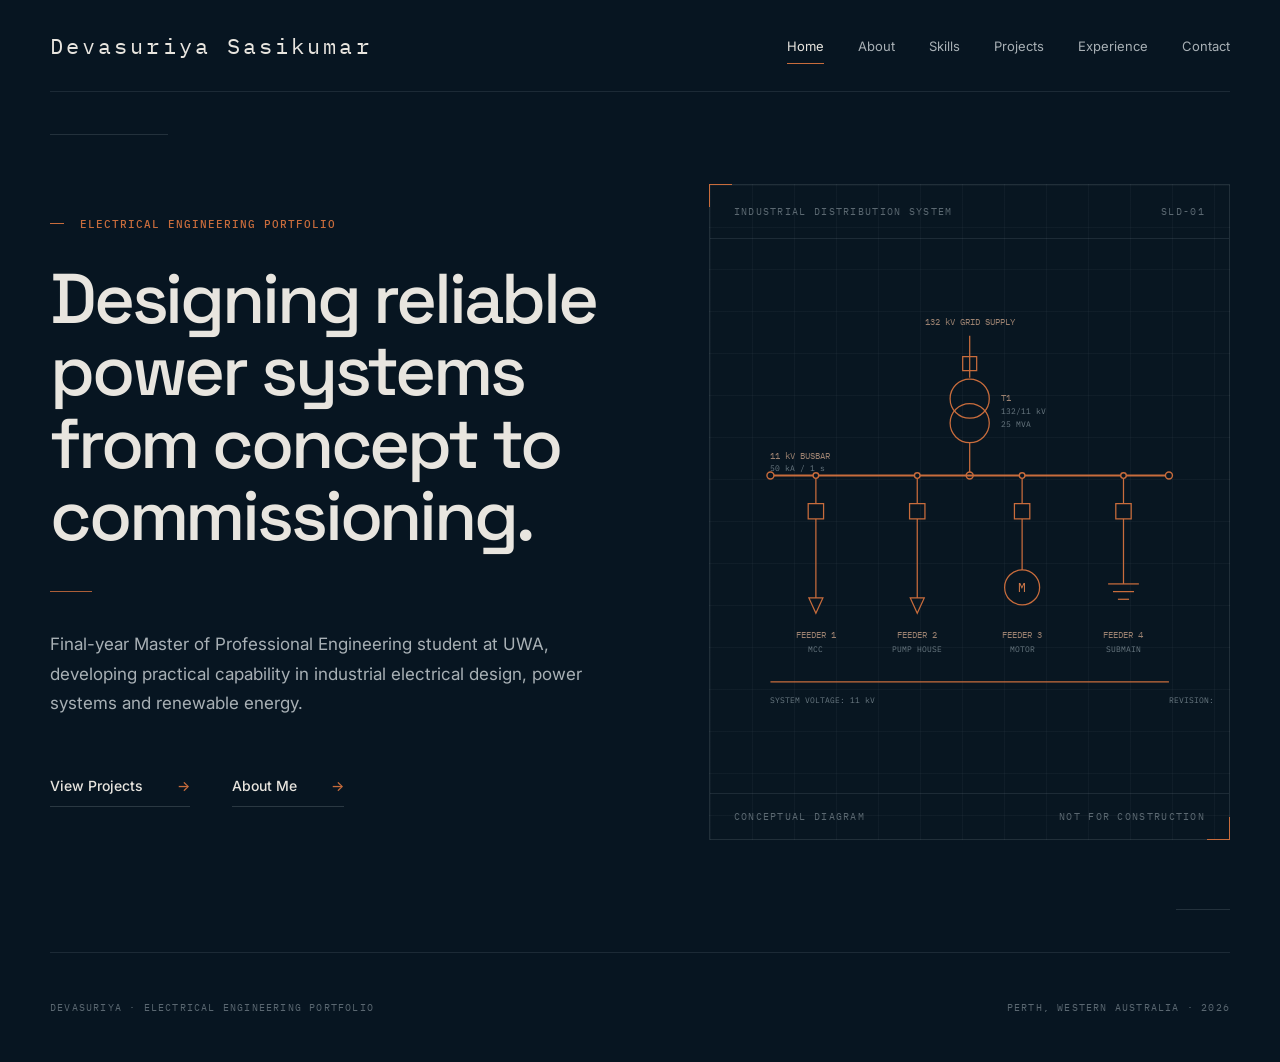
<file: index.html>
<!DOCTYPE html>
<html lang="en">

<head>
    <meta charset="UTF-8">

    <meta
        name="viewport"
        content="width=device-width, initial-scale=1.0"
    >

    <title>Devasuriya | Electrical Engineering Portfolio</title>

    <meta
        name="description"
        content="Electrical engineering portfolio focused on industrial electrical design, power systems and renewable energy."
    >

    <link rel="preconnect" href="https://fonts.googleapis.com">

    <link
        rel="preconnect"
        href="https://fonts.gstatic.com"
        crossorigin
    >

    <link
        href="https://fonts.googleapis.com/css2?family=IBM+Plex+Mono:wght@400;500&family=Inter:wght@400;500&family=Space+Grotesk:wght@400;500;600&display=swap"
        rel="stylesheet"
    >

    <link rel="stylesheet" href="style.css?v=4">
</head>

<body class="home-page">

    <!-- ==============================
         HEADER
         ============================== -->

    <header class="site-header">

        <a class="logo" href="index.html">
            Devasuriya Sasikumar
        </a>

        <nav aria-label="Main navigation">
            <a class="active" href="index.html">Home</a>
            <a href="about.html">About</a>
            <a href="skills.html">Skills</a>
            <a href="projects.html">Projects</a>
            <a href="experience.html">Experience</a>
            <a href="contact.html">Contact</a>
        </nav>

    </header>

    <!-- ==============================
         MAIN CONTENT
         ============================== -->

    <main>

        <section class="hero">

            <!-- Left side -->

            <div class="hero-content">

                <p class="section-label">
                    Electrical Engineering Portfolio
                </p>

                <h1>
                    Designing reliable power systems from concept to
                    commissioning.
                </h1>

                <div class="heading-line"></div>

                <p class="introduction">
                    Final-year Master of Professional Engineering student at
                    UWA, developing practical capability in industrial
                    electrical design, power systems and renewable energy.
                </p>

                <div class="hero-buttons">

                    <a
                        class="primary-button"
                        href="projects.html"
                    >
                        <span>View Projects</span>
                        <span aria-hidden="true">→</span>
                    </a>

                    <a
                        class="secondary-button"
                        href="about.html"
                    >
                        <span>About Me</span>
                        <span aria-hidden="true">→</span>
                    </a>

                </div>

            </div>

            <!-- Right side: conceptual SLD -->

            <div class="diagram-container">

                <div class="diagram-title">
                    <span>INDUSTRIAL DISTRIBUTION SYSTEM</span>
                    <span>SLD-01</span>
                </div>

                <svg
                    class="single-line-diagram"
                    viewBox="0 0 700 600"
                    role="img"
                    aria-labelledby="diagram-heading diagram-description"
                >

                    <title id="diagram-heading">
                        Industrial electrical distribution system
                    </title>

                    <desc id="diagram-description">
                        Conceptual single-line diagram showing a grid supply,
                        transformer, switchboard and four outgoing feeders.
                    </desc>

                    <!-- Grid supply -->

                    <text
                        x="350"
                        y="30"
                        class="diagram-text centre"
                    >
                        132 kV GRID SUPPLY
                    </text>

                    <line
                        x1="350"
                        y1="45"
                        x2="350"
                        y2="105"
                        class="electrical-line"
                    />

                    <!-- Incoming circuit breaker -->

                    <rect
                        x="340"
                        y="75"
                        width="20"
                        height="20"
                        class="device"
                    />

                    <!-- Transformer -->

                    <circle
                        cx="350"
                        cy="135"
                        r="28"
                        class="electrical-symbol"
                    />

                    <circle
                        cx="350"
                        cy="170"
                        r="28"
                        class="electrical-symbol"
                    />

                    <text
                        x="395"
                        y="138"
                        class="diagram-text"
                    >
                        T1
                    </text>

                    <text
                        x="395"
                        y="157"
                        class="diagram-text small"
                    >
                        132/11 kV
                    </text>

                    <text
                        x="395"
                        y="176"
                        class="diagram-text small"
                    >
                        25 MVA
                    </text>

                    <!-- Transformer-to-bus connection -->

                    <line
                        x1="350"
                        y1="198"
                        x2="350"
                        y2="245"
                        class="electrical-line"
                    />

                    <circle
                        cx="350"
                        cy="245"
                        r="5"
                        class="connection-point"
                    />

                    <!-- Main switchboard bus -->

                    <line
                        x1="65"
                        y1="245"
                        x2="635"
                        y2="245"
                        class="bus-line"
                    />

                    <circle
                        cx="65"
                        cy="245"
                        r="5"
                        class="connection-point"
                    />

                    <circle
                        cx="635"
                        cy="245"
                        r="5"
                        class="connection-point"
                    />

                    <text
                        x="65"
                        y="222"
                        class="diagram-text"
                    >
                        11 kV BUSBAR
                    </text>

                    <text
                        x="65"
                        y="238"
                        class="diagram-text small"
                    >
                        50 kA / 1 s
                    </text>

                    <!-- ==============================
                         FEEDER 1 – MCC
                         ============================== -->

                    <g class="feeder">

                        <line
                            x1="130"
                            y1="245"
                            x2="130"
                            y2="285"
                            class="electrical-line"
                        />

                        <circle
                            cx="130"
                            cy="245"
                            r="4"
                            class="connection-point"
                        />

                        <!-- Circuit breaker -->

                        <rect
                            x="119"
                            y="285"
                            width="22"
                            height="22"
                            class="device"
                        />

                        <line
                            x1="130"
                            y1="307"
                            x2="130"
                            y2="420"
                            class="electrical-line"
                        />

                        <!-- Feeder arrow -->

                        <polygon
                            points="120,420 140,420 130,442"
                            class="electrical-symbol"
                        />

                        <text
                            x="130"
                            y="477"
                            class="diagram-text centre"
                        >
                            FEEDER 1
                        </text>

                        <text
                            x="130"
                            y="498"
                            class="diagram-text small centre"
                        >
                            MCC
                        </text>

                    </g>

                    <!-- ==============================
                         FEEDER 2 – PUMP HOUSE
                         ============================== -->

                    <g class="feeder">

                        <line
                            x1="275"
                            y1="245"
                            x2="275"
                            y2="285"
                            class="electrical-line"
                        />

                        <circle
                            cx="275"
                            cy="245"
                            r="4"
                            class="connection-point"
                        />

                        <rect
                            x="264"
                            y="285"
                            width="22"
                            height="22"
                            class="device"
                        />

                        <line
                            x1="275"
                            y1="307"
                            x2="275"
                            y2="420"
                            class="electrical-line"
                        />

                        <polygon
                            points="265,420 285,420 275,442"
                            class="electrical-symbol"
                        />

                        <text
                            x="275"
                            y="477"
                            class="diagram-text centre"
                        >
                            FEEDER 2
                        </text>

                        <text
                            x="275"
                            y="498"
                            class="diagram-text small centre"
                        >
                            PUMP HOUSE
                        </text>

                    </g>

                    <!-- ==============================
                         FEEDER 3 – MOTOR
                         ============================== -->

                    <g class="feeder">

                        <line
                            x1="425"
                            y1="245"
                            x2="425"
                            y2="285"
                            class="electrical-line"
                        />

                        <circle
                            cx="425"
                            cy="245"
                            r="4"
                            class="connection-point"
                        />

                        <rect
                            x="414"
                            y="285"
                            width="22"
                            height="22"
                            class="device"
                        />

                        <line
                            x1="425"
                            y1="307"
                            x2="425"
                            y2="380"
                            class="electrical-line"
                        />

                        <!-- Motor -->

                        <circle
                            cx="425"
                            cy="405"
                            r="25"
                            class="electrical-symbol"
                        />

                        <text
                            x="425"
                            y="412"
                            class="motor-text centre"
                        >
                            M
                        </text>

                        <text
                            x="425"
                            y="477"
                            class="diagram-text centre"
                        >
                            FEEDER 3
                        </text>

                        <text
                            x="425"
                            y="498"
                            class="diagram-text small centre"
                        >
                            MOTOR
                        </text>

                    </g>

                    <!-- ==============================
                         FEEDER 4 – SUBMAIN
                         ============================== -->

                    <g class="feeder">

                        <line
                            x1="570"
                            y1="245"
                            x2="570"
                            y2="285"
                            class="electrical-line"
                        />

                        <circle
                            cx="570"
                            cy="245"
                            r="4"
                            class="connection-point"
                        />

                        <rect
                            x="559"
                            y="285"
                            width="22"
                            height="22"
                            class="device"
                        />

                        <line
                            x1="570"
                            y1="307"
                            x2="570"
                            y2="400"
                            class="electrical-line"
                        />

                        <!-- Earth symbol -->

                        <line
                            x1="548"
                            y1="400"
                            x2="592"
                            y2="400"
                            class="electrical-line"
                        />

                        <line
                            x1="555"
                            y1="411"
                            x2="585"
                            y2="411"
                            class="electrical-line"
                        />

                        <line
                            x1="562"
                            y1="422"
                            x2="578"
                            y2="422"
                            class="electrical-line"
                        />

                        <text
                            x="570"
                            y="477"
                            class="diagram-text centre"
                        >
                            FEEDER 4
                        </text>

                        <text
                            x="570"
                            y="498"
                            class="diagram-text small centre"
                        >
                            SUBMAIN
                        </text>

                    </g>

                    <!-- Diagram information -->

                    <line
                        x1="65"
                        y1="540"
                        x2="635"
                        y2="540"
                        class="electrical-line"
                    />

                    <text
                        x="65"
                        y="570"
                        class="diagram-text small"
                    >
                        SYSTEM VOLTAGE: 11 kV
                    </text>

                    <text
                        x="635"
                        y="570"
                        class="diagram-text small diagram-right"
                    >
                        REVISION: CONCEPT
                    </text>

                </svg>

                <div class="diagram-footer">
                    <span>CONCEPTUAL DIAGRAM</span>
                    <span>NOT FOR CONSTRUCTION</span>
                </div>

            </div>

        </section>

    </main>

    <!-- ==============================
         FOOTER
         ============================== -->

    <footer>

        <span>
            DEVASURIYA · ELECTRICAL ENGINEERING PORTFOLIO
        </span>

        <span>
            PERTH, WESTERN AUSTRALIA · 2026
        </span>

    </footer>

</body>

</html>
</file>
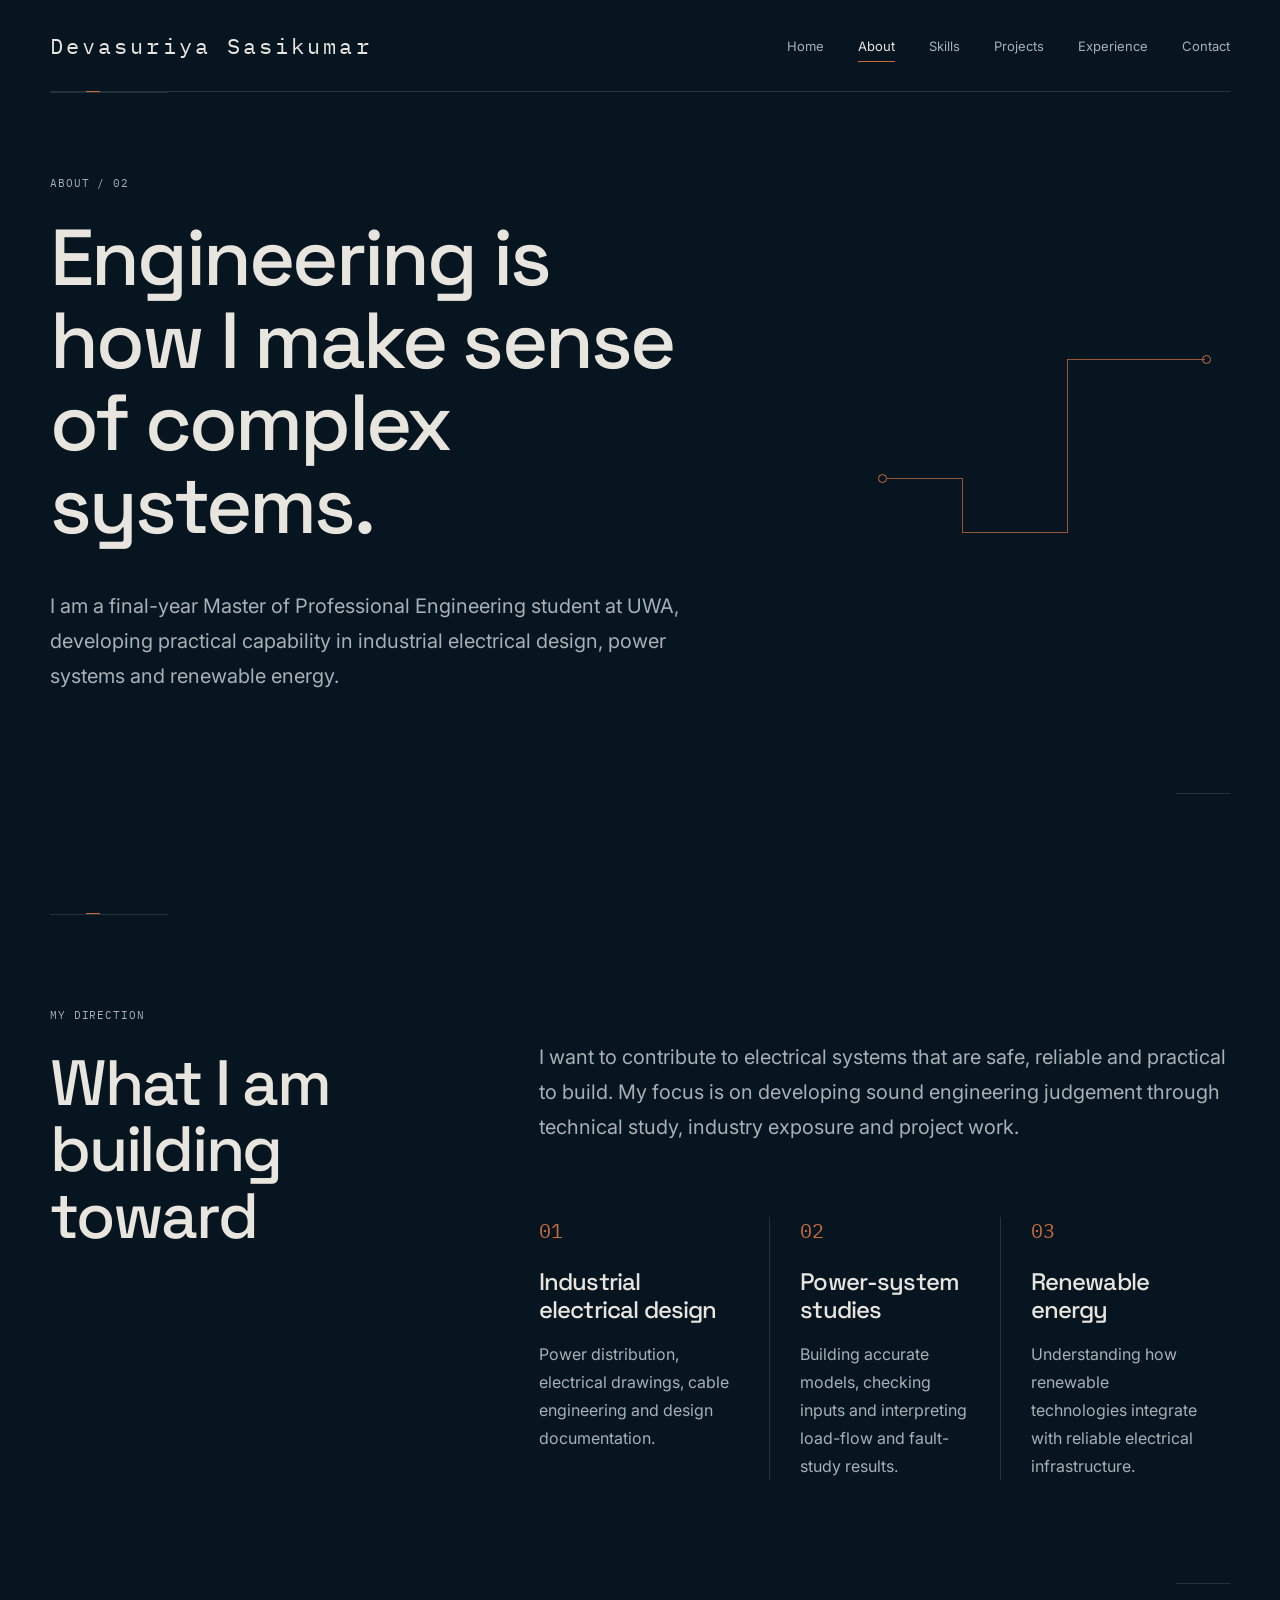
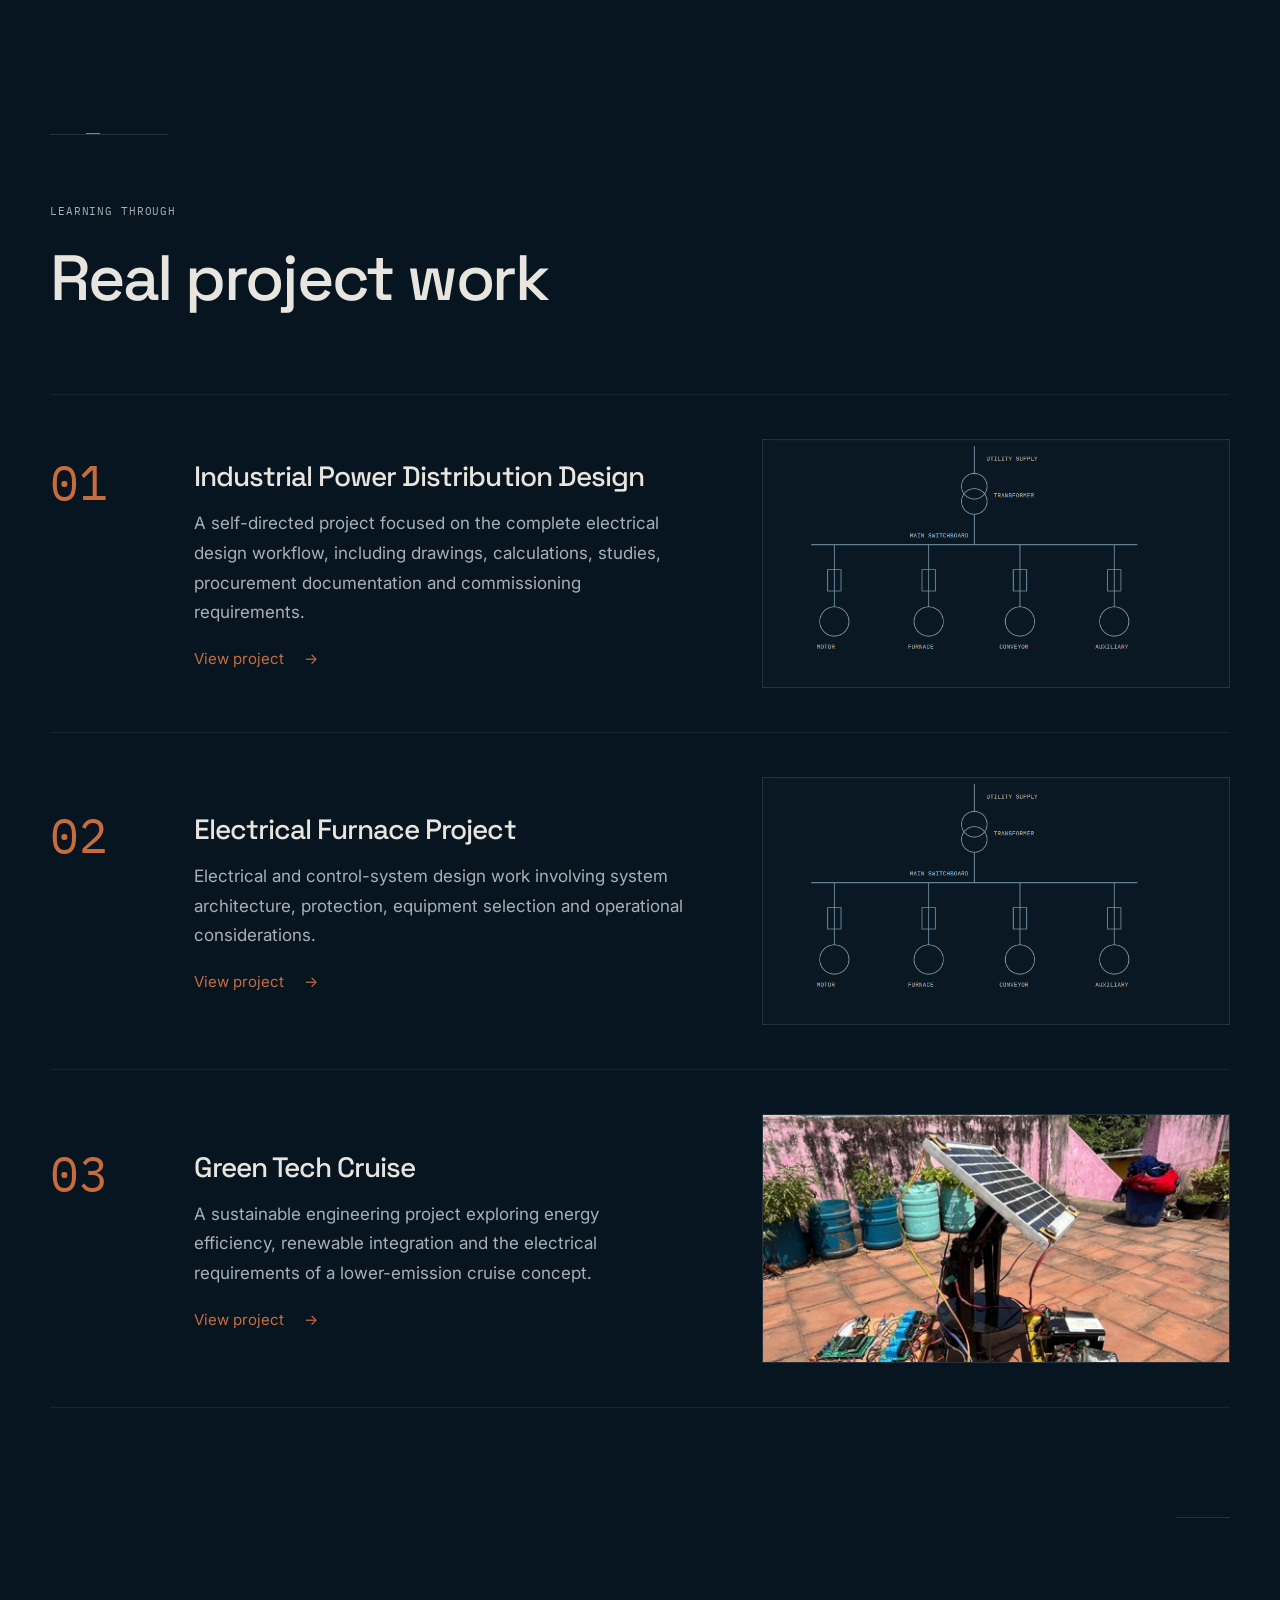
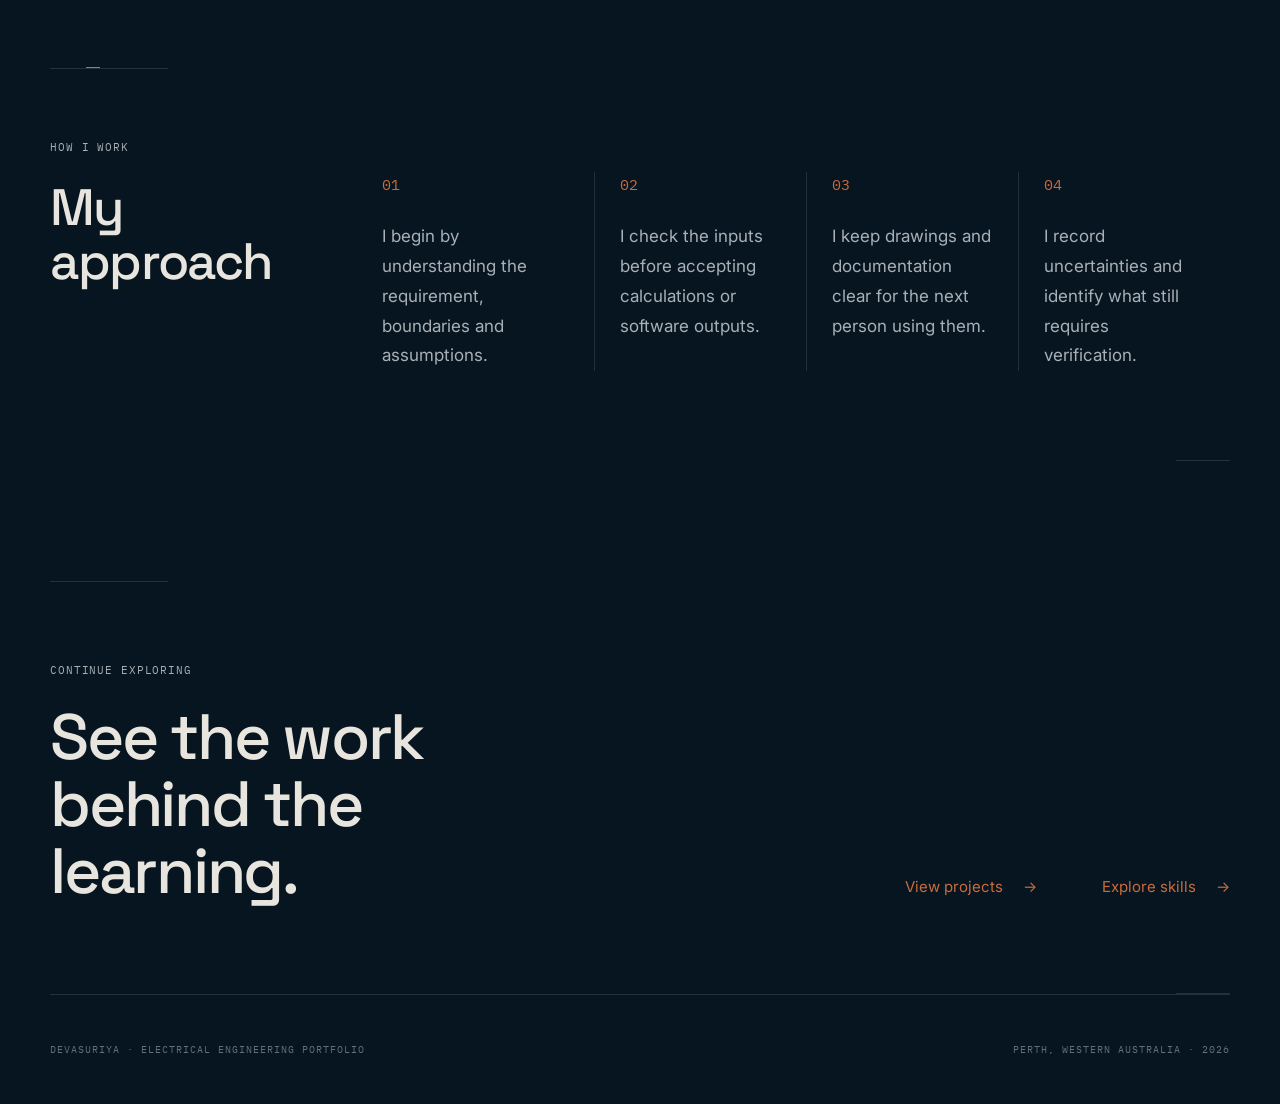
<file: about.html>
<!DOCTYPE html>
<html lang="en">

<head>
    <meta charset="UTF-8">

    <meta
        name="viewport"
        content="width=device-width, initial-scale=1.0"
    >

    <title>About | Devasuriya</title>

    <meta
        name="description"
        content="About Devasuriya, a final-year electrical and electronic engineering student based in Perth."
    >

    <!-- Fonts -->
    <link rel="preconnect" href="https://fonts.googleapis.com">

    <link
        rel="preconnect"
        href="https://fonts.gstatic.com"
        crossorigin
    >

    <link
        href="https://fonts.googleapis.com/css2?family=IBM+Plex+Mono:wght@400;500&family=Inter:wght@400;500&family=Space+Grotesk:wght@400;500;600&display=swap"
        rel="stylesheet"
    >

    <!-- Existing website CSS -->
    <link rel="stylesheet" href="style.css">

    <!-- About-page CSS -->
    <link rel="stylesheet" href="about-page.css">
</head>

<body class="about-page">

    <header class="site-header">

        <a class="logo" href="index.html">
            Devasuriya Sasikumar
        </a>

        <button
            class="menu-button"
            type="button"
            aria-expanded="false"
            aria-controls="main-navigation"
        >
            Menu
        </button>

        <nav id="main-navigation" aria-label="Main navigation">
            <a href="index.html">Home</a>
            <a class="active" href="about.html">About</a>
            <a href="skills.html">Skills</a>
            <a href="projects.html">Projects</a>
            <a href="experience.html">Experience</a>
            <a href="contact.html">Contact</a>
        </nav>

    </header>

    <main class="about-main">

        <!-- About introduction -->

        <section class="about-hero bordered-section">

            <span class="border-accent" aria-hidden="true"></span>

            <div class="hero-copy">

                <p class="technical-label">
                    About / 02
                </p>

                <h1>
                    Engineering is how I make sense of complex systems.
                </h1>

                <p class="hero-introduction">
                    I am a final-year Master of Professional Engineering student
                    at UWA, developing practical capability in industrial
                    electrical design, power systems and renewable energy.
                </p>

            </div>

            <div class="signal-line" aria-hidden="true">

                <span class="signal-dot signal-start"></span>
                <span class="signal-part part-one"></span>
                <span class="signal-part part-two"></span>
                <span class="signal-part part-three"></span>
                <span class="signal-part part-four"></span>
                <span class="signal-part part-five"></span>
                <span class="signal-dot signal-end"></span>

            </div>

        </section>

        <!-- Technical direction -->

        <section class="direction-section bordered-section">

            <span class="border-accent" aria-hidden="true"></span>

            <div class="section-heading">

                <p class="technical-label">
                    My Direction
                </p>

                <h2>
                    What I am building toward
                </h2>

            </div>

            <div class="direction-content">

                <p class="section-lead">
                    I want to contribute to electrical systems that are safe,
                    reliable and practical to build. My focus is on developing
                    sound engineering judgement through technical study,
                    industry exposure and project work.
                </p>

                <div class="focus-list">

                    <article class="focus-item">

                        <span class="focus-number">01</span>

                        <h3>
                            Industrial electrical design
                        </h3>

                        <p>
                            Power distribution, electrical drawings, cable
                            engineering and design documentation.
                        </p>

                    </article>

                    <article class="focus-item">

                        <span class="focus-number">02</span>

                        <h3>
                            Power-system studies
                        </h3>

                        <p>
                            Building accurate models, checking inputs and
                            interpreting load-flow and fault-study results.
                        </p>

                    </article>

                    <article class="focus-item">

                        <span class="focus-number">03</span>

                        <h3>
                            Renewable energy
                        </h3>

                        <p>
                            Understanding how renewable technologies integrate
                            with reliable electrical infrastructure.
                        </p>

                    </article>

                </div>

            </div>

        </section>

        <!-- Project work -->

        <section class="projects-section bordered-section">

            <span class="border-accent" aria-hidden="true"></span>

            <div class="projects-heading">

                <p class="technical-label">
                    Learning Through
                </p>

                <h2>
                    Real project work
                </h2>

            </div>

            <div class="project-list">

                <article class="project-entry">

                    <div class="project-copy">

                        <span class="project-number">
                            01
                        </span>

                        <div>

                            <h3>
                                Industrial Power Distribution Design
                            </h3>

                            <p>
                                A self-directed project focused on the complete
                                electrical design workflow, including drawings,
                                calculations, studies, procurement documentation
                                and commissioning requirements.
                            </p>

                            <a href="projects.html#industrial-power">
                                View project
                                <span aria-hidden="true">→</span>
                            </a>

                        </div>

                    </div>

                <div class="project-image-placeholder">
                <img
                    src="images/industrial-power.png"
                    alt="Industrial power distribution design project"
                    >
                </div>

                </article>

                <article class="project-entry">

                    <div class="project-copy">

                        <span class="project-number">
                            02
                        </span>

                        <div>

                            <h3>
                                Electrical Furnace Project
                            </h3>

                            <p>
                                Electrical and control-system design work
                                involving system architecture, protection,
                                equipment selection and operational
                                considerations.
                            </p>

                            <a href="projects.html#furnace">
                                View project
                                <span aria-hidden="true">→</span>
                            </a>

                        </div>

                    </div>

                   <div class="project-image-placeholder">
                        <img
                            src="images/industrial-power.png"
                            alt="Electrical furnace design project"
                        >
                    </div>

                </article>

                <article class="project-entry">

                    <div class="project-copy">

                        <span class="project-number">
                            03
                        </span>

                        <div>

                            <h3>
                                Green Tech Cruise
                            </h3>

                            <p>
                                A sustainable engineering project exploring
                                energy efficiency, renewable integration and
                                the electrical requirements of a lower-emission
                                cruise concept.
                            </p>

                            <a href="projects.html#green-tech-cruise">
                                View project
                                <span aria-hidden="true">→</span>
                            </a>

                        </div>

                    </div>

                   <div class="project-image-placeholder">
    <img
        src="images/solar-tracking-ev.png"
        alt="Multi-axis solar-tracking electric vehicle"
    >
</div>
                </article>

            </div>

        </section>

        <!-- Working approach -->

        <section class="working-section bordered-section">

            <span class="border-accent" aria-hidden="true"></span>

            <div class="section-heading">

                <p class="technical-label">
                    How I Work
                </p>

                <h2>
                    My approach
                </h2>

            </div>

            <div class="working-points">

                <p>
                    <span>01</span>
                    I begin by understanding the requirement, boundaries and
                    assumptions.
                </p>

                <p>
                    <span>02</span>
                    I check the inputs before accepting calculations or
                    software outputs.
                </p>

                <p>
                    <span>03</span>
                    I keep drawings and documentation clear for the next
                    person using them.
                </p>

                <p>
                    <span>04</span>
                    I record uncertainties and identify what still requires
                    verification.
                </p>

            </div>

        </section>

        <!-- Next page -->

        <section class="about-next bordered-section">

            <div>

                <p class="technical-label">
                    Continue Exploring
                </p>

                <h2>
                    See the work behind the learning.
                </h2>

            </div>

            <div class="next-links">

                <a href="projects.html">
                    View projects
                    <span aria-hidden="true">→</span>
                </a>

                <a href="skills.html">
                    Explore skills
                    <span aria-hidden="true">→</span>
                </a>

            </div>

        </section>

    </main>

    <footer>

        <span>
            DEVASURIYA · ELECTRICAL ENGINEERING PORTFOLIO
        </span>

        <span>
            PERTH, WESTERN AUSTRALIA · 2026
        </span>

    </footer>

    <script>
        const menuButton = document.querySelector(".menu-button");
        const navigation = document.querySelector("#main-navigation");

        menuButton.addEventListener("click", () => {
            const isOpen =
                menuButton.getAttribute("aria-expanded") === "true";

            menuButton.setAttribute(
                "aria-expanded",
                String(!isOpen)
            );

            navigation.classList.toggle("open");
        });
    </script>

</body>
</html>
</file>
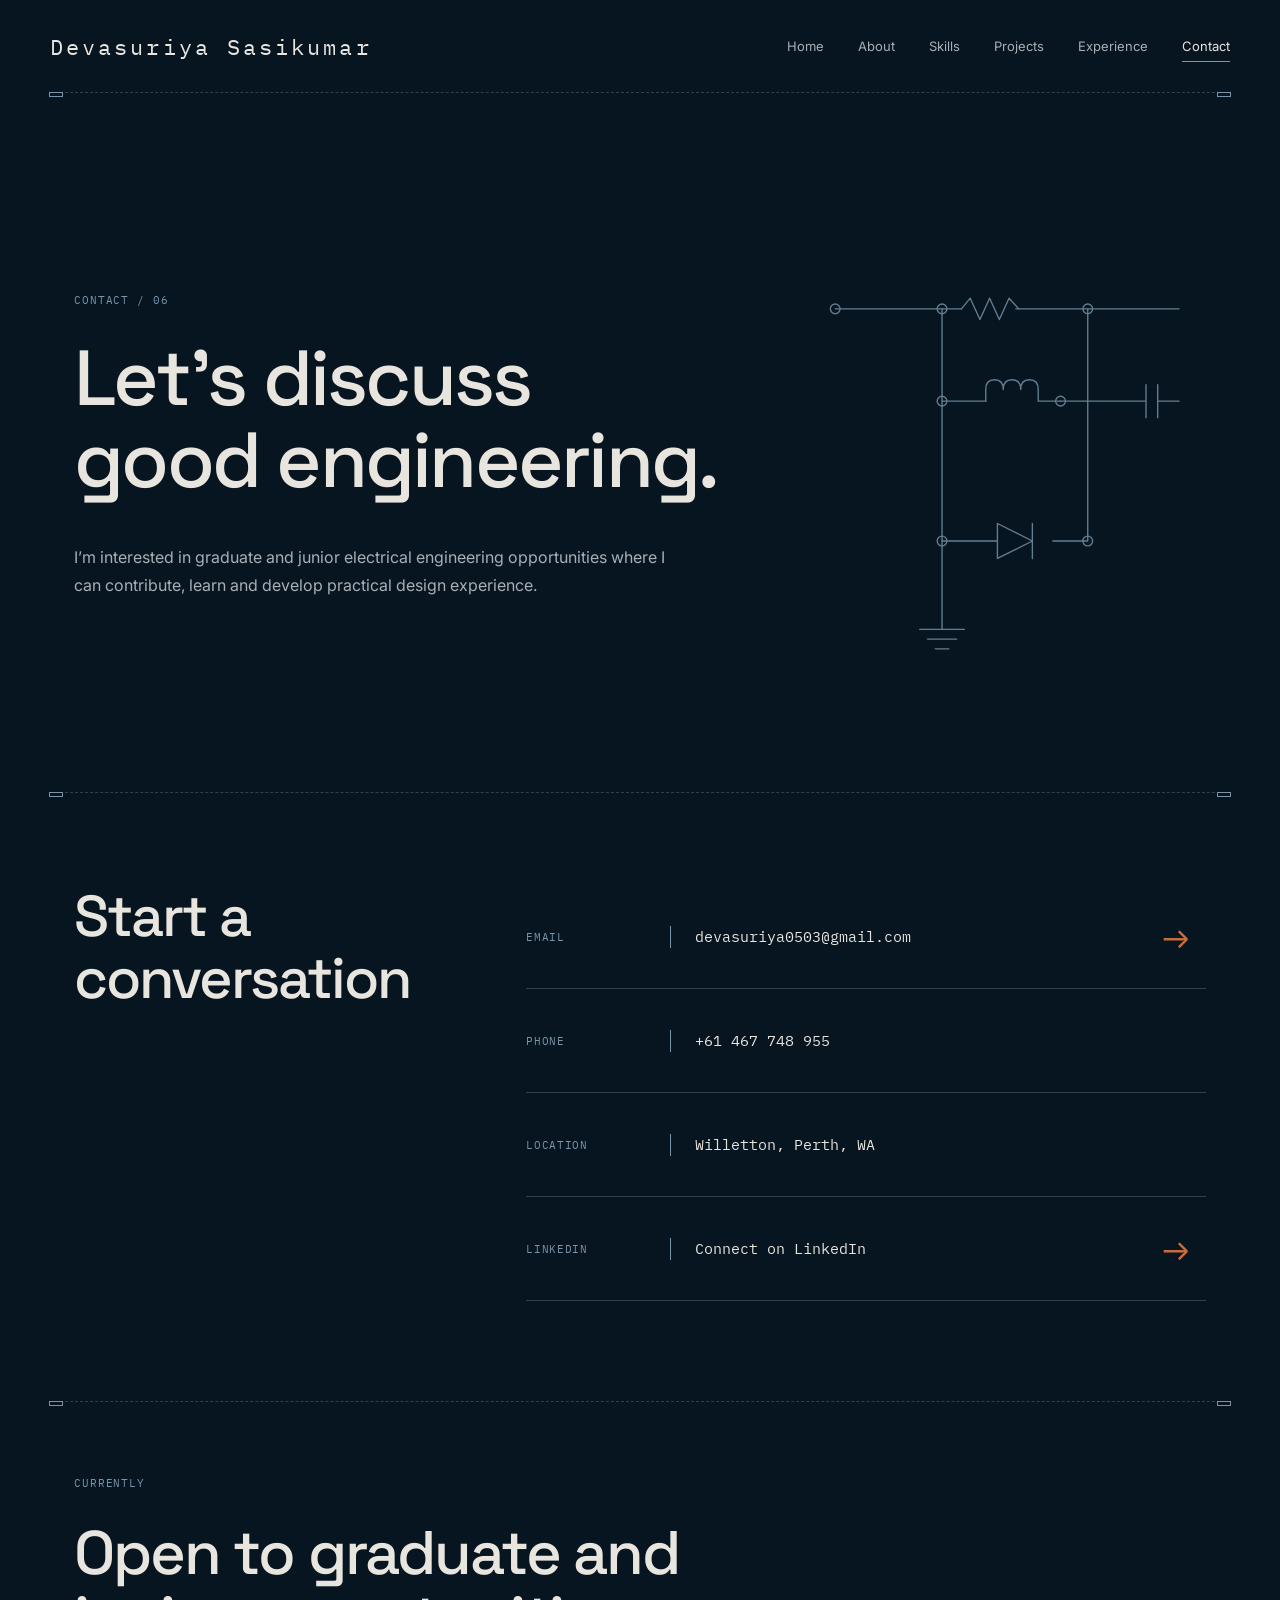
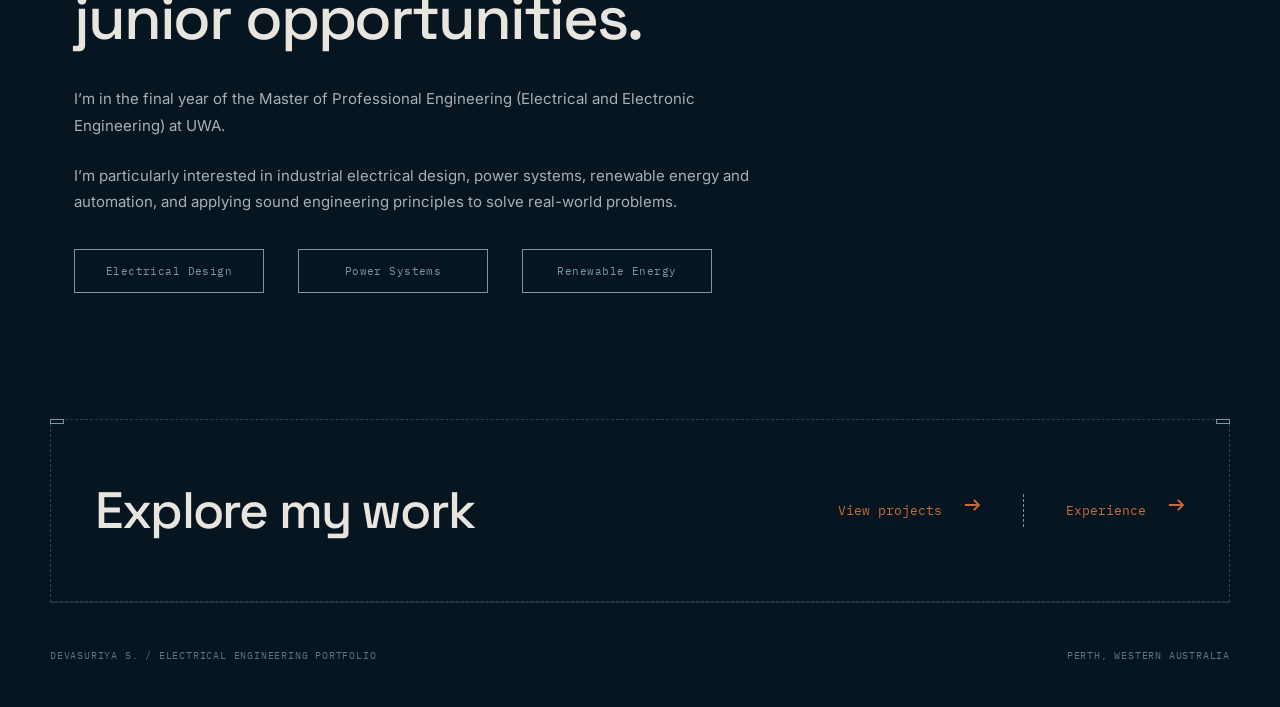
<file: contact.html>
<!DOCTYPE html>
<html lang="en">

<head>
    <meta charset="UTF-8">
    <meta name="viewport" content="width=device-width, initial-scale=1.0">

    <title>Contact | Devasuriya</title>

    <meta
        name="description"
        content="Contact Devasuriya regarding graduate and junior electrical engineering opportunities in Perth, Western Australia."
    >

    <link rel="preconnect" href="https://fonts.googleapis.com">
    <link rel="preconnect" href="https://fonts.gstatic.com" crossorigin>
    <link
        href="https://fonts.googleapis.com/css2?family=IBM+Plex+Mono:wght@400;500&family=Inter:wght@400;500&family=Space+Grotesk:wght@400;500;600&display=swap"
        rel="stylesheet"
    >

    <link rel="stylesheet" href="style.css?v=5">
    <link rel="stylesheet" href="contact-page.css?v=1">
</head>

<body class="contact-page">

    <header class="site-header">
        <a class="logo" href="index.html">Devasuriya Sasikumar</a>

        <button
            class="contact-menu-button"
            type="button"
            aria-expanded="false"
            aria-controls="contact-navigation"
        >
            Menu
        </button>

        <nav id="contact-navigation" aria-label="Main navigation">
            <a href="index.html">Home</a>
            <a href="about.html">About</a>
            <a href="skills.html">Skills</a>
            <a href="projects.html">Projects</a>
            <a href="experience.html">Experience</a>
            <a class="active" href="contact.html" aria-current="page">Contact</a>
        </nav>
    </header>

    <main class="contact-main">

        <section class="contact-hero contact-border-section">
            <div class="hero-copy">
                <p class="contact-label">Contact / 06</p>

                <h1>Let’s discuss<br>good engineering.</h1>

                <p class="hero-summary">
                    I’m interested in graduate and junior electrical engineering
                    opportunities where I can contribute, learn and develop
                    practical design experience.
                </p>
            </div>

            <svg
                class="contact-circuit"
                viewBox="0 0 410 360"
                role="img"
                aria-label="Decorative electrical circuit diagram"
            >
                <g fill="none" stroke="currentColor" stroke-width="1.4" stroke-linecap="round" stroke-linejoin="round">
                    <path d="M28 40h130m56 0h74m0 0h94" />
                    <path d="M158 40l9-11 10 22 10-22 10 22 10-22 10 11" />
                    <path d="M138 40v95h45" />
                    <path d="M183 135v-12q0-10 9-10t9 10q0-10 9-10t9 10q0-10 9-10t9 10v12h23" />
                    <path d="M260 135h88m0-17v34m12-34v34m0-17h22" />
                    <path d="M138 135v144h57m57 0h36V40" />
                    <path d="M195 261v36l36-18-36-18zm36 0v36" />
                    <path d="M138 279v91m-23 0h46m-38 10h30m-22 10h14" />
                    <circle cx="28" cy="40" r="5" />
                    <circle cx="138" cy="40" r="5" />
                    <circle cx="288" cy="40" r="5" />
                    <circle cx="138" cy="135" r="5" />
                    <circle cx="260" cy="135" r="5" />
                    <circle cx="138" cy="279" r="5" />
                    <circle cx="288" cy="279" r="5" />
                </g>
            </svg>
        </section>

        <section class="conversation-section contact-border-section">
            <div class="conversation-heading">
                <h2>Start a<br>conversation</h2>
            </div>

            <address class="contact-details">
                <div class="contact-row">
                    <span class="detail-label">Email</span>
                    <span class="detail-divider" aria-hidden="true"></span>
                    <a href="mailto:devasuriya0503@gmail.com">devasuriya0503@gmail.com</a>
                    <a class="action-arrow" href="mailto:devasuriya0503@gmail.com" aria-label="Email Devasuriya">→</a>
                </div>

                <div class="contact-row">
                    <span class="detail-label">Phone</span>
                    <span class="detail-divider" aria-hidden="true"></span>
                    <a href="tel:+61467748955">+61 467 748 955</a>
                </div>

                <div class="contact-row">
                    <span class="detail-label">Location</span>
                    <span class="detail-divider" aria-hidden="true"></span>
                    <span>Willetton, Perth, WA</span>
                </div>

                <div class="contact-row">
                    <span class="detail-label">LinkedIn</span>
                    <span class="detail-divider" aria-hidden="true"></span>
                    <!-- Replace the URL below with your exact LinkedIn profile URL. -->
                    <a href="https://www.linkedin.com/in/devasuriya-sasikumar-989641200" target="_blank" rel="noopener noreferrer">Connect on LinkedIn</a>
                    <a class="action-arrow" href="https://www.linkedin.com/in/devasuriya-sasikumar-989641200" target="_blank" rel="noopener noreferrer" aria-label="Open LinkedIn profile">→</a>
                </div>
            </address>
        </section>

        <section class="availability-section contact-border-section">
            <p class="contact-label">Currently</p>

            <h2>Open to graduate and<br>junior opportunities.</h2>

            <div class="availability-copy">
                <p>
                    I’m in the final year of the Master of Professional Engineering
                    (Electrical and Electronic Engineering) at UWA.
                </p>

                <p>
                    I’m particularly interested in industrial electrical design,
                    power systems, renewable energy and automation, and applying
                    sound engineering principles to solve real-world problems.
                </p>
            </div>

            <ul class="interest-tags" aria-label="Engineering interests">
                <li>Electrical Design</li>
                <li>Power Systems</li>
                <li>Renewable Energy</li>
            </ul>
        </section>

        <section class="contact-next contact-border-section">
            <h2>Explore my work</h2>

            <div class="contact-next-links">
                <a href="projects.html">View projects <span aria-hidden="true">→</span></a>
                <a href="experience.html">Experience <span aria-hidden="true">→</span></a>
            </div>
        </section>

    </main>

    <footer>
        <span>DEVASURIYA S. / ELECTRICAL ENGINEERING PORTFOLIO</span>
        <span>PERTH, WESTERN AUSTRALIA</span>
    </footer>

    <script>
        const menuButton = document.querySelector(".contact-menu-button");
        const navigation = document.querySelector("#contact-navigation");

        menuButton.addEventListener("click", () => {
            const isOpen = menuButton.getAttribute("aria-expanded") === "true";
            menuButton.setAttribute("aria-expanded", String(!isOpen));
            navigation.classList.toggle("open");
        });
    </script>

</body>
</html>
</file>
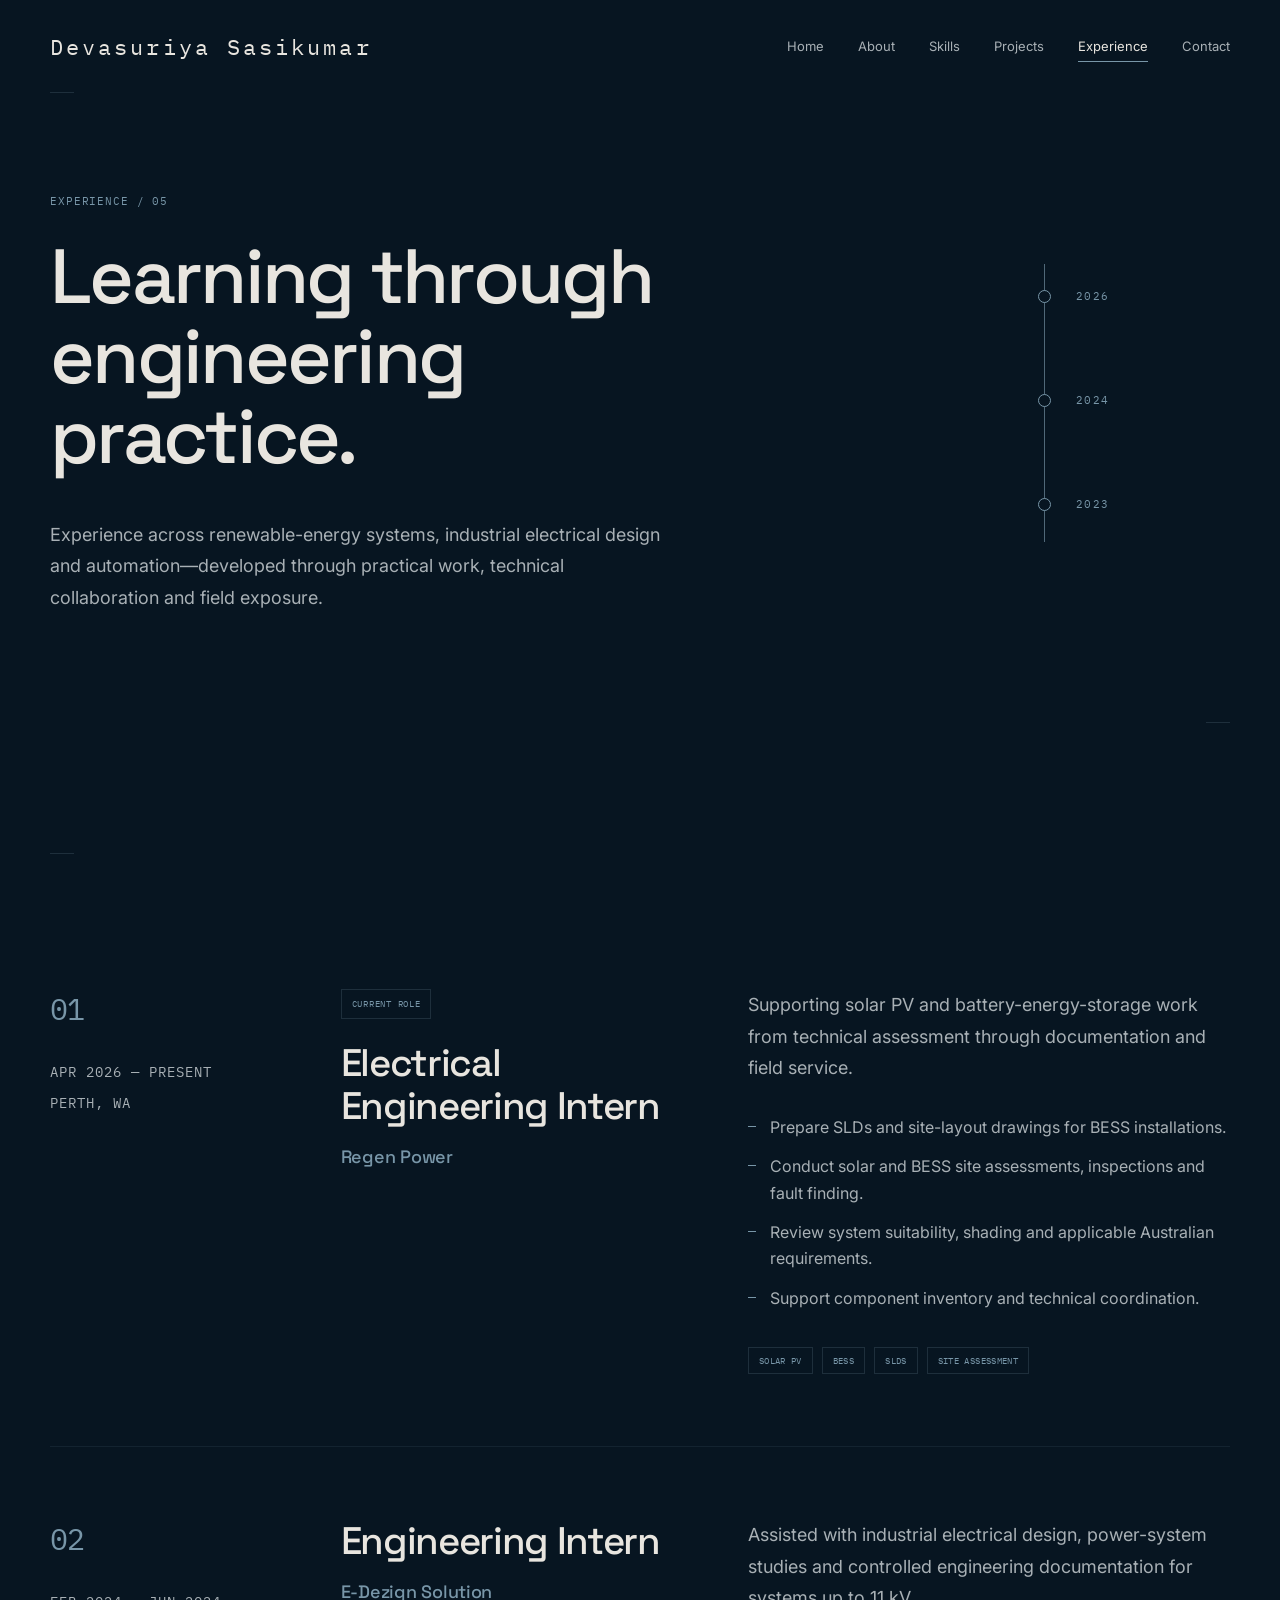
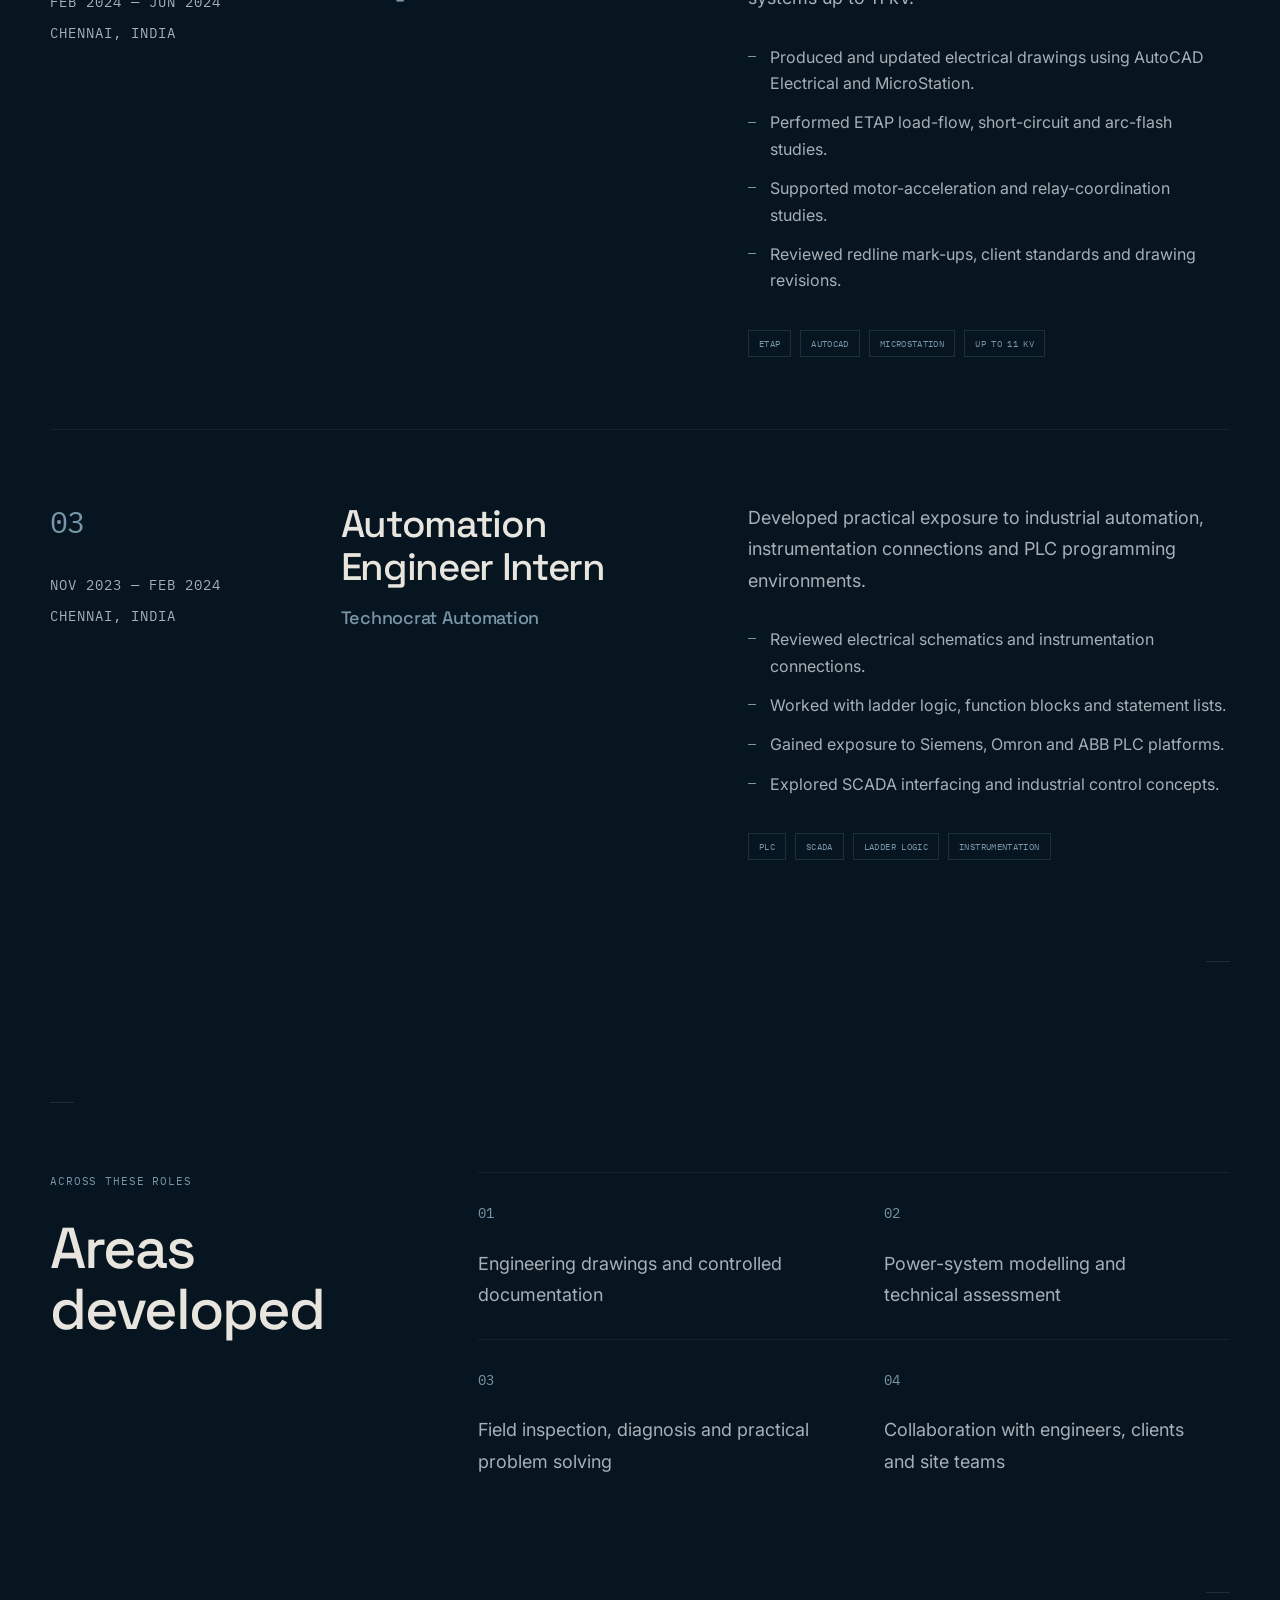
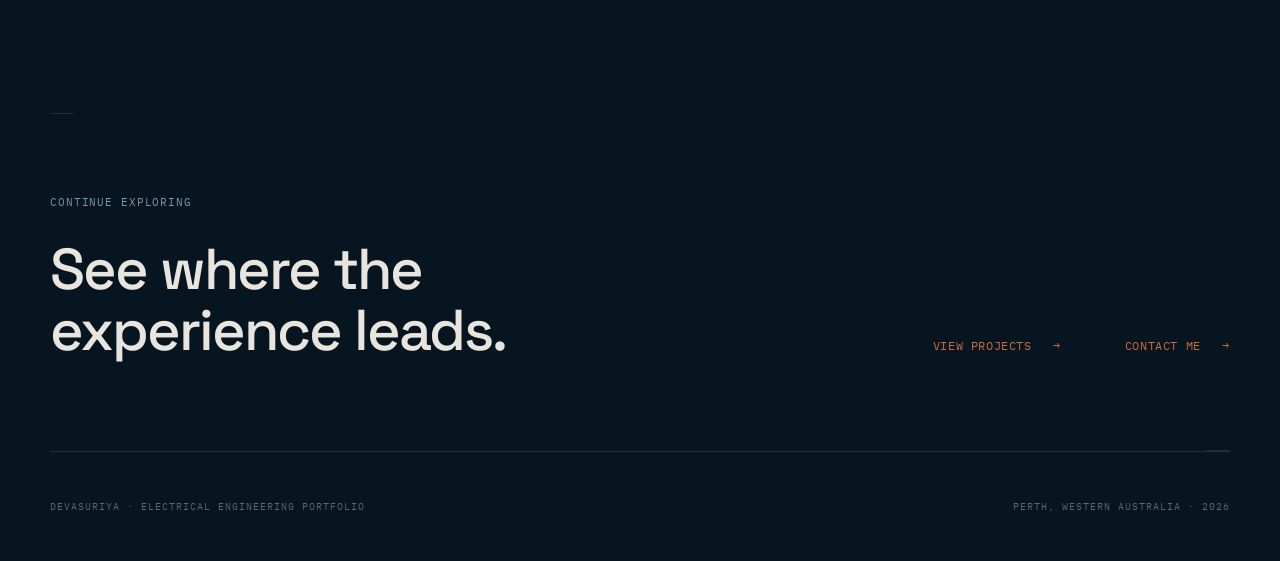
<file: experience.html>
<!DOCTYPE html>
<html lang="en">

<head>
    <meta charset="UTF-8">
    <meta name="viewport" content="width=device-width, initial-scale=1.0">

    <title>Experience | Devasuriya</title>

    <meta
        name="description"
        content="Electrical engineering experience across renewable energy, industrial power-system design and automation."
    >

    <link rel="preconnect" href="https://fonts.googleapis.com">
    <link rel="preconnect" href="https://fonts.gstatic.com" crossorigin>
    <link
        href="https://fonts.googleapis.com/css2?family=IBM+Plex+Mono:wght@400;500&family=Inter:wght@400;500&family=Space+Grotesk:wght@400;500;600&display=swap"
        rel="stylesheet"
    >

    <link rel="stylesheet" href="style.css?v=5">
    <link rel="stylesheet" href="experience-page.css?v=1">
</head>

<body class="experience-page">

    <header class="site-header">
        <a class="logo" href="index.html">Devasuriya Sasikumar</a>

        <button
            class="experience-menu-button"
            type="button"
            aria-expanded="false"
            aria-controls="experience-navigation"
        >
            Menu
        </button>

        <nav id="experience-navigation" aria-label="Main navigation">
            <a href="index.html">Home</a>
            <a href="about.html">About</a>
            <a href="skills.html">Skills</a>
            <a href="projects.html">Projects</a>
            <a class="active" href="experience.html" aria-current="page">Experience</a>
            <a href="contact.html">Contact</a>
        </nav>
    </header>

    <main class="experience-main">

        <section class="experience-hero experience-border-section">
            <div>
                <p class="experience-label">Experience / 05</p>

                <h1>
                    Learning through<br>
                    engineering practice.
                </h1>

                <p class="hero-summary">
                    Experience across renewable-energy systems, industrial
                    electrical design and automation—developed through practical
                    work, technical collaboration and field exposure.
                </p>
            </div>

            <div class="experience-motif" aria-hidden="true">
                <span class="motif-axis"></span>
                <span class="motif-node node-one"></span>
                <span class="motif-node node-two"></span>
                <span class="motif-node node-three"></span>
                <span class="motif-label label-one">2026</span>
                <span class="motif-label label-two">2024</span>
                <span class="motif-label label-three">2023</span>
            </div>
        </section>

        <section class="experience-list experience-border-section" aria-label="Work experience">

            <article class="role role-current">
                <div class="role-meta">
                    <span class="role-number">01</span>
                    <p>APR 2026 — PRESENT</p>
                    <p>PERTH, WA</p>
                </div>

                <div class="role-summary">
                    <p class="role-status">Current role</p>
                    <h2>Electrical Engineering Intern</h2>
                    <h3>Regen Power</h3>
                </div>

                <div class="role-details">
                    <p>
                        Supporting solar PV and battery-energy-storage work from
                        technical assessment through documentation and field service.
                    </p>

                    <ul>
                        <li>Prepare SLDs and site-layout drawings for BESS installations.</li>
                        <li>Conduct solar and BESS site assessments, inspections and fault finding.</li>
                        <li>Review system suitability, shading and applicable Australian requirements.</li>
                        <li>Support component inventory and technical coordination.</li>
                    </ul>

                    <div class="role-tools" aria-label="Tools and areas">
                        <span>Solar PV</span>
                        <span>BESS</span>
                        <span>SLDs</span>
                        <span>Site assessment</span>
                    </div>
                </div>
            </article>

            <article class="role">
                <div class="role-meta">
                    <span class="role-number">02</span>
                    <p>FEB 2024 — JUN 2024</p>
                    <p>CHENNAI, INDIA</p>
                </div>

                <div class="role-summary">
                    <h2>Engineering Intern</h2>
                    <h3>E-Dezign Solution</h3>
                </div>

                <div class="role-details">
                    <p>
                        Assisted with industrial electrical design, power-system
                        studies and controlled engineering documentation for systems
                        up to 11 kV.
                    </p>

                    <ul>
                        <li>Produced and updated electrical drawings using AutoCAD Electrical and MicroStation.</li>
                        <li>Performed ETAP load-flow, short-circuit and arc-flash studies.</li>
                        <li>Supported motor-acceleration and relay-coordination studies.</li>
                        <li>Reviewed redline mark-ups, client standards and drawing revisions.</li>
                    </ul>

                    <div class="role-tools" aria-label="Tools and areas">
                        <span>ETAP</span>
                        <span>AutoCAD</span>
                        <span>MicroStation</span>
                        <span>Up to 11 kV</span>
                    </div>
                </div>
            </article>

            <article class="role">
                <div class="role-meta">
                    <span class="role-number">03</span>
                    <p>NOV 2023 — FEB 2024</p>
                    <p>CHENNAI, INDIA</p>
                </div>

                <div class="role-summary">
                    <h2>Automation Engineer Intern</h2>
                    <h3>Technocrat Automation</h3>
                </div>

                <div class="role-details">
                    <p>
                        Developed practical exposure to industrial automation,
                        instrumentation connections and PLC programming environments.
                    </p>

                    <ul>
                        <li>Reviewed electrical schematics and instrumentation connections.</li>
                        <li>Worked with ladder logic, function blocks and statement lists.</li>
                        <li>Gained exposure to Siemens, Omron and ABB PLC platforms.</li>
                        <li>Explored SCADA interfacing and industrial control concepts.</li>
                    </ul>

                    <div class="role-tools" aria-label="Tools and areas">
                        <span>PLC</span>
                        <span>SCADA</span>
                        <span>Ladder logic</span>
                        <span>Instrumentation</span>
                    </div>
                </div>
            </article>

        </section>

        <section class="developed-section experience-border-section">
            <div class="section-heading">
                <p class="experience-label">Across these roles</p>
                <h2>Areas developed</h2>
            </div>

            <div class="developed-grid">
                <p><span>01</span>Engineering drawings and controlled documentation</p>
                <p><span>02</span>Power-system modelling and technical assessment</p>
                <p><span>03</span>Field inspection, diagnosis and practical problem solving</p>
                <p><span>04</span>Collaboration with engineers, clients and site teams</p>
            </div>
        </section>

        <section class="experience-next experience-border-section">
            <div>
                <p class="experience-label">Continue exploring</p>
                <h2>See where the experience leads.</h2>
            </div>

            <div class="experience-next-links">
                <a href="projects.html">View projects <span aria-hidden="true">→</span></a>
                <a href="contact.html">Contact me <span aria-hidden="true">→</span></a>
            </div>
        </section>

    </main>

    <footer>
        <span>DEVASURIYA · ELECTRICAL ENGINEERING PORTFOLIO</span>
        <span>PERTH, WESTERN AUSTRALIA · 2026</span>
    </footer>

    <script>
        const menuButton = document.querySelector(".experience-menu-button");
        const navigation = document.querySelector("#experience-navigation");

        menuButton.addEventListener("click", () => {
            const isOpen = menuButton.getAttribute("aria-expanded") === "true";
            menuButton.setAttribute("aria-expanded", String(!isOpen));
            navigation.classList.toggle("open");
        });
    </script>

</body>
</html>
</file>
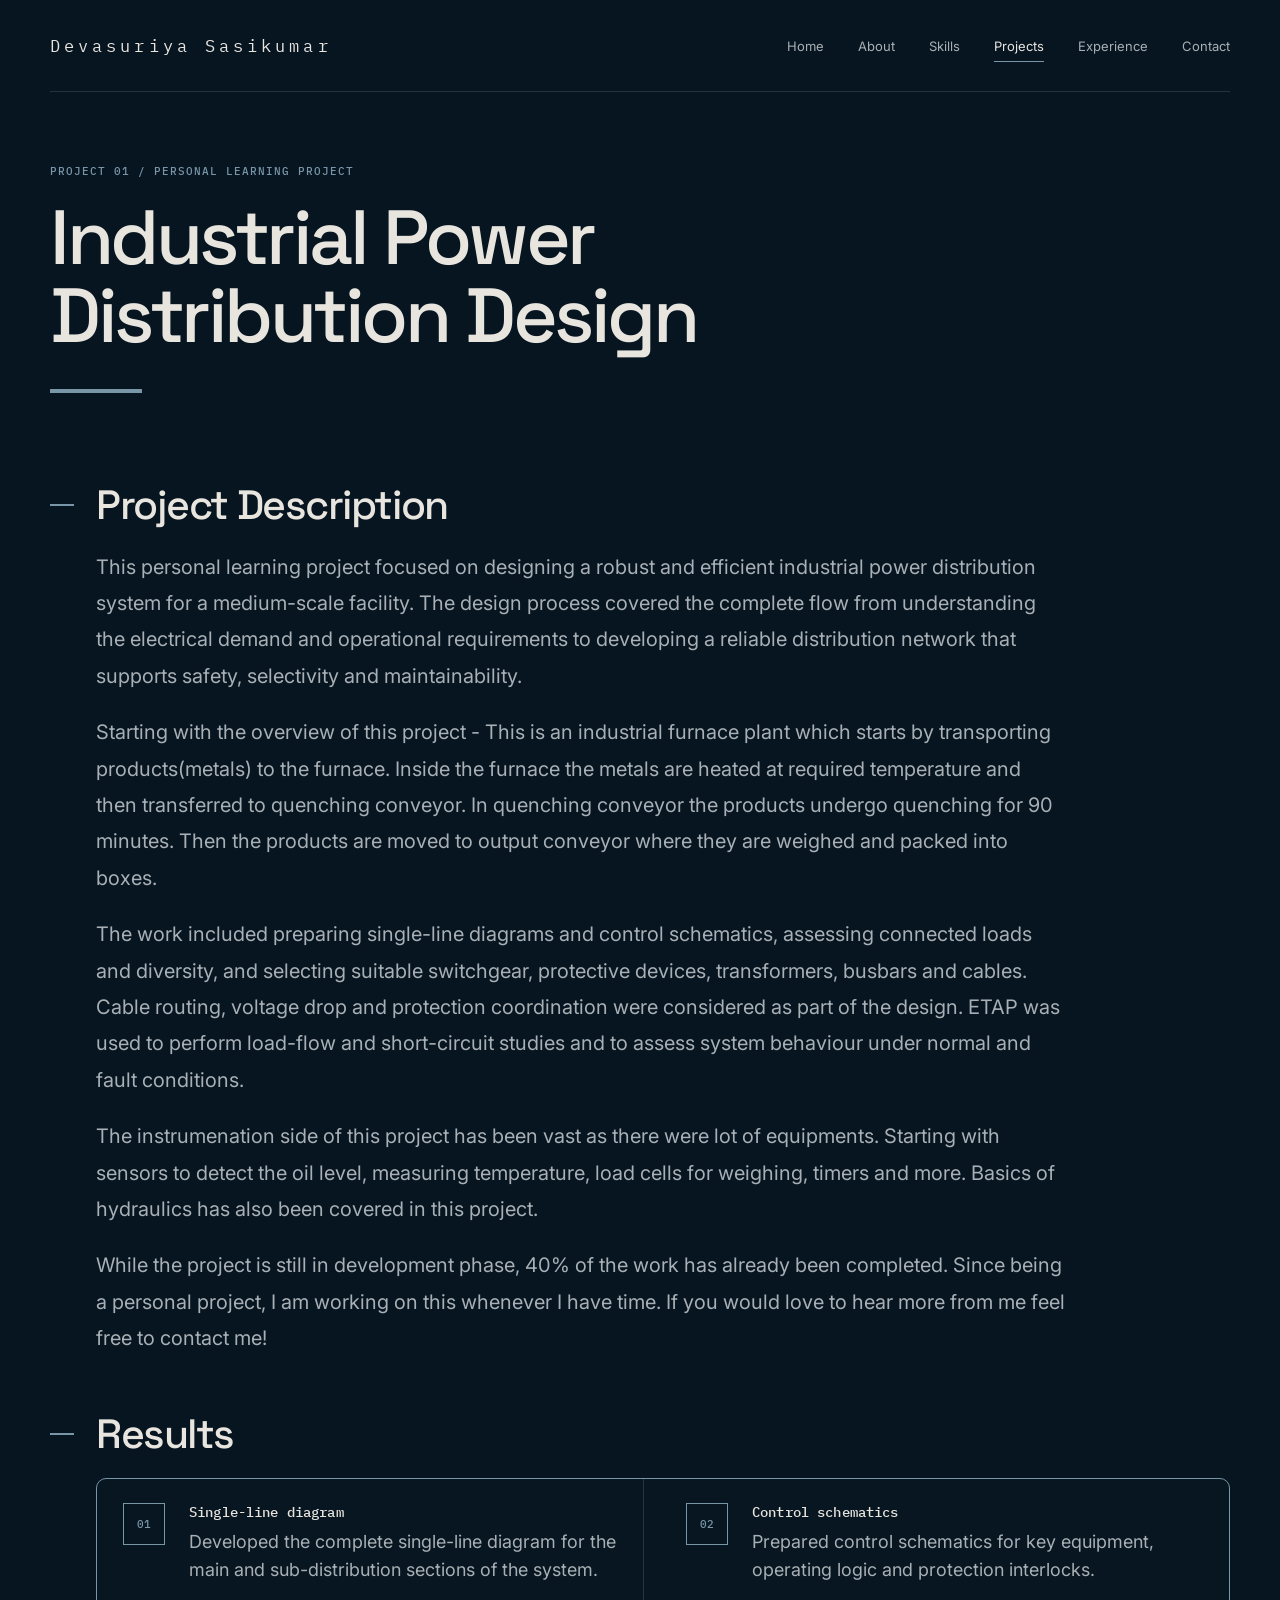
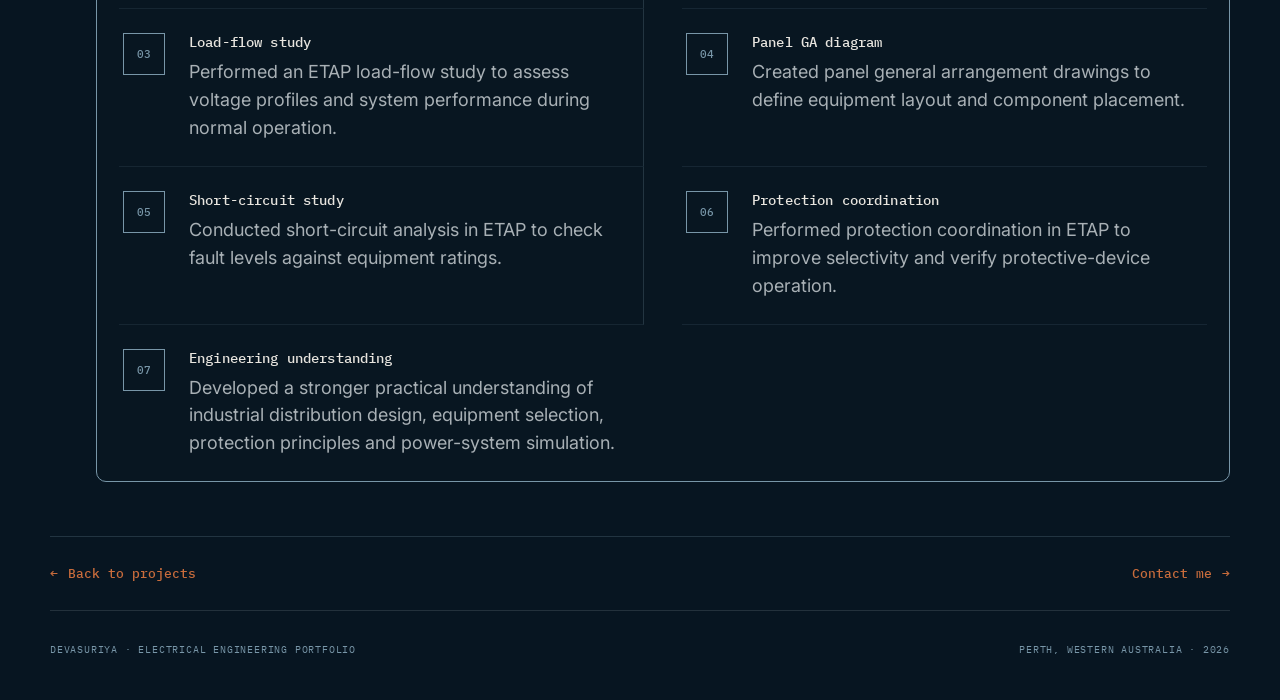
<file: project-industrial-power.html>
<!DOCTYPE html>
<html lang="en">

<head>
    <meta charset="UTF-8">
    <meta name="viewport" content="width=device-width, initial-scale=1.0">

    <title>Industrial Power Distribution Design | Devasuriya</title>

    <meta
        name="description"
        content="A detailed overview of Devasuriya's personal industrial power distribution design learning project and its results."
    >

    <link rel="preconnect" href="https://fonts.googleapis.com">
    <link rel="preconnect" href="https://fonts.gstatic.com" crossorigin>
    <link
        href="https://fonts.googleapis.com/css2?family=IBM+Plex+Mono:wght@400;500&family=Inter:wght@400;500&family=Space+Grotesk:wght@400;500;600&display=swap"
        rel="stylesheet"
    >

    <link rel="stylesheet" href="style.css?v=5">
    <link rel="stylesheet" href="project-industrial-power.css?v=1">
</head>

<body class="power-case-page">

    <header class="site-header">
        <a class="logo" href="index.html">Devasuriya Sasikumar</a>

        <button
            class="case-menu-button"
            type="button"
            aria-expanded="false"
            aria-controls="case-navigation"
        >
            Menu
        </button>

        <nav id="case-navigation" aria-label="Main navigation">
            <a href="index.html">Home</a>
            <a href="about.html">About</a>
            <a href="skills.html">Skills</a>
            <a class="active" href="projects.html" aria-current="page">Projects</a>
            <a href="experience.html">Experience</a>
            <a href="contact.html">Contact</a>
        </nav>
    </header>

    <main class="case-main">

        <section class="case-hero">
            <p class="case-label">Project 01 / Personal learning project</p>
            <h1>Industrial Power<br>Distribution Design</h1>
            <span class="title-line" aria-hidden="true"></span>
        </section>

        <section class="case-section description-section" aria-labelledby="description-title">
            <div class="section-heading">
                <span aria-hidden="true"></span>
                <h2 id="description-title">Project Description</h2>
            </div>

            <div class="section-copy">
                <p>
                    This personal learning project focused on designing a robust and
                    efficient industrial power distribution system for a medium-scale
                    facility. The design process covered the complete flow from
                    understanding the electrical demand and operational requirements
                    to developing a reliable distribution network that supports
                    safety, selectivity and maintainability.
                </p>
                
                <p>
                    Starting with the overview of this project - This is an industrial 
                    furnace plant which starts by transporting products(metals) to the 
                    furnace. Inside the furnace the metals are heated at required temperature 
                    and then transferred to quenching conveyor. In quenching conveyor the 
                    products undergo quenching for 90 minutes. Then the products are moved
                    to output conveyor where they are weighed and packed into boxes.
                </p>
                    

                <p>
                    The work included preparing single-line diagrams and control
                    schematics, assessing connected loads and diversity, and selecting
                    suitable switchgear, protective devices, transformers, busbars and
                    cables. Cable routing, voltage drop and protection coordination
                    were considered as part of the design. ETAP was used to perform
                    load-flow and short-circuit studies and to assess system behaviour
                    under normal and fault conditions.
                </p>
                <p>
                    The instrumenation side of this project has been vast as there were
                    lot of equipments. Starting with sensors to detect the oil level, 
                    measuring temperature, load cells for weighing, timers and more.
                    Basics of hydraulics has also been covered in this project.
                </p>
                <p>
                    While the project is still in development phase, 40% of the work has
                    already been completed. Since being a personal project, I am working
                    on this whenever I have time. If you would love to hear more from me
                    feel free to contact me!
                </p>
            </div>
        </section>

        <section class="case-section results-section" aria-labelledby="results-title">
            <div class="section-heading">
                <span aria-hidden="true"></span>
                <h2 id="results-title">Results</h2>
            </div>

            <div class="results-panel">
                <article class="result-item">
                    <span class="result-number">01</span>
                    <div>
                        <h3>Single-line diagram</h3>
                        <p>
                            Developed the complete single-line diagram for the main
                            and sub-distribution sections of the system.
                        </p>
                    </div>
                </article>

                <article class="result-item">
                    <span class="result-number">02</span>
                    <div>
                        <h3>Control schematics</h3>
                        <p>
                            Prepared control schematics for key equipment, operating
                            logic and protection interlocks.
                        </p>
                    </div>
                </article>

                <article class="result-item">
                    <span class="result-number">03</span>
                    <div>
                        <h3>Load-flow study</h3>
                        <p>
                            Performed an ETAP load-flow study to assess voltage
                            profiles and system performance during normal operation.
                        </p>
                    </div>
                </article>

                <article class="result-item">
                    <span class="result-number">04</span>
                    <div>
                        <h3>Panel GA diagram</h3>
                        <p>
                            Created panel general arrangement drawings to define
                            equipment layout and component placement.
                        </p>
                    </div>
                </article>

                <article class="result-item">
                    <span class="result-number">05</span>
                    <div>
                        <h3>Short-circuit study</h3>
                        <p>
                            Conducted short-circuit analysis in ETAP to check fault
                            levels against equipment ratings.
                        </p>
                    </div>
                </article>

                <article class="result-item">
                    <span class="result-number">06</span>
                    <div>
                        <h3>Protection coordination</h3>
                        <p>
                            Performed protection coordination in ETAP to improve
                            selectivity and verify protective-device operation.
                        </p>
                    </div>
                </article>

                <article class="result-item result-item-wide">
                    <span class="result-number">07</span>
                    <div>
                        <h3>Engineering understanding</h3>
                        <p>
                            Developed a stronger practical understanding of industrial
                            distribution design, equipment selection, protection
                            principles and power-system simulation.
                        </p>
                    </div>
                </article>
            </div>
        </section>

        <section class="case-actions" aria-label="Next links">
            <a href="projects.html"><span aria-hidden="true">←</span> Back to projects</a>
            <a href="contact.html">Contact me <span aria-hidden="true">→</span></a>
        </section>

    </main>

    <footer>
        <span>DEVASURIYA · ELECTRICAL ENGINEERING PORTFOLIO</span>
        <span>PERTH, WESTERN AUSTRALIA · 2026</span>
    </footer>

    <script>
        const menuButton = document.querySelector(".case-menu-button");
        const navigation = document.querySelector("#case-navigation");

        menuButton.addEventListener("click", () => {
            const isOpen = menuButton.getAttribute("aria-expanded") === "true";
            menuButton.setAttribute("aria-expanded", String(!isOpen));
            navigation.classList.toggle("open");
        });
    </script>

</body>
</html>
</file>
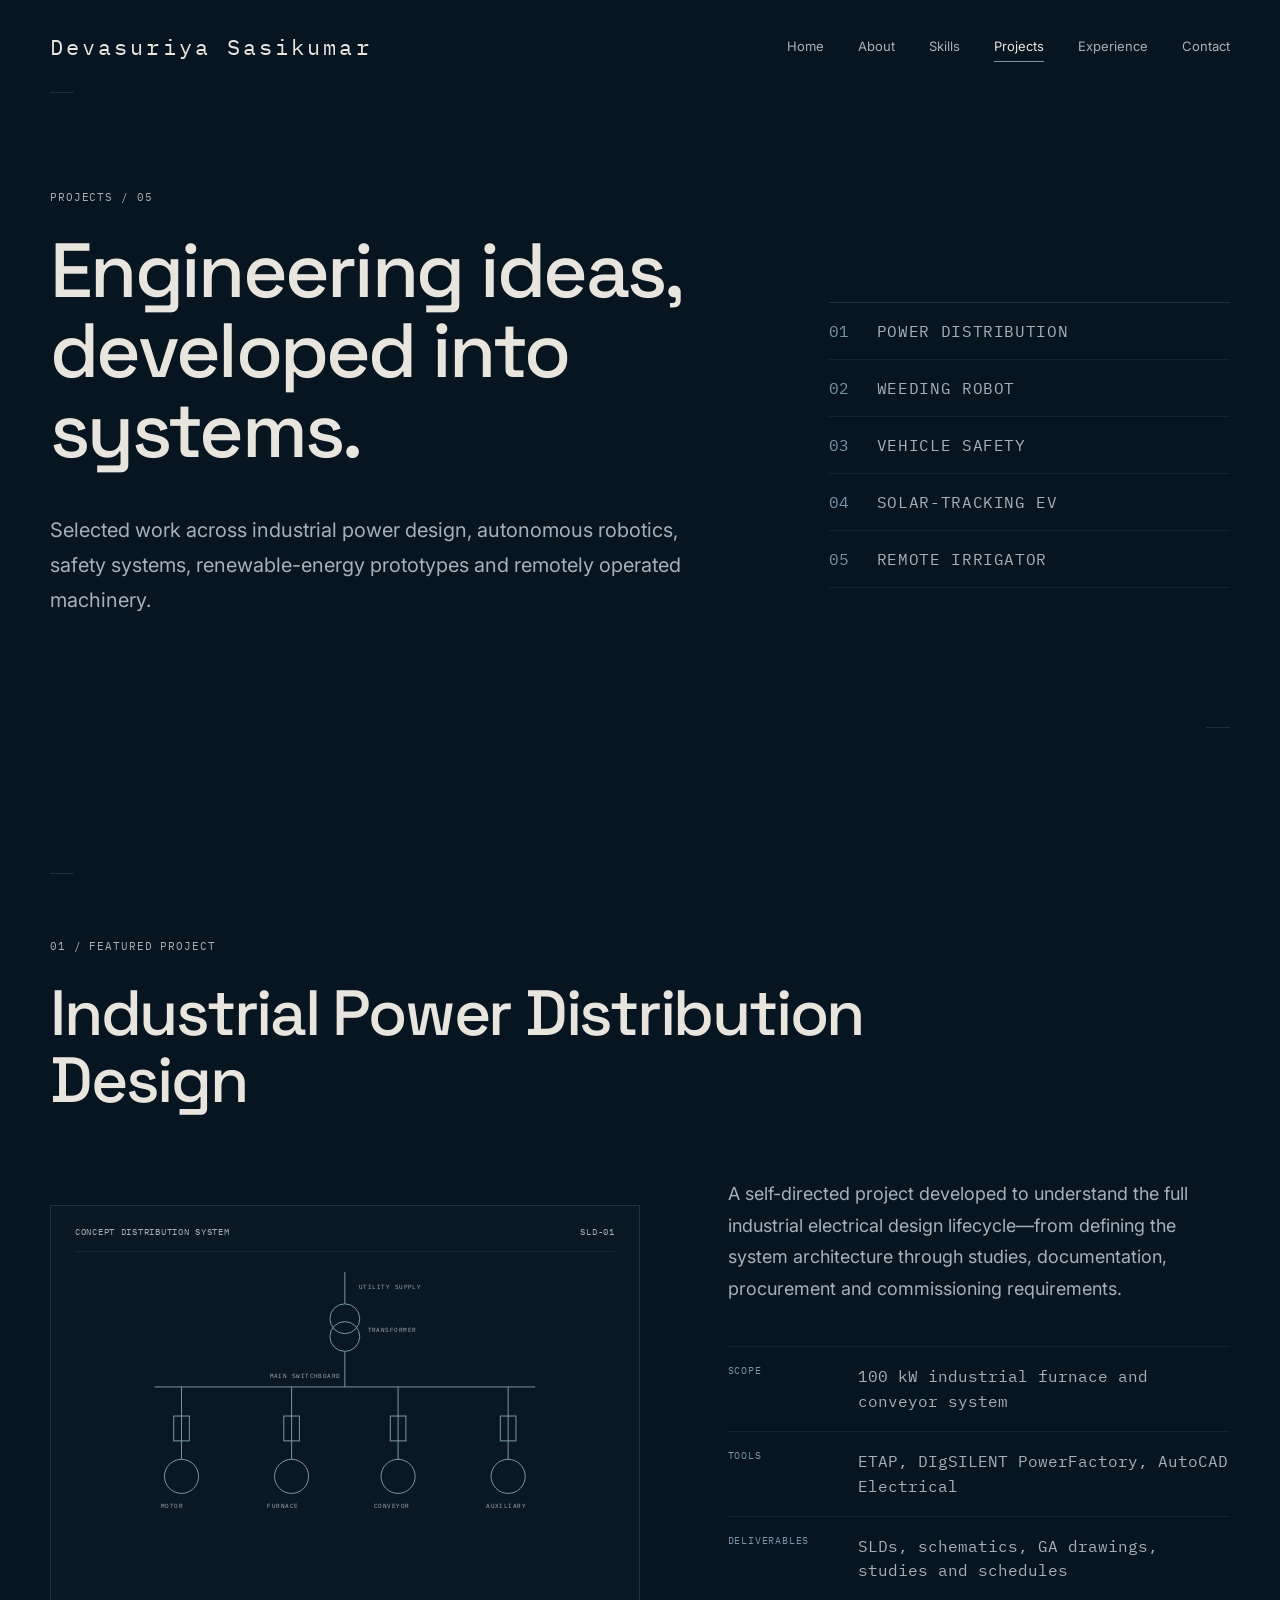
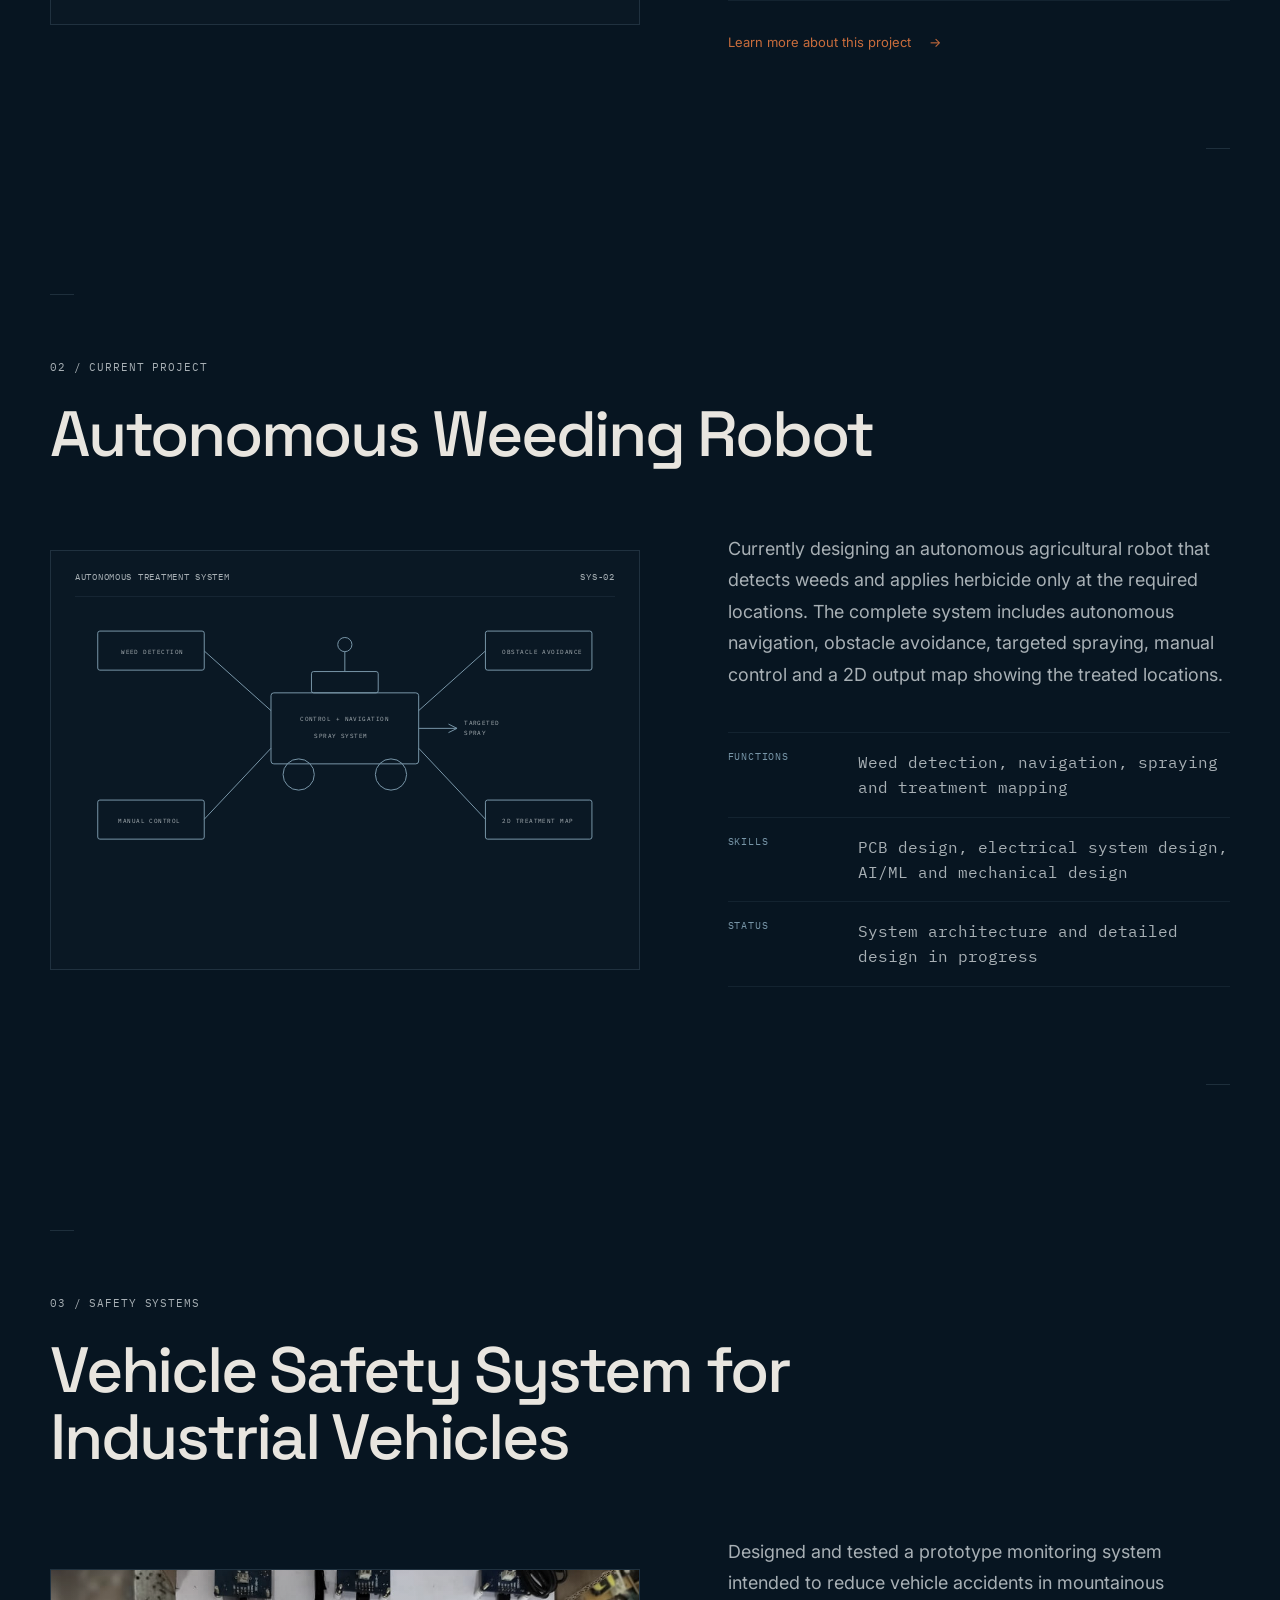
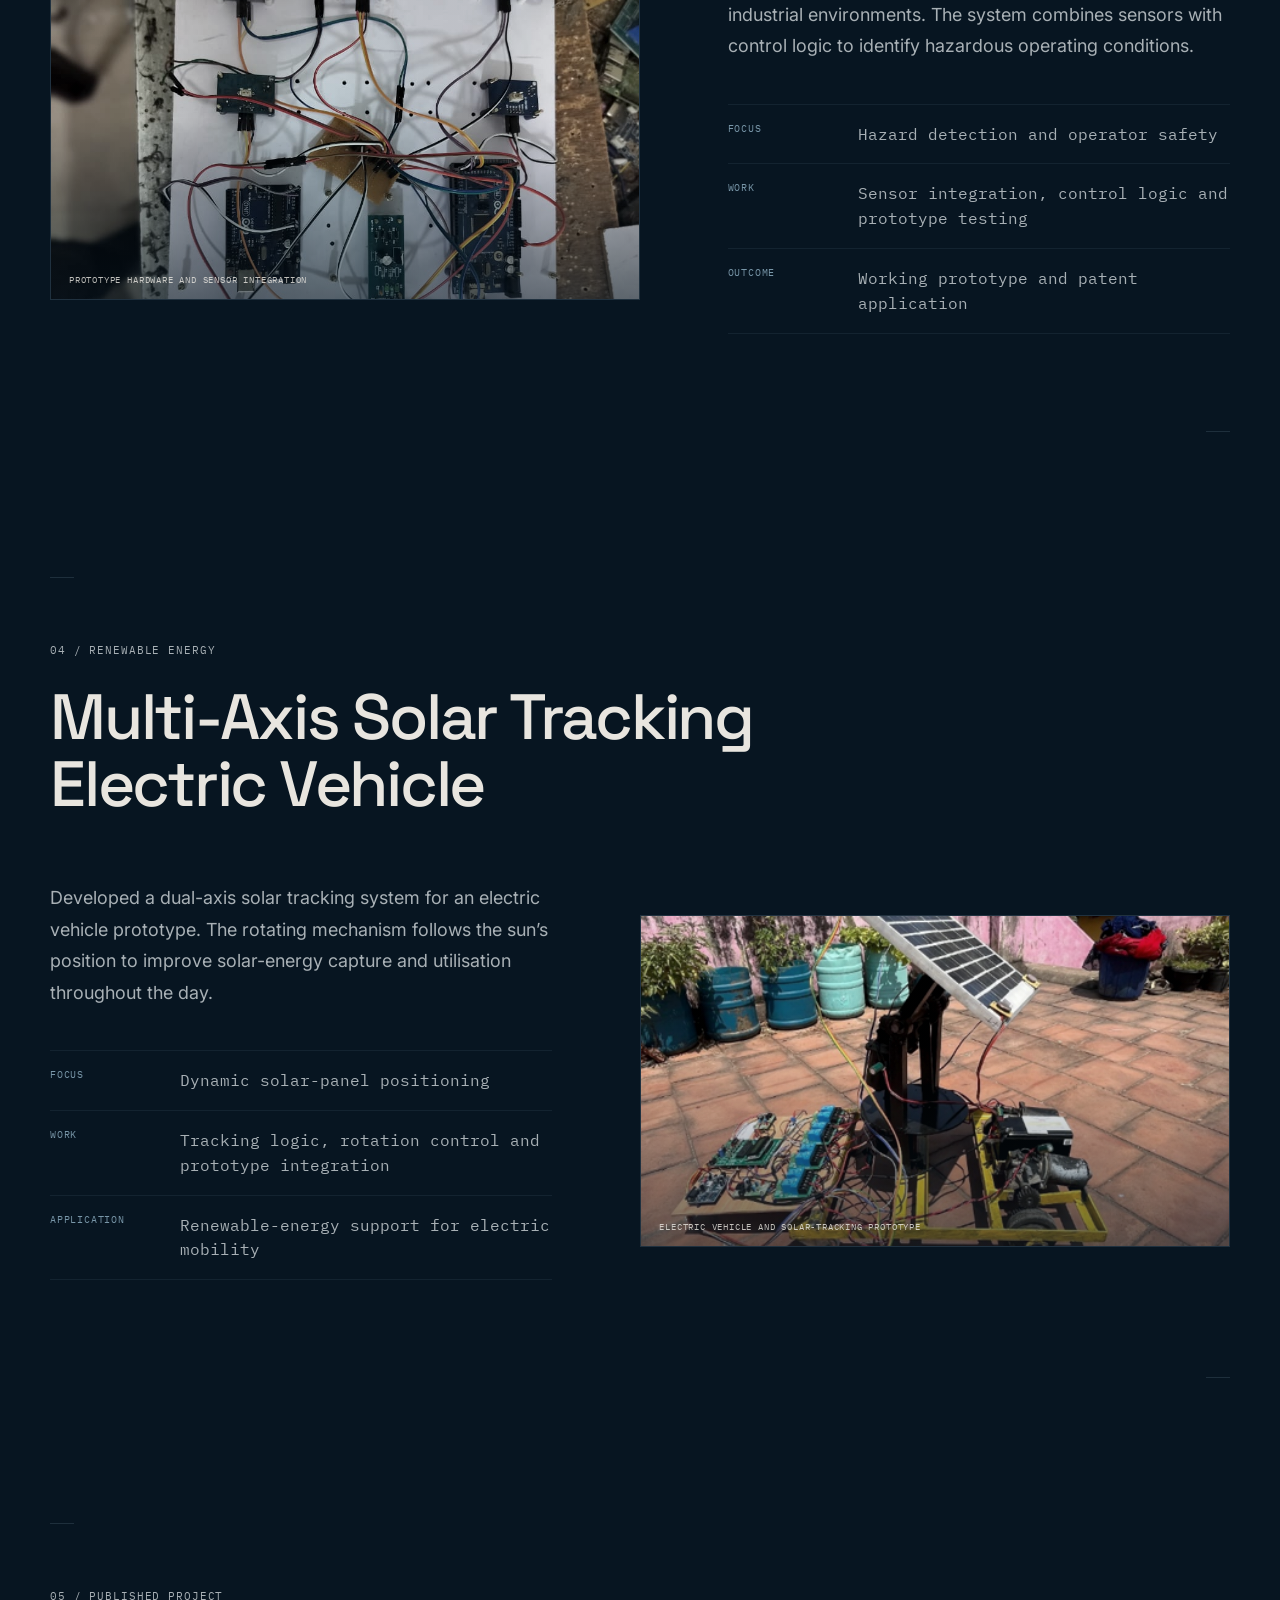
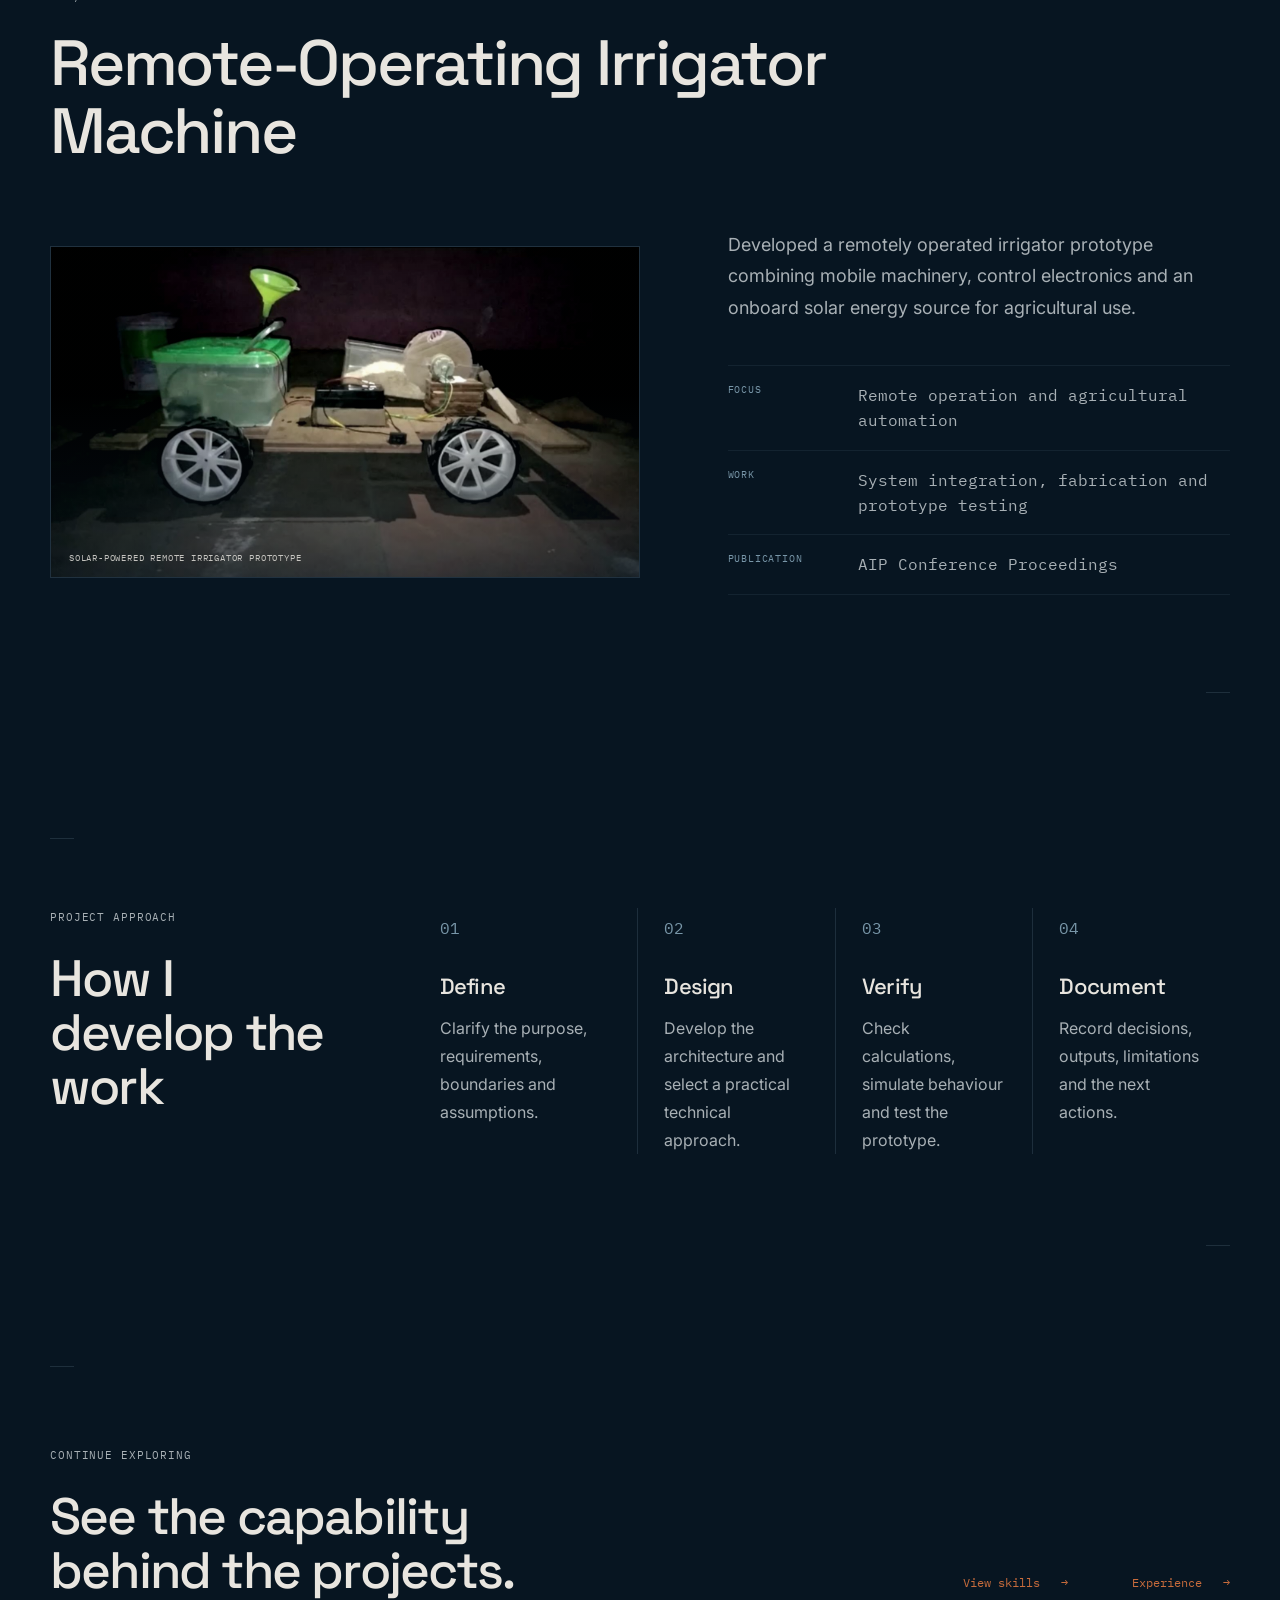
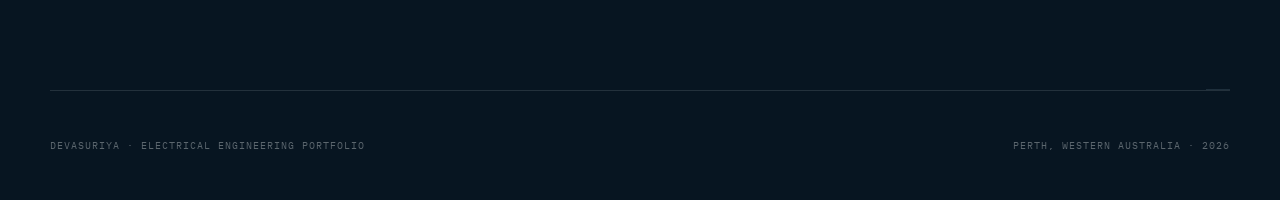
<file: projects.html>
<!DOCTYPE html>
<html lang="en">

<head>
    <meta charset="UTF-8">
    <meta name="viewport" content="width=device-width, initial-scale=1.0">

    <title>Projects | Devasuriya</title>

    <meta
        name="description"
        content="Selected electrical engineering, autonomous robotics, renewable-energy and embedded-system projects by Devasuriya."
    >

    <link rel="preconnect" href="https://fonts.googleapis.com">
    <link rel="preconnect" href="https://fonts.gstatic.com" crossorigin>
    <link
        href="https://fonts.googleapis.com/css2?family=IBM+Plex+Mono:wght@400;500&family=Inter:wght@400;500&family=Space+Grotesk:wght@400;500;600&display=swap"
        rel="stylesheet"
    >

    <link rel="stylesheet" href="style.css?v=5">
    <link rel="stylesheet" href="projects-page.css?v=1">
</head>

<body class="projects-page">

    <header class="site-header">
        <a class="logo" href="index.html">Devasuriya Sasikumar</a>

        <button
            class="projects-menu-button"
            type="button"
            aria-expanded="false"
            aria-controls="projects-navigation"
        >
            Menu
        </button>

        <nav id="projects-navigation" aria-label="Main navigation">
            <a href="index.html">Home</a>
            <a href="about.html">About</a>
            <a href="skills.html">Skills</a>
            <a class="active" href="projects.html" aria-current="page">Projects</a>
            <a href="experience.html">Experience</a>
            <a href="contact.html">Contact</a>
        </nav>
    </header>

    <main class="projects-main">

        <section class="projects-hero projects-border-section">
            <div class="projects-hero-copy">
                <p class="projects-label">Projects / 05</p>

                <h1>
                    Engineering ideas,<br>
                    developed into systems.
                </h1>

                <p class="projects-introduction">
                    Selected work across industrial power design, autonomous
                    robotics, safety systems, renewable-energy prototypes and
                    remotely operated machinery.
                </p>
            </div>

            <div class="project-index" aria-label="Project index">
                <a href="#industrial-power"><span>01</span> Power distribution</a>
                <a href="#autonomous-weeding"><span>02</span> Weeding robot</a>
                <a href="#vehicle-safety"><span>03</span> Vehicle safety</a>
                <a href="#solar-tracking-ev"><span>04</span> Solar-tracking EV</a>
                <a href="#remote-irrigator"><span>05</span> Remote irrigator</a>
            </div>
        </section>

        <section
            class="project project-featured projects-border-section"
            id="industrial-power"
        >
            <div class="project-heading">
                <p class="project-number">01 / Featured project</p>
                <h2>Industrial Power Distribution Design</h2>
            </div>

            <div class="featured-grid">
                <div class="project-visual diagram-visual">
                    <div class="visual-caption">
                        <span>Concept distribution system</span>
                        <span>SLD-01</span>
                    </div>

                    <svg
                        viewBox="0 0 760 390"
                        role="img"
                        aria-labelledby="sld-title sld-description"
                    >
                        <title id="sld-title">Industrial power distribution single-line diagram</title>
                        <desc id="sld-description">
                            Concept diagram showing a utility supply, transformer,
                            main switchboard and four outgoing loads.
                        </desc>

                        <g class="sld-lines">
                            <line x1="380" y1="28" x2="380" y2="73"></line>
                            <circle cx="380" cy="94" r="21"></circle>
                            <circle cx="380" cy="119" r="21"></circle>
                            <line x1="380" y1="140" x2="380" y2="190"></line>
                            <line x1="112" y1="190" x2="648" y2="190"></line>

                            <line x1="150" y1="190" x2="150" y2="292"></line>
                            <line x1="305" y1="190" x2="305" y2="292"></line>
                            <line x1="455" y1="190" x2="455" y2="292"></line>
                            <line x1="610" y1="190" x2="610" y2="292"></line>

                            <rect x="139" y="231" width="22" height="35"></rect>
                            <rect x="294" y="231" width="22" height="35"></rect>
                            <rect x="444" y="231" width="22" height="35"></rect>
                            <rect x="599" y="231" width="22" height="35"></rect>

                            <circle cx="150" cy="316" r="24"></circle>
                            <circle cx="305" cy="316" r="24"></circle>
                            <circle cx="455" cy="316" r="24"></circle>
                            <circle cx="610" cy="316" r="24"></circle>
                        </g>

                        <g class="sld-text">
                            <text x="400" y="52">UTILITY SUPPLY</text>
                            <text x="412" y="112">TRANSFORMER</text>
                            <text x="274" y="178">MAIN SWITCHBOARD</text>
                            <text x="121" y="361">MOTOR</text>
                            <text x="271" y="361">FURNACE</text>
                            <text x="421" y="361">CONVEYOR</text>
                            <text x="579" y="361">AUXILIARY</text>
                        </g>
                    </svg>
                </div>

                <div class="project-details featured-details">
                    <p>
                        A self-directed project developed to understand the full
                        industrial electrical design lifecycle—from defining the
                        system architecture through studies, documentation,
                        procurement and commissioning requirements.
                    </p>

                    <dl class="project-facts">
                        <div>
                            <dt>Scope</dt>
                            <dd>100 kW industrial furnace and conveyor system</dd>
                        </div>
                        <div>
                            <dt>Tools</dt>
                            <dd>ETAP, DIgSILENT PowerFactory, AutoCAD Electrical</dd>
                        </div>
                        <div>
                            <dt>Deliverables</dt>
                            <dd>SLDs, schematics, GA drawings, studies and schedules</dd>
                        </div>
                    </dl>

                    <a class="project-link" href="project-industrial-power.html">
                        Learn more about this project <span aria-hidden="true">→</span>
                    </a>
                </div>
            </div>
        </section>

        <section class="project projects-border-section" id="autonomous-weeding">
            <div class="project-heading">
                <p class="project-number">02 / Current project</p>
                <h2>Autonomous Weeding Robot</h2>
            </div>

            <div class="project-grid">
                <div class="project-visual diagram-visual">
                    <div class="visual-caption">
                        <span>Autonomous treatment system</span>
                        <span>SYS-02</span>
                    </div>

                    <svg
                        viewBox="0 0 760 390"
                        role="img"
                        aria-labelledby="robot-title robot-description"
                    >
                        <title id="robot-title">Autonomous weeding robot system diagram</title>
                        <desc id="robot-description">
                            System diagram showing weed detection, navigation,
                            obstacle avoidance, herbicide spraying, manual control
                            and treatment mapping.
                        </desc>

                        <g class="sld-lines">
                            <rect x="276" y="135" width="208" height="100" rx="4"></rect>
                            <circle cx="315" cy="250" r="22"></circle>
                            <circle cx="445" cy="250" r="22"></circle>
                            <rect x="333" y="105" width="94" height="30" rx="3"></rect>
                            <line x1="380" y1="105" x2="380" y2="77"></line>
                            <circle cx="380" cy="67" r="10"></circle>

                            <rect x="32" y="48" width="150" height="55" rx="3"></rect>
                            <line x1="182" y1="76" x2="276" y2="160"></line>

                            <rect x="32" y="286" width="150" height="55" rx="3"></rect>
                            <line x1="182" y1="313" x2="276" y2="213"></line>

                            <rect x="578" y="48" width="150" height="55" rx="3"></rect>
                            <line x1="484" y1="160" x2="578" y2="76"></line>

                            <rect x="578" y="286" width="150" height="55" rx="3"></rect>
                            <line x1="484" y1="213" x2="578" y2="313"></line>

                            <line x1="484" y1="185" x2="538" y2="185"></line>
                            <path d="M538 185 L526 179 M538 185 L526 191"></path>
                        </g>

                        <g class="sld-text">
                            <text x="65" y="80">WEED DETECTION</text>
                            <text x="61" y="318">MANUAL CONTROL</text>
                            <text x="602" y="80">OBSTACLE AVOIDANCE</text>
                            <text x="602" y="318">2D TREATMENT MAP</text>
                            <text x="317" y="174">CONTROL + NAVIGATION</text>
                            <text x="337" y="198">SPRAY SYSTEM</text>
                            <text x="548" y="180">TARGETED</text>
                            <text x="548" y="194">SPRAY</text>
                        </g>
                    </svg>
                </div>

                <div class="project-details">
                    <p>
                        Currently designing an autonomous agricultural robot that
                        detects weeds and applies herbicide only at the required
                        locations. The complete system includes autonomous
                        navigation, obstacle avoidance, targeted spraying, manual
                        control and a 2D output map showing the treated locations.
                    </p>

                    <dl class="project-facts">
                        <div>
                            <dt>Functions</dt>
                            <dd>Weed detection, navigation, spraying and treatment mapping</dd>
                        </div>
                        <div>
                            <dt>Skills</dt>
                            <dd>PCB design, electrical system design, AI/ML and mechanical design</dd>
                        </div>
                        <div>
                            <dt>Status</dt>
                            <dd>System architecture and detailed design in progress</dd>
                        </div>
                    </dl>
                </div>
            </div>
        </section>

        <section class="project projects-border-section" id="vehicle-safety">
            <div class="project-heading">
                <p class="project-number">03 / Safety systems</p>
                <h2>Vehicle Safety System for Industrial Vehicles</h2>
            </div>

            <div class="project-grid">
                <figure class="project-visual photo-visual portrait-photo">
                    <img
                        src="images/vehicle-safety-system.png"
                        alt="Prototype electronics and sensors for the industrial vehicle safety system"
                        loading="lazy"
                    >
                    <figcaption>Prototype hardware and sensor integration</figcaption>
                </figure>

                <div class="project-details">
                    <p>
                        Designed and tested a prototype monitoring system intended
                        to reduce vehicle accidents in mountainous industrial
                        environments. The system combines sensors with control logic
                        to identify hazardous operating conditions.
                    </p>

                    <dl class="project-facts">
                        <div>
                            <dt>Focus</dt>
                            <dd>Hazard detection and operator safety</dd>
                        </div>
                        <div>
                            <dt>Work</dt>
                            <dd>Sensor integration, control logic and prototype testing</dd>
                        </div>
                        <div>
                            <dt>Outcome</dt>
                            <dd>Working prototype and patent application</dd>
                        </div>
                    </dl>
                </div>
            </div>
        </section>

        <section class="project projects-border-section" id="solar-tracking-ev">
            <div class="project-heading">
                <p class="project-number">04 / Renewable energy</p>
                <h2>Multi-Axis Solar Tracking Electric Vehicle</h2>
            </div>

            <div class="project-grid project-grid-reversed">
                <div class="project-details">
                    <p>
                        Developed a dual-axis solar tracking system for an electric
                        vehicle prototype. The rotating mechanism follows the sun’s
                        position to improve solar-energy capture and utilisation
                        throughout the day.
                    </p>

                    <dl class="project-facts">
                        <div>
                            <dt>Focus</dt>
                            <dd>Dynamic solar-panel positioning</dd>
                        </div>
                        <div>
                            <dt>Work</dt>
                            <dd>Tracking logic, rotation control and prototype integration</dd>
                        </div>
                        <div>
                            <dt>Application</dt>
                            <dd>Renewable-energy support for electric mobility</dd>
                        </div>
                    </dl>
                </div>

                <figure class="project-visual photo-visual vehicle-photo">
                    <img
                        src="images/solar-tracking-ev.png"
                        alt="Electric vehicle prototype with a multi-axis solar tracking mechanism"
                        loading="lazy"
                    >
                    <figcaption>Electric vehicle and solar-tracking prototype</figcaption>
                </figure>
            </div>
        </section>

        <section class="project projects-border-section" id="remote-irrigator">
            <div class="project-heading">
                <p class="project-number">05 / Published project</p>
                <h2>Remote-Operating Irrigator Machine</h2>
            </div>

            <div class="project-grid">
                <figure class="project-visual photo-visual irrigator-photo">
                    <img
                        src="images/remote-operating-irrigator.png"
                        alt="Remote-operating irrigator prototype with solar panel and control electronics"
                        loading="lazy"
                    >
                    <figcaption>Solar-powered remote irrigator prototype</figcaption>
                </figure>

                <div class="project-details">
                    <p>
                        Developed a remotely operated irrigator prototype combining
                        mobile machinery, control electronics and an onboard solar
                        energy source for agricultural use.
                    </p>

                    <dl class="project-facts">
                        <div>
                            <dt>Focus</dt>
                            <dd>Remote operation and agricultural automation</dd>
                        </div>
                        <div>
                            <dt>Work</dt>
                            <dd>System integration, fabrication and prototype testing</dd>
                        </div>
                        <div>
                            <dt>Publication</dt>
                            <dd>AIP Conference Proceedings</dd>
                        </div>
                    </dl>
                </div>
            </div>
        </section>

        <section class="project-approach projects-border-section">
            <div class="approach-heading">
                <p class="projects-label">Project approach</p>
                <h2>How I develop the work</h2>
            </div>

            <div class="approach-grid">
                <article>
                    <span>01</span>
                    <h3>Define</h3>
                    <p>Clarify the purpose, requirements, boundaries and assumptions.</p>
                </article>
                <article>
                    <span>02</span>
                    <h3>Design</h3>
                    <p>Develop the architecture and select a practical technical approach.</p>
                </article>
                <article>
                    <span>03</span>
                    <h3>Verify</h3>
                    <p>Check calculations, simulate behaviour and test the prototype.</p>
                </article>
                <article>
                    <span>04</span>
                    <h3>Document</h3>
                    <p>Record decisions, outputs, limitations and the next actions.</p>
                </article>
            </div>
        </section>

        <section class="projects-next projects-border-section">
            <div>
                <p class="projects-label">Continue exploring</p>
                <h2>See the capability behind the projects.</h2>
            </div>

            <div class="projects-next-links">
                <a href="skills.html">View skills <span aria-hidden="true">→</span></a>
                <a href="experience.html">Experience <span aria-hidden="true">→</span></a>
            </div>
        </section>

    </main>

    <footer>
        <span>DEVASURIYA · ELECTRICAL ENGINEERING PORTFOLIO</span>
        <span>PERTH, WESTERN AUSTRALIA · 2026</span>
    </footer>

    <script>
        const menuButton = document.querySelector(".projects-menu-button");
        const navigation = document.querySelector("#projects-navigation");

        menuButton.addEventListener("click", () => {
            const isOpen = menuButton.getAttribute("aria-expanded") === "true";
            menuButton.setAttribute("aria-expanded", String(!isOpen));
            navigation.classList.toggle("open");
        });
    </script>

</body>
</html>
</file>
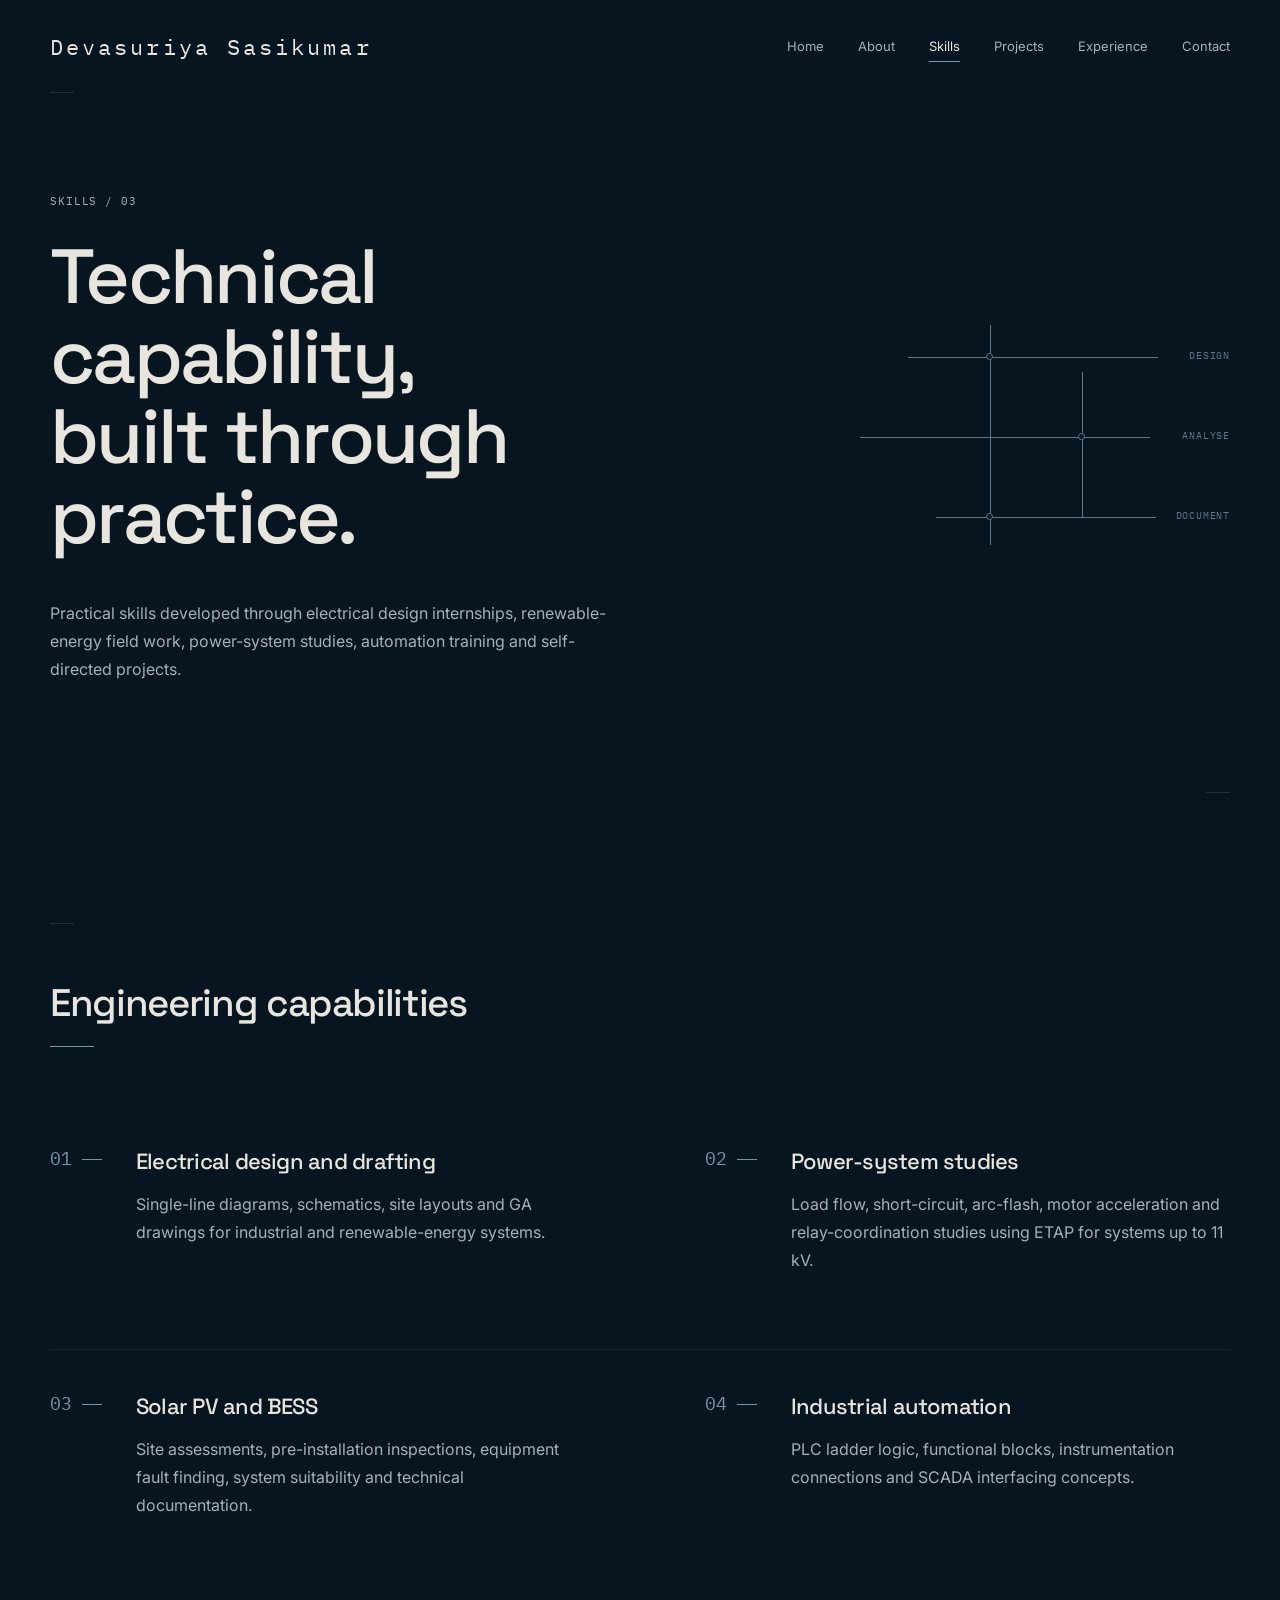
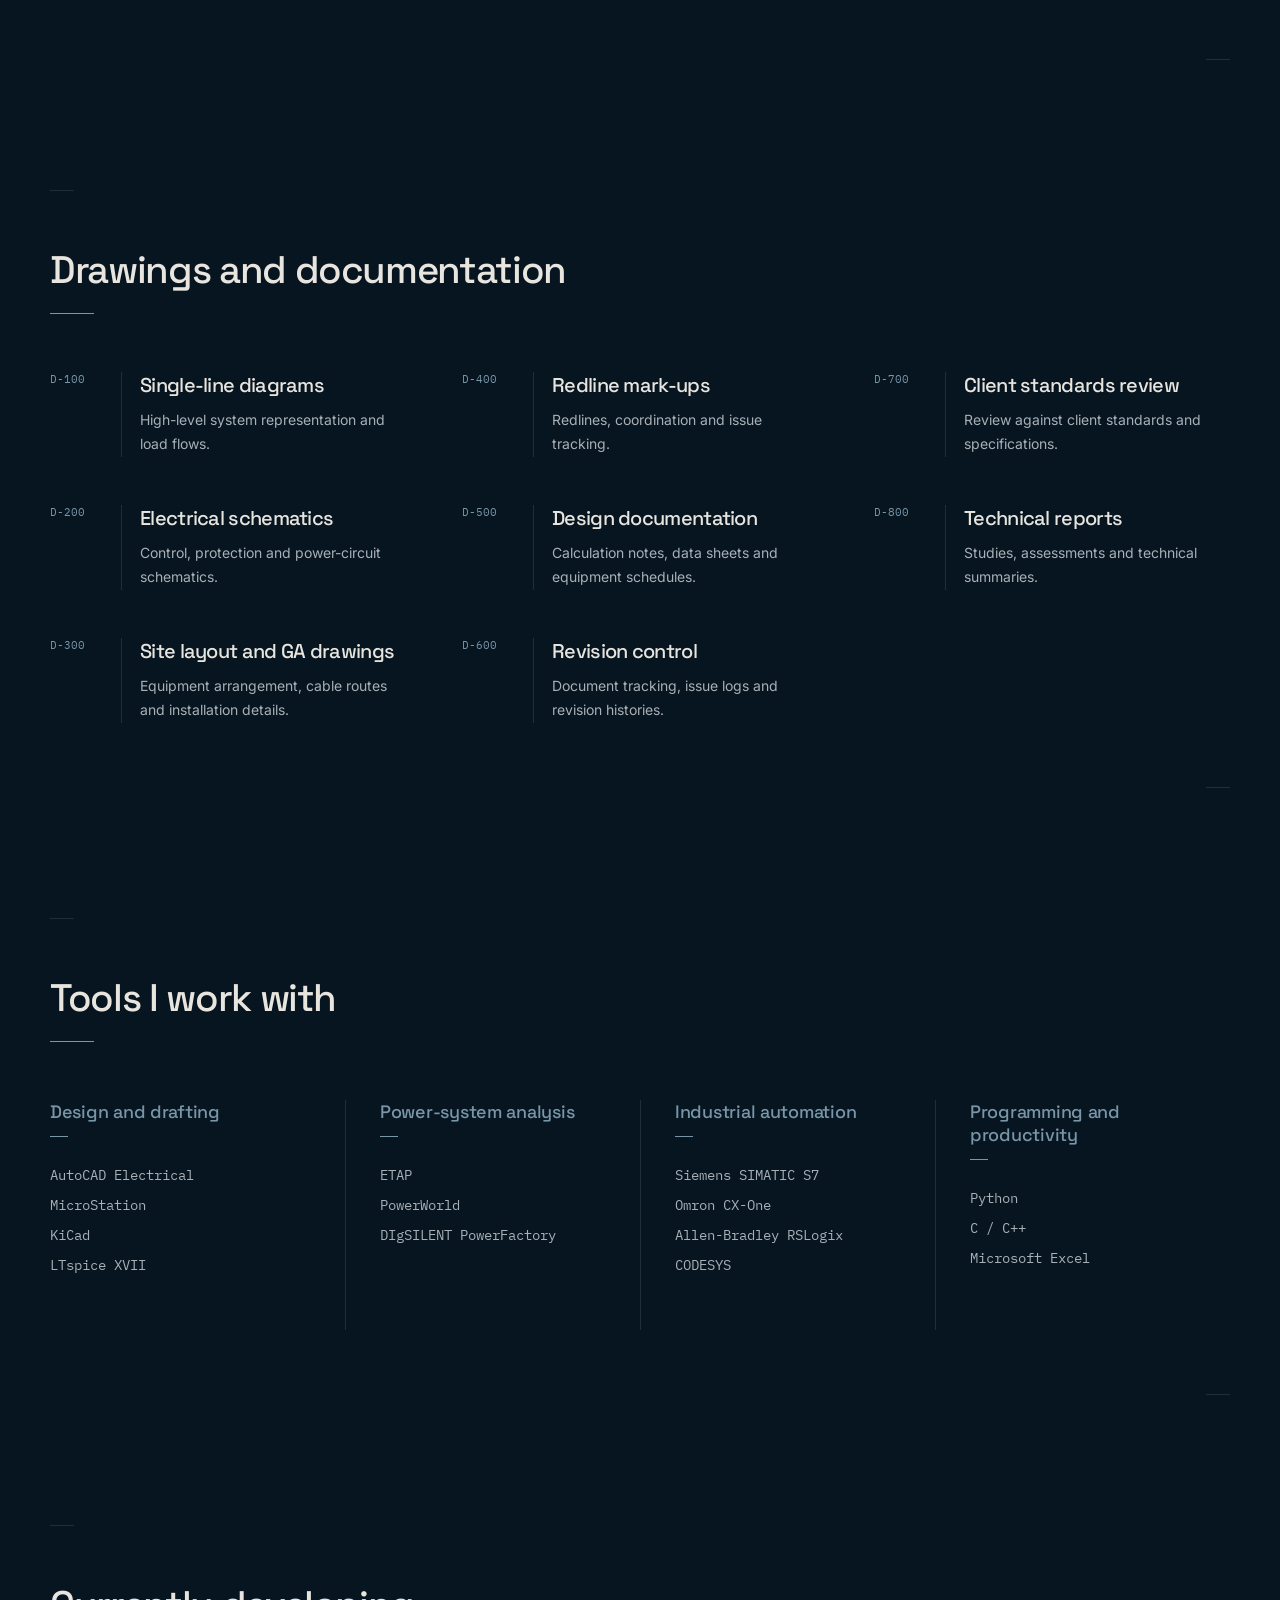
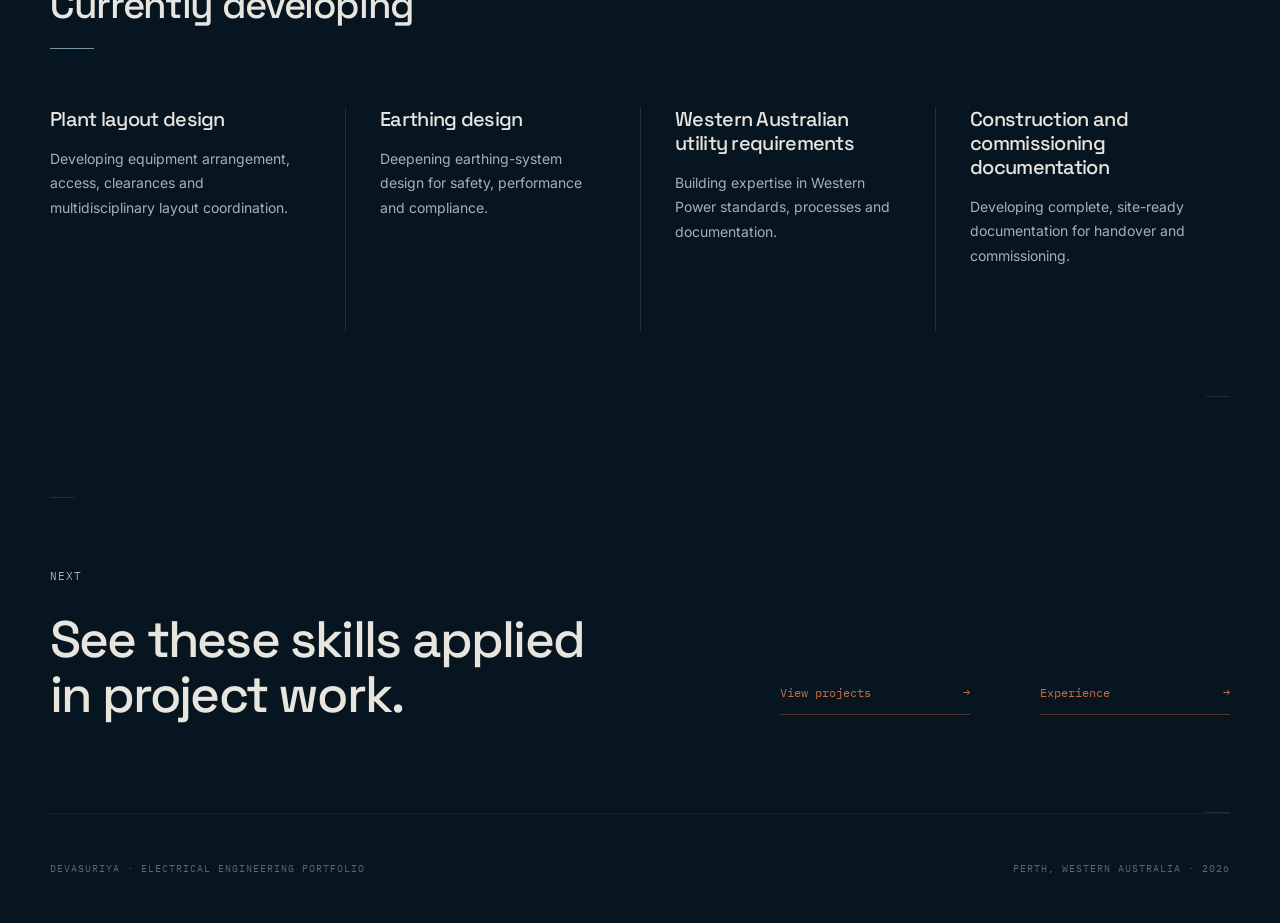
<file: skills.html>
<!DOCTYPE html>
<html lang="en">

<head>
    <meta charset="UTF-8">
    <meta name="viewport" content="width=device-width, initial-scale=1.0">

    <title>Skills | Devasuriya</title>

    <meta
        name="description"
        content="Electrical engineering capabilities, technical documentation experience and engineering software used by Devasuriya."
    >

    <link rel="preconnect" href="https://fonts.googleapis.com">
    <link rel="preconnect" href="https://fonts.gstatic.com" crossorigin>

    <link
        href="https://fonts.googleapis.com/css2?family=IBM+Plex+Mono:wght@400;500&family=Inter:wght@400;500&family=Space+Grotesk:wght@400;500;600&display=swap"
        rel="stylesheet"
    >

    <link rel="stylesheet" href="style.css?v=5">
    <link rel="stylesheet" href="skills-page.css?v=1">
</head>

<body class="skills-page">

    <header class="site-header">

        <a class="logo" href="index.html">
            Devasuriya Sasikumar
        </a>

        <button
            class="skills-menu-button"
            type="button"
            aria-expanded="false"
            aria-controls="skills-navigation"
        >
            Menu
        </button>

        <nav id="skills-navigation" aria-label="Main navigation">
            <a href="index.html">Home</a>
            <a href="about.html">About</a>
            <a class="active" href="skills.html" aria-current="page">Skills</a>
            <a href="projects.html">Projects</a>
            <a href="experience.html">Experience</a>
            <a href="contact.html">Contact</a>
        </nav>

    </header>

    <main class="skills-main">

        <!-- Page introduction -->

        <section class="skills-hero skills-border-section">

            <div class="hero-copy">

                <p class="skills-label">
                    Skills / 03
                </p>

                <h1>
                    Technical capability,<br>
                    built through practice.
                </h1>

                <p class="hero-summary">
                    Practical skills developed through electrical design
                    internships, renewable-energy field work, power-system
                    studies, automation training and self-directed projects.
                </p>

            </div>

            <div class="skills-motif" aria-hidden="true">
                <span class="motif-line motif-horizontal-one"></span>
                <span class="motif-line motif-horizontal-two"></span>
                <span class="motif-line motif-horizontal-three"></span>
                <span class="motif-line motif-vertical-one"></span>
                <span class="motif-line motif-vertical-two"></span>
                <span class="motif-node motif-node-one"></span>
                <span class="motif-node motif-node-two"></span>
                <span class="motif-node motif-node-three"></span>

                <span class="motif-word motif-design">Design</span>
                <span class="motif-word motif-analyse">Analyse</span>
                <span class="motif-word motif-document">Document</span>
            </div>

        </section>

        <!-- Engineering capabilities -->

        <section class="skills-section capabilities-section skills-border-section">

            <div class="skills-section-heading">
                <h2>Engineering capabilities</h2>
                <span aria-hidden="true"></span>
            </div>

            <div class="capability-grid">

                <article class="capability-item">
                    <span class="capability-number">01</span>

                    <div>
                        <h3>Electrical design and drafting</h3>

                        <p>
                            Single-line diagrams, schematics, site layouts and
                            GA drawings for industrial and renewable-energy
                            systems.
                        </p>
                    </div>
                </article>

                <article class="capability-item">
                    <span class="capability-number">02</span>

                    <div>
                        <h3>Power-system studies</h3>

                        <p>
                            Load flow, short-circuit, arc-flash, motor
                            acceleration and relay-coordination studies using
                            ETAP for systems up to 11 kV.
                        </p>
                    </div>
                </article>

                <article class="capability-item">
                    <span class="capability-number">03</span>

                    <div>
                        <h3>Solar PV and BESS</h3>

                        <p>
                            Site assessments, pre-installation inspections,
                            equipment fault finding, system suitability and
                            technical documentation.
                        </p>
                    </div>
                </article>

                <article class="capability-item">
                    <span class="capability-number">04</span>

                    <div>
                        <h3>Industrial automation</h3>

                        <p>
                            PLC ladder logic, functional blocks,
                            instrumentation connections and SCADA interfacing
                            concepts.
                        </p>
                    </div>
                </article>

            </div>

        </section>

        <!-- Drawings and documentation -->

        <section class="skills-section documentation-section skills-border-section">

            <div class="skills-section-heading">
                <h2>Drawings and documentation</h2>
                <span aria-hidden="true"></span>
            </div>

            <div class="document-grid">

                <article class="document-item">
                    <span class="document-code">D-100</span>
                    <div>
                        <h3>Single-line diagrams</h3>
                        <p>High-level system representation and load flows.</p>
                    </div>
                </article>

                <article class="document-item">
                    <span class="document-code">D-400</span>
                    <div>
                        <h3>Redline mark-ups</h3>
                        <p>Redlines, coordination and issue tracking.</p>
                    </div>
                </article>

                <article class="document-item">
                    <span class="document-code">D-700</span>
                    <div>
                        <h3>Client standards review</h3>
                        <p>Review against client standards and specifications.</p>
                    </div>
                </article>

                <article class="document-item">
                    <span class="document-code">D-200</span>
                    <div>
                        <h3>Electrical schematics</h3>
                        <p>Control, protection and power-circuit schematics.</p>
                    </div>
                </article>

                <article class="document-item">
                    <span class="document-code">D-500</span>
                    <div>
                        <h3>Design documentation</h3>
                        <p>Calculation notes, data sheets and equipment schedules.</p>
                    </div>
                </article>

                <article class="document-item">
                    <span class="document-code">D-800</span>
                    <div>
                        <h3>Technical reports</h3>
                        <p>Studies, assessments and technical summaries.</p>
                    </div>
                </article>

                <article class="document-item">
                    <span class="document-code">D-300</span>
                    <div>
                        <h3>Site layout and GA drawings</h3>
                        <p>Equipment arrangement, cable routes and installation details.</p>
                    </div>
                </article>

                <article class="document-item">
                    <span class="document-code">D-600</span>
                    <div>
                        <h3>Revision control</h3>
                        <p>Document tracking, issue logs and revision histories.</p>
                    </div>
                </article>

            </div>

        </section>

        <!-- Software -->

        <section class="skills-section tools-section skills-border-section">

            <div class="skills-section-heading">
                <h2>Tools I work with</h2>
                <span aria-hidden="true"></span>
            </div>

            <div class="tool-groups">

                <article class="tool-group">
                    <h3>Design and drafting</h3>
                    <ul>
                        <li>AutoCAD Electrical</li>
                        <li>MicroStation</li>
                        <li>KiCad</li>
                        <li>LTspice XVII</li>
                    </ul>
                </article>

                <article class="tool-group">
                    <h3>Power-system analysis</h3>
                    <ul>
                        <li>ETAP</li>
                        <li>PowerWorld</li>
                        <li>DIgSILENT PowerFactory</li>
                    </ul>
                </article>

                <article class="tool-group">
                    <h3>Industrial automation</h3>
                    <ul>
                        <li>Siemens SIMATIC S7</li>
                        <li>Omron CX-One</li>
                        <li>Allen-Bradley RSLogix</li>
                        <li>CODESYS</li>
                    </ul>
                </article>

                <article class="tool-group">
                    <h3>Programming and productivity</h3>
                    <ul>
                        <li>Python</li>
                        <li>C / C++</li>
                        <li>Microsoft Excel</li>
                    </ul>
                </article>

            </div>

        </section>

        <!-- Currently developing -->

        <section class="skills-section developing-section skills-border-section">

            <div class="skills-section-heading">
                <h2>Currently developing</h2>
                <span aria-hidden="true"></span>
            </div>

            <div class="developing-grid">

                <article class="developing-item">
                    <h3>Plant layout design</h3>
                    <p>
                        Developing equipment arrangement, access, clearances
                        and multidisciplinary layout coordination.
                    </p>
                </article>

                <article class="developing-item">
                    <h3>Earthing design</h3>
                    <p>
                        Deepening earthing-system design for safety,
                        performance and compliance.
                    </p>
                </article>

                <article class="developing-item">
                    <h3>Western Australian utility requirements</h3>
                    <p>
                        Building expertise in Western Power standards,
                        processes and documentation.
                    </p>
                </article>

                <article class="developing-item">
                    <h3>Construction and commissioning documentation</h3>
                    <p>
                        Developing complete, site-ready documentation for
                        handover and commissioning.
                    </p>
                </article>

            </div>

        </section>

        <!-- Page navigation -->

        <section class="skills-next skills-border-section">

            <div>
                <p class="skills-label">Next</p>

                <h2>
                    See these skills applied<br>
                    in project work.
                </h2>
            </div>

            <div class="skills-next-links">

                <a href="projects.html">
                    View projects
                    <span aria-hidden="true">→</span>
                </a>

                <a href="experience.html">
                    Experience
                    <span aria-hidden="true">→</span>
                </a>

            </div>

        </section>

    </main>

    <footer>
        <span>DEVASURIYA · ELECTRICAL ENGINEERING PORTFOLIO</span>
        <span>PERTH, WESTERN AUSTRALIA · 2026</span>
    </footer>

    <script>
        const skillsMenuButton = document.querySelector(".skills-menu-button");
        const skillsNavigation = document.querySelector("#skills-navigation");

        skillsMenuButton.addEventListener("click", () => {
            const isOpen =
                skillsMenuButton.getAttribute("aria-expanded") === "true";

            skillsMenuButton.setAttribute(
                "aria-expanded",
                String(!isOpen)
            );

            skillsNavigation.classList.toggle("open");
        });
    </script>

</body>
</html>
</file>
<file: style.css>
/* ==================================================
   DEVASURIYA – ELECTRICAL ENGINEERING PORTFOLIO
   Industrial copper design
   ================================================== */

:root {
    --background: #071521;
    --background-deep: #05101a;
    --panel: #0a1925;
    --panel-light: #0d1d29;

    --text: #e8e5df;
    --muted: #a8b0b5;

    --copper: #c86c3c;
    --copper-light: #d47b4a;
    --copper-dark: #78452f;

    --border: rgba(182, 195, 201, 0.16);
    --grid: rgba(182, 195, 201, 0.045);

    --heading-font: "Space Grotesk", Arial, sans-serif;
    --body-font: "Inter", Arial, sans-serif;
    --technical-font: "IBM Plex Mono", Consolas, monospace;
}

* {
    box-sizing: border-box;
}

html {
    scroll-behavior: smooth;
}

body {
    margin: 0;
    min-height: 100vh;

    background: var(--background);

    color: var(--text);

    font-family: var(--body-font);
}

a {
    color: inherit;
}

/* Header */

.site-header {
    width: min(1500px, calc(100% - 80px));
    min-height: 100px;
    margin: auto;

    display: flex;
    align-items: center;
    justify-content: space-between;

    border-bottom: 1px solid var(--border);
}

.logo {
    color: var(--text);
    font-family: var(--technical-font);
    font-size: 22px;
    letter-spacing: 0.14em;
    text-decoration: none;
}

nav {
    display: flex;
    align-items: center;
    gap: 42px;
}

nav a {
    position: relative;
    padding: 14px 0;

    color: var(--muted);
    font-size: 13px;
    text-decoration: none;

    transition: color 0.2s ease;
}

nav a::after {
    content: "";

    position: absolute;
    bottom: 4px;
    left: 0;

    width: 0;
    height: 1px;

    background: var(--copper);

    transition: width 0.2s ease;
}

nav a:hover,
nav a.active {
    color: var(--text);
}

nav a:hover::after,
nav a.active::after {
    width: 100%;
}

/* Main layout */

main {
    width: min(1500px, calc(100% - 80px));
    margin: auto;
}

.hero {
    min-height: calc(100vh - 100px);
    padding: 70px 0;

    display: grid;
    grid-template-columns: 0.88fr 1.12fr;
    align-items: center;
    gap: 70px;
}

/* Hero content */

.hero-content {
    max-width: 680px;
}

.section-label {
    display: flex;
    align-items: center;
    gap: 24px;

    margin: 0 0 42px;

    color: var(--copper-light);

    font-family:
        Consolas,
        "Courier New",
        monospace;

    font-size: 12px;
    font-weight: 600;
    letter-spacing: 0.22em;
    text-transform: uppercase;
}

.section-label::before {
    content: "";

    width: 64px;
    height: 1px;

    background: var(--copper);
}

h1 {
    margin: 0;

    color: var(--text);

    font-family: var(--heading-font);

    font-size: clamp(56px, 5.6vw, 88px);
    font-weight: 500;
    line-height: 1.04;
    letter-spacing: -0.035em;
}

.heading-line {
    width: 48px;
    height: 1px;
    margin: 36px 0;

    background: var(--copper);
}

.introduction {
    max-width: 610px;
    margin: 0;

    color: var(--muted);

    font-size: 17px;
    line-height: 1.7;
}

.hero-buttons {
    display: flex;
    flex-wrap: wrap;
    gap: 20px;

    margin-top: 42px;
}

.primary-button,
.secondary-button {
    min-width: 225px;
    min-height: 64px;
    padding: 0 26px;

    display: flex;
    align-items: center;
    justify-content: space-between;

    font-size: 18px;
    font-weight: 600;
    text-decoration: none;

    transition:
        background 0.2s ease,
        border-color 0.2s ease,
        color 0.2s ease,
        transform 0.2s ease;
}

.primary-button {
    background: var(--copper);
    border: 1px solid var(--copper);
    color: var(--background-deep);
}

.secondary-button {
    background: transparent;
    border: 1px solid var(--copper-dark);
    color: var(--text);
}

.primary-button:hover,
.secondary-button:hover {
    transform: translateY(-3px);
}

.primary-button:hover {
    background: var(--copper-light);
    border-color: var(--copper-light);
}

.secondary-button:hover {
    background: rgba(185, 121, 80, 0.08);
    border-color: var(--copper);
}

/* Diagram panel */

.diagram-container {
    position: relative;

    min-height: 650px;

    background-color: rgba(10, 25, 37, 0.28);

    background-image:
        linear-gradient(var(--grid) 1px, transparent 1px),
        linear-gradient(90deg, var(--grid) 1px, transparent 1px);

    background-size: 38px 38px;

    border: 1px solid var(--border);
}

.diagram-container::before,
.diagram-container::after {
    content: "";

    position: absolute;

    width: 18px;
    height: 18px;
}

.diagram-container::before {
    top: -1px;
    left: -1px;

    border-top: 2px solid var(--copper);
    border-left: 2px solid var(--copper);
}

.diagram-container::after {
    right: -1px;
    bottom: -1px;

    border-right: 2px solid var(--copper);
    border-bottom: 2px solid var(--copper);
}

.diagram-title,
.diagram-footer {
    display: flex;
    justify-content: space-between;

    color: #71818a;

    font-family:
        Consolas,
        "Courier New",
        monospace;

    font-size: 10px;
    letter-spacing: 0.13em;
}

.diagram-title {
    padding: 20px 24px;

    border-bottom: 1px solid var(--border);
}

.diagram-footer {
    padding: 16px 24px;

    border-top: 1px solid var(--border);
}

.single-line-diagram {
    width: 100%;
    min-height: 550px;
    padding: 15px;
}

/* SVG styling */

.electrical-line,
.bus-line,
.electrical-symbol,
.device {
    fill: none;
    stroke: var(--copper);
    stroke-width: 2;
    vector-effect: non-scaling-stroke;
}

.bus-line {
    stroke-width: 3;
}

.connection-point {
    fill: var(--background);
    stroke: var(--copper);
    stroke-width: 2;
}

.diagram-text,
.motor-text {
    fill: #9b8170;

    font-family:
        Consolas,
        "Courier New",
        monospace;

    font-size: 13px;
}

.diagram-text.small {
    fill: #697881;
    font-size: 11px;
}

.diagram-text.centre,
.motor-text.centre {
    text-anchor: middle;
}

.motor-text {
    fill: var(--copper-light);
    font-size: 18px;
}

/* Footer */

footer {
    width: min(1500px, calc(100% - 80px));
    min-height: 90px;
    margin: auto;

    display: flex;
    align-items: center;
    justify-content: space-between;
    gap: 30px;

    border-top: 1px solid var(--border);

    color: #5f7079;

    font-family:
        Consolas,
        "Courier New",
        monospace;

    font-size: 10px;
    letter-spacing: 0.12em;
}


/* ==================================================
   INNER PAGE – SHARED STYLES
   ================================================== */

.page-introduction {
    position: relative;
    padding: 130px 0 110px;
    border-bottom: 1px solid var(--border);
}

.page-number {
    position: absolute;
    top: 55px;
    right: 0;

    color: #5f7079;

    font-family:
        Consolas,
        "Courier New",
        monospace;

    font-size: 10px;
    letter-spacing: 0.17em;
}

.page-title {
    max-width: 1050px;
    font-size: clamp(55px, 7vw, 100px);
}

.page-summary {
    max-width: 720px;
    margin: 45px 0 0;
    color: var(--muted);
    font-size: 20px;
    line-height: 1.7;
}

.content-label {
    margin: 0 0 20px;

    color: var(--copper-light);

    font-family:
        Consolas,
        "Courier New",
        monospace;

    font-size: 11px;
    font-weight: 600;
    letter-spacing: 0.18em;
    text-transform: uppercase;
}

/* About section */

.about-section {
    padding: 120px 0;

    display: grid;
    grid-template-columns: 0.8fr 1.2fr;
    gap: 120px;

    border-bottom: 1px solid var(--border);
}

.about-section h2,
.engineering-approach h2,
.page-action h2 {
    margin: 0;

    font-family:
        Georgia,
        "Times New Roman",
        serif;

    font-size: clamp(38px, 4vw, 60px);
    font-weight: 400;
    line-height: 1.12;
}

.about-content {
    max-width: 760px;
}

.about-content p {
    color: var(--muted);
    font-size: 17px;
    line-height: 1.8;
}

.about-content .large-paragraph {
    margin-top: 0;
    color: var(--text);
    font-size: 25px;
    line-height: 1.55;
}

/* Information cards */

.information-grid {
    padding: 100px 0;

    display: grid;
    grid-template-columns: repeat(3, 1fr);

    border-bottom: 1px solid var(--border);
}

.information-card {
    position: relative;
    min-height: 360px;
    padding: 44px;

    background: rgba(18, 29, 37, 0.45);
    border: 1px solid var(--border);
}

.information-card + .information-card {
    border-left: 0;
}

.card-number {
    position: absolute;
    top: 25px;
    right: 25px;

    color: var(--copper-dark);

    font-family:
        Georgia,
        "Times New Roman",
        serif;

    font-size: 45px;
}

.information-card h3 {
    max-width: 320px;
    margin: 65px 0 25px;

    font-family:
        Georgia,
        "Times New Roman",
        serif;

    font-size: 31px;
    font-weight: 400;
    line-height: 1.2;
}

.information-card p {
    color: var(--muted);
    line-height: 1.7;
}

.information-card .card-detail {
    margin: 5px 0;
    color: #697881;
    font-size: 14px;
}

/* Engineering approach */

.engineering-approach {
    padding: 120px 0;

    display: grid;
    grid-template-columns: 0.8fr 1.2fr;
    gap: 120px;

    border-bottom: 1px solid var(--border);
}

.approach-list {
    margin: 0;
    padding: 0;
    list-style: none;
}

.approach-list li {
    padding: 35px 0;

    display: grid;
    grid-template-columns: 70px 1fr;
    gap: 25px;

    border-top: 1px solid var(--border);
}

.approach-list li:last-child {
    border-bottom: 1px solid var(--border);
}

.approach-list > li > span {
    color: var(--copper);

    font-family:
        Consolas,
        "Courier New",
        monospace;

    font-size: 12px;
}

.approach-list h3 {
    margin: 0 0 12px;
    font-size: 22px;
}

.approach-list p {
    max-width: 620px;
    margin: 0;

    color: var(--muted);
    line-height: 1.7;
}

/* Bottom page action */

.page-action {
    padding: 120px 0;
}

.page-action h2 {
    max-width: 900px;
}

/* Responsive inner pages */

@media (max-width: 1000px) {
    .about-section,
    .engineering-approach {
        grid-template-columns: 1fr;
        gap: 60px;
    }

    .information-grid {
        grid-template-columns: 1fr;
    }

    .information-card + .information-card {
        border-top: 0;
        border-left: 1px solid var(--border);
    }
}

@media (max-width: 760px) {
    .page-introduction {
        padding: 110px 0 80px;
    }

    .page-number {
        top: 45px;
        left: 0;
        right: auto;
    }

    .page-summary {
        font-size: 17px;
    }

    .about-section,
    .engineering-approach {
        padding: 80px 0;
    }

    .about-content .large-paragraph {
        font-size: 21px;
    }

    .information-grid {
        padding: 70px 0;
    }

    .information-card {
        min-height: 310px;
        padding: 32px 25px;
    }

    .page-action {
        padding: 80px 0;
    }
}



/* Tablet */

@media (max-width: 1100px) {
    .hero {
        grid-template-columns: 1fr;
        padding-top: 100px;
    }

    .hero-content {
        max-width: 850px;
    }

    .diagram-container {
        width: 100%;
    }
}

/* Mobile */

@media (max-width: 760px) {
    .site-header,
    main,
    footer {
        width: calc(100% - 36px);
    }

    .site-header {
        padding: 25px 0;

        align-items: flex-start;
        flex-direction: column;
    }

    .logo {
        font-size: 19px;
    }

    nav {
        margin-top: 24px;
        gap: 16px;
        flex-wrap: wrap;
    }

    nav a {
        font-size: 13px;
    }

    .hero {
        min-height: auto;
        padding: 90px 0;
        gap: 60px;
    }

    .section-label {
        align-items: flex-start;
        flex-direction: column;
        gap: 14px;
    }

    h1 {
        font-size: clamp(45px, 13vw, 65px);
    }

    .introduction {
        font-size: 16px;
    }

    .hero-buttons {
        align-items: stretch;
        flex-direction: column;
    }

    .primary-button,
    .secondary-button {
        width: 100%;
    }

    .diagram-container {
        min-height: auto;
    }

    .single-line-diagram {
        min-height: auto;
    }

    footer {
        padding: 30px 0;

        align-items: flex-start;
        flex-direction: column;
    }
}

/* ==================================================
   REFINED HOME PAGE
   Matches the Space Grotesk About-page direction
   ================================================== */

.home-page .site-header,
.home-page main,
.home-page footer {
    width: min(1180px, calc(100% - 80px));
}

.home-page .site-header {
    min-height: 92px;
    border-bottom-color: rgba(182, 195, 201, 0.12);
}

.home-page nav {
    gap: 34px;
}

.home-page .hero {
    position: relative;
    min-height: calc(100vh - 92px);
    padding: 92px 0 112px;
    grid-template-columns: 1.03fr 0.97fr;
    gap: 105px;
}

.home-page .hero::before,
.home-page .hero::after {
    content: "";
    position: absolute;
    height: 1px;
    background: rgba(182, 195, 201, 0.16);
}

.home-page .hero::before {
    top: 42px;
    left: 0;
    width: 118px;
}

.home-page .hero::after {
    right: 0;
    bottom: 42px;
    width: 54px;
}

.home-page .hero-content {
    max-width: 700px;
}

.home-page .section-label {
    margin-bottom: 32px;
    gap: 16px;
    color: var(--copper);
    font-family: var(--technical-font);
    font-size: 11px;
    font-weight: 500;
    letter-spacing: 0.09em;
}

.home-page .section-label::before {
    width: 14px;
    background: var(--copper);
}

.home-page h1 {
    max-width: 760px;
    font-family: var(--heading-font);
    font-size: clamp(56px, 5.5vw, 86px);
    font-weight: 500;
    line-height: 1.03;
    letter-spacing: -0.045em;
}

.home-page .heading-line {
    width: 42px;
    margin: 38px 0;
    background: rgba(200, 108, 60, 0.85);
}

.home-page .introduction {
    max-width: 610px;
    color: var(--muted);
    font-size: 17px;
    line-height: 1.75;
}

.home-page .hero-buttons {
    margin-top: 46px;
    gap: 42px;
}

.home-page .primary-button,
.home-page .secondary-button {
    min-width: 0;
    min-height: auto;
    padding: 12px 0;
    gap: 34px;
    background: transparent;
    border: 0;
    border-bottom: 1px solid rgba(182, 195, 201, 0.2);
    color: var(--text);
    font-family: var(--body-font);
    font-size: 14px;
    font-weight: 500;
}

.home-page .primary-button span:last-child,
.home-page .secondary-button span:last-child {
    color: var(--copper);
    transition: transform 180ms ease;
}

.home-page .primary-button:hover,
.home-page .secondary-button:hover {
    background: transparent;
    border-color: var(--copper);
    color: var(--text);
    transform: none;
}

.home-page .primary-button:hover span:last-child,
.home-page .secondary-button:hover span:last-child {
    transform: translateX(6px);
}

.home-page .diagram-container {
    min-height: 610px;
    background-color: rgba(10, 25, 37, 0.2);
    background-size: 42px 42px;
    border-color: rgba(182, 195, 201, 0.14);
}

.home-page .diagram-container::before,
.home-page .diagram-container::after {
    width: 22px;
    height: 22px;
}

.home-page .diagram-container::before {
    border-top-width: 1px;
    border-left-width: 1px;
}

.home-page .diagram-container::after {
    border-right-width: 1px;
    border-bottom-width: 1px;
}

.home-page .diagram-title,
.home-page .diagram-footer,
.home-page .diagram-text,
.home-page .motor-text {
    font-family: var(--technical-font);
}

.home-page .diagram-title,
.home-page .diagram-footer {
    color: rgba(182, 195, 201, 0.48);
    border-color: rgba(182, 195, 201, 0.12);
}

.home-page .electrical-line,
.home-page .electrical-symbol,
.home-page .device {
    stroke-width: 1.25;
}

.home-page .bus-line {
    stroke-width: 2;
}

.home-page footer {
    min-height: 110px;
    border-top-color: rgba(182, 195, 201, 0.12);
    color: rgba(182, 195, 201, 0.48);
    font-family: var(--technical-font);
}

@media (max-width: 1100px) {
    .home-page .hero {
        grid-template-columns: 1fr;
        gap: 90px;
    }

    .home-page .hero-content {
        max-width: 850px;
    }

    .home-page .diagram-container {
        width: 100%;
    }
}

@media (max-width: 760px) {
    .home-page .site-header,
    .home-page main,
    .home-page footer {
        width: calc(100% - 36px);
    }

    .home-page .site-header {
        padding: 24px 0;
    }

    .home-page .logo {
        font-size: 15px;
    }

    .home-page nav {
        margin-top: 20px;
        gap: 16px;
    }

    .home-page .hero {
        padding: 84px 0 90px;
        gap: 70px;
    }

    .home-page .hero::before {
        top: 38px;
    }

    .home-page h1 {
        font-size: clamp(46px, 13vw, 64px);
    }

    .home-page .hero-buttons {
        align-items: flex-start;
        gap: 18px;
    }

    .home-page .primary-button,
    .home-page .secondary-button {
        width: 100%;
    }

    .home-page .diagram-container {
        min-height: auto;
    }
}

/* Shared colours for every page */

html,
body {
    background-color: #071521;
}

body {
    background-image: none;
}

.logo,
.home-page .logo,
.about-page .logo {
    color: #e8e5df;
}
</file>
<file: about-page.css>
:root {
    --about-bg: #071521;
    --about-surface: #0a1925;
    --about-text: #e8e5df;
    --about-muted: #a8b0b5;

    --about-border: rgba(182, 195, 201, 0.16);
    --about-border-light: rgba(182, 195, 201, 0.09);

    --about-accent: #c86c3c;

    --heading-font:
        "Space Grotesk",
        Arial,
        sans-serif;

    --body-font:
        "Inter",
        Arial,
        sans-serif;

    --technical-font:
        "IBM Plex Mono",
        Consolas,
        monospace;
}

* {
    box-sizing: border-box;
}

html {
    scroll-behavior: smooth;
}

.about-page {
    margin: 0;

    background: var(--about-bg);
    color: var(--about-text);

    font-family: var(--body-font);
}

.about-page .site-header,
.about-main,
.about-page footer {
    width: min(1180px, calc(100% - 80px));
    margin-inline: auto;
}

/* Header */

.about-page .site-header {
    min-height: 92px;

    display: flex;
    align-items: center;
    justify-content: space-between;
    gap: 40px;
}

.about-page .logo {
    color: var(--about-text);

    font-family: var(--technical-font);
    font-size: 22px;
    letter-spacing: 0.14em;

    text-decoration: none;
}

.about-page nav {
    display: flex;
    align-items: center;
    gap: 34px;
}

.about-page nav a {
    position: relative;

    padding: 8px 0;

    color: var(--about-muted);

    font-size: 13px;
    text-decoration: none;

    transition: color 180ms ease;
}

.about-page nav a:hover,
.about-page nav a.active {
    color: var(--about-text);
}

.about-page nav a.active::after {
    content: "";

    position: absolute;
    right: 0;
    bottom: 0;
    left: 0;

    height: 1px;

    background: var(--about-accent);
}

.menu-button {
    display: none;

    border: 0;
    background: transparent;
    color: var(--about-text);

    font-family: var(--technical-font);
    font-size: 12px;
    letter-spacing: 0.08em;
    text-transform: uppercase;
}

/* General typography */

.about-page h1,
.about-page h2,
.about-page h3 {
    font-family: var(--heading-font);
    font-weight: 500;
    letter-spacing: -0.035em;
}

.about-page h1,
.about-page h2 {
    margin: 0;
    line-height: 1.04;
}

.about-page p {
    color: var(--about-muted);
    line-height: 1.75;
}

.technical-label,
.focus-number,
.project-number,
.project-image-placeholder span,
.working-points span {
    font-family: var(--technical-font);
}

.technical-label {
    margin: 0 0 24px;

    color: var(--about-accent);

    font-size: 11px;
    letter-spacing: 0.08em;
    text-transform: uppercase;
}

/* Light imaginary borders */

.bordered-section {
    position: relative;
}

.bordered-section::before,
.bordered-section::after {
    content: "";

    position: absolute;

    height: 1px;

    background: var(--about-border);
}

.bordered-section::before {
    top: 0;
    left: 0;

    width: 118px;
}

.bordered-section::after {
    right: 0;
    bottom: 0;

    width: 54px;
}

.border-accent {
    position: absolute;
    top: -1px;
    left: 36px;

    width: 14px;
    height: 1px;

    background: var(--about-accent);
}

/* About hero */

.about-hero {
    min-height: 650px;
    padding: 82px 0 100px;

    display: grid;
    grid-template-columns: 1.2fr 0.8fr;
    align-items: center;
    gap: 90px;
}

.hero-copy {
    max-width: 720px;
}

.about-hero h1 {
    max-width: 760px;

    font-size: clamp(58px, 6.2vw, 92px);
}

.hero-introduction {
    max-width: 660px;
    margin: 42px 0 0;
    font-size: 20px;
}

/* Abstract signal line */

.signal-line {
    position: relative;

    width: 360px;
    height: 260px;

    justify-self: end;
}

.signal-part,
.signal-dot {
    position: absolute;
    display: block;
}

.signal-part {
    background: rgba(200, 108, 60, 0.75);
}

.signal-dot {
    width: 9px;
    height: 9px;

    border: 1px solid var(--about-accent);
    border-radius: 50%;
}

.signal-start {
    top: 170px;
    left: 8px;
}

.part-one {
    top: 174px;
    left: 17px;

    width: 75px;
    height: 1px;
}

.part-two {
    top: 174px;
    left: 92px;

    width: 1px;
    height: 54px;
}

.part-three {
    top: 228px;
    left: 92px;

    width: 105px;
    height: 1px;
}

.part-four {
    top: 55px;
    left: 197px;

    width: 1px;
    height: 174px;
}

.part-five {
    top: 55px;
    left: 197px;

    width: 138px;
    height: 1px;
}

.signal-end {
    top: 51px;
    left: 332px;
}

/* Technical direction */

.direction-section {
    min-height: 660px;
    margin-top: 120px;
    padding: 92px 0 104px;

    display: grid;
    grid-template-columns: 0.72fr 1.28fr;
    gap: 100px;
}

.section-heading h2,
.projects-heading h2,
.about-next h2 {
    font-size: clamp(44px, 5vw, 70px);
}

.direction-content {
    padding-top: 34px;
}

.section-lead {
    max-width: 720px;
    margin: 0 0 72px;
    font-size: 20px;
}

.focus-list {
    display: grid;
    grid-template-columns: repeat(3, 1fr);
}

.focus-item {
    min-height: 240px;
    padding: 0 30px;

    border-left: 1px solid var(--about-border);
}

.focus-item:first-child {
    padding-left: 0;
    border-left: 0;
}

.focus-number {
    color: var(--about-accent);
    font-size: 20px;
}

.focus-item h3 {
    margin: 24px 0 16px;
    font-size: 24px;
    line-height: 1.16;
}

.focus-item p {
    margin: 0;
    font-size: 16px;
}

/* Projects */

.projects-section {
    margin-top: 150px;
    padding: 68px 0 110px;
}

.projects-heading {
    margin-bottom: 82px;
}

.project-entry {
    padding: 44px 0;

    display: grid;
    grid-template-columns: 1.15fr 0.85fr;
    align-items: center;
    gap: 78px;

    border-top: 1px solid var(--about-border-light);
}

.project-entry:last-child {
    border-bottom: 1px solid var(--about-border-light);
}

.project-copy {
    display: grid;
    grid-template-columns: 110px 1fr;
    gap: 34px;
}

.project-number {
    color: var(--about-accent);

    font-size: 48px;
    font-weight: 400;
    line-height: 1;
}

.project-copy h3 {
    margin: 0 0 15px;

    font-size: 28px;
}

.project-copy p {
    max-width: 580px;
    margin: 0 0 20px;
    font-size: 17px;
}

.project-copy a,
.next-links a {
    color: var(--about-accent);
    font-size: 15px;
    text-decoration: none;
}

.project-copy a span,
.next-links a span {
    margin-left: 16px;

    transition: margin-left 180ms ease;
}

.project-copy a:hover span,
.next-links a:hover span {
    margin-left: 24px;
}

/* Project image placeholders */

.project-image-placeholder {
    aspect-ratio: 16 / 8.5;

    display: grid;
    place-items: center;

    border: 1px solid var(--about-border);
    background: rgba(255, 255, 255, 0.008);
}

.project-image-placeholder span {
    color: rgba(182, 195, 201, 0.42);

    font-size: 10px;
    letter-spacing: 0.12em;
    text-transform: uppercase;
}

/* Working approach */

.working-section {
    margin-top: 150px;
    padding: 70px 0 90px;

    display: grid;
    grid-template-columns: 0.45fr 1.55fr;
    gap: 86px;
}

.working-section h2 {
    font-size: clamp(40px, 4vw, 60px);
}

.working-points {
    padding-top: 34px;

    display: grid;
    grid-template-columns: repeat(4, 1fr);
}

.working-points p {
    min-height: 170px;
    margin: 0;
    padding: 0 25px;
    border-left: 1px solid var(--about-border);
    font-size: 17px;
}

.working-points p:first-child {
    padding-left: 0;
    border-left: 0;
}

.working-points span {
    display: block;
    margin-bottom: 24px;
    color: var(--about-accent);
    font-size: 15px;
}

/* Bottom navigation */

.about-next {
    margin-top: 120px;
    padding: 80px 0 90px;

    display: grid;
    grid-template-columns: 1fr 1fr;
    align-items: end;
    gap: 80px;
}

.next-links {
    padding-bottom: 8px;

    display: flex;
    justify-content: flex-end;
    gap: 65px;
}

/* Footer */

.about-page footer {
    min-height: 110px;

    display: flex;
    align-items: center;
    justify-content: space-between;
    gap: 30px;

    color: rgba(182, 195, 201, 0.52);

    font-family: var(--technical-font);
    font-size: 10px;
    letter-spacing: 0.1em;
}

/* Tablet */

@media (max-width: 980px) {

    .about-page .site-header,
    .about-main,
    .about-page footer {
        width: min(760px, calc(100% - 48px));
    }

    .about-page nav {
        gap: 20px;
    }

    .about-hero,
    .direction-section,
    .working-section,
    .about-next {
        grid-template-columns: 1fr;
    }

    .about-hero {
        min-height: auto;
    }

    .signal-line {
        display: none;
    }

    .direction-section,
    .working-section {
        gap: 48px;
    }

    .project-entry {
        grid-template-columns: 1fr;
        gap: 36px;
    }

    .project-image-placeholder {
        width: min(100%, 520px);
        margin-left: 144px;
    }

    .working-points {
        padding-top: 0;
    }

    .next-links {
        justify-content: flex-start;
    }
}

/* Mobile */

@media (max-width: 720px) {

    .about-page .site-header,
    .about-main,
    .about-page footer {
        width: calc(100% - 36px);
    }

    .about-page .site-header {
        position: relative;
        min-height: 78px;
    }

    .menu-button {
        display: block;
        cursor: pointer;
    }

    .about-page nav {
        position: absolute;
        z-index: 10;
        top: 68px;
        right: 0;
        left: 0;

        display: none;
        padding: 20px;

        align-items: flex-start;
        flex-direction: column;
        gap: 8px;

        background: var(--about-surface);
        border: 1px solid var(--about-border);
    }

    .about-page nav.open {
        display: flex;
    }

    .about-hero {
        padding: 65px 0 75px;
    }

    .about-hero h1 {
        font-size: clamp(44px, 13vw, 64px);
    }

    .hero-introduction {
        margin-top: 32px;
        font-size: 15px;
    }

    .direction-section,
    .projects-section,
    .working-section,
    .about-next {
        margin-top: 90px;
        padding: 58px 0 70px;
    }

    .section-heading h2,
    .projects-heading h2,
    .about-next h2 {
        font-size: 42px;
    }

    .direction-content {
        padding-top: 0;
    }

    .section-lead {
        margin-bottom: 50px;
    }

    .focus-list {
        grid-template-columns: 1fr;
    }

    .focus-item,
    .focus-item:first-child {
        min-height: auto;
        padding: 28px 0;

        border-top: 1px solid var(--about-border-light);
        border-left: 0;
    }

    .focus-item h3 {
        margin: 22px 0 12px;
    }

    .projects-heading {
        margin-bottom: 45px;
    }

    .project-entry {
        padding: 38px 0;
    }

    .project-copy {
        grid-template-columns: 55px 1fr;
        gap: 18px;
    }

    .project-number {
        font-size: 30px;
    }

    .project-copy h3 {
        font-size: 23px;
    }

    .project-image-placeholder {
        width: 100%;
        margin-left: 0;
    }

    .working-points {
        grid-template-columns: 1fr 1fr;
    }

    .working-points p,
    .working-points p:first-child {
        min-height: 160px;
        padding: 24px 20px;

        border-top: 1px solid var(--about-border-light);
        border-left: 0;
    }

    .about-next {
        gap: 48px;
    }

    .next-links {
        align-items: flex-start;
        flex-direction: column;
        gap: 24px;
    }

    .about-page footer {
        padding: 35px 0;

        align-items: flex-start;
        flex-direction: column;
    }
}
.project-image-placeholder {
    overflow: hidden;
}

.project-image-placeholder img {
    width: 100%;
    height: 100%;
    display: block;
    object-fit: cover;
}
</file>
<file: contact-page.css>
:root {
    --contact-background: #071521;
    --contact-text: #e8e5df;
    --contact-muted: #a8b0b5;
    --contact-accent: #7896a8;
    --contact-action: #c86c3c;
    --contact-border: rgba(120, 150, 168, 0.34);
    --contact-border-light: rgba(120, 150, 168, 0.2);
    --contact-heading-font: "Space Grotesk", Arial, sans-serif;
    --contact-body-font: "Inter", Arial, sans-serif;
    --contact-technical-font: "IBM Plex Mono", Consolas, monospace;
}

* {
    box-sizing: border-box;
}

.contact-page {
    margin: 0;
    background: var(--contact-background);
    color: var(--contact-text);
    font-family: var(--contact-body-font);
}

.contact-page .site-header,
.contact-main,
.contact-page footer {
    width: min(1180px, calc(100% - 80px));
    margin-inline: auto;
}

/* Header */

.contact-page .site-header {
    min-height: 92px;
    display: flex;
    align-items: center;
    justify-content: space-between;
    gap: 40px;
    border-bottom: 0;
}

.contact-page .logo {
    color: var(--contact-text);
    font-family: var(--contact-technical-font);
    font-size: 22px;
    letter-spacing: 0.14em;
    text-decoration: none;
}

.contact-page nav {
    display: flex;
    align-items: center;
    gap: 34px;
}

.contact-page nav a {
    position: relative;
    padding: 8px 0;
    color: var(--contact-muted);
    font-size: 13px;
    text-decoration: none;
}

.contact-page nav a:hover,
.contact-page nav a.active {
    color: var(--contact-text);
}

.contact-page nav a::after {
    content: "";
    position: absolute;
    right: 0;
    bottom: 0;
    left: 0;
    height: 1px;
    background: var(--contact-accent);
    transform: scaleX(0);
    transform-origin: left;
    transition: transform 180ms ease;
}

.contact-page nav a:hover::after,
.contact-page nav a.active::after {
    transform: scaleX(1);
}

.contact-menu-button {
    display: none;
    border: 0;
    background: transparent;
    color: var(--contact-text);
    font: 500 12px var(--contact-technical-font);
    letter-spacing: 0.08em;
    text-transform: uppercase;
}

/* Shared type and interrupted section borders */

.contact-page h1,
.contact-page h2 {
    margin: 0;
    font-family: var(--contact-heading-font);
    font-weight: 500;
    letter-spacing: -0.035em;
}

.contact-page p {
    color: var(--contact-muted);
    line-height: 1.75;
}

.contact-label,
.detail-label,
.contact-row,
.interest-tags,
.contact-next-links,
.contact-page footer {
    font-family: var(--contact-technical-font);
}

.contact-label {
    margin: 0 0 28px;
    color: var(--contact-accent) !important;
    font-size: 11px;
    letter-spacing: 0.08em;
    text-transform: uppercase;
}

.contact-border-section {
    position: relative;
    border-top: 1px dashed var(--contact-border);
}

.contact-border-section::before,
.contact-border-section::after {
    content: "";
    position: absolute;
    top: -1px;
    width: 12px;
    height: 3px;
    border: 1px solid var(--contact-accent);
    background: var(--contact-background);
}

.contact-border-section::before {
    left: -1px;
}

.contact-border-section::after {
    right: -1px;
}

/* Hero */

.contact-hero {
    min-height: 700px;
    padding: 115px 24px 110px;
    display: grid;
    grid-template-columns: 1.25fr 0.75fr;
    align-items: center;
    gap: 70px;
}

.contact-hero h1 {
    max-width: 760px;
    font-size: clamp(58px, 6.1vw, 90px);
    line-height: 1.04;
}

.hero-summary {
    max-width: 600px;
    margin: 42px 0 0;
    font-size: 16px;
}

.contact-circuit {
    width: min(100%, 410px);
    justify-self: end;
    color: var(--contact-accent);
    opacity: 0.82;
    overflow: visible;
}

/* Contact details */

.conversation-section {
    min-height: 520px;
    padding: 92px 24px 100px;
    display: grid;
    grid-template-columns: 0.72fr 1.28fr;
    gap: 70px;
}

.conversation-heading h2 {
    font-size: clamp(45px, 4.5vw, 64px);
    line-height: 1.08;
}

.contact-details {
    margin: 0;
    font-style: normal;
}

.contact-row {
    min-height: 104px;
    display: grid;
    grid-template-columns: 120px 1px minmax(0, 1fr) 44px;
    align-items: center;
    gap: 24px;
    border-bottom: 1px solid var(--contact-border);
    color: var(--contact-text);
    font-size: 15px;
}

.detail-label {
    color: var(--contact-accent);
    font-size: 11px;
    letter-spacing: 0.06em;
    text-transform: uppercase;
}

.detail-divider {
    width: 1px;
    height: 22px;
    background: var(--contact-accent);
}

.contact-row a {
    width: fit-content;
    color: var(--contact-text);
    text-decoration: none;
    overflow-wrap: anywhere;
}

.contact-row > a:not(.action-arrow):hover {
    color: var(--contact-action);
}

.contact-row .action-arrow {
    color: var(--contact-action);
    font: 34px/1 var(--contact-heading-font);
    transition: transform 180ms ease;
}

.contact-row .action-arrow:hover {
    transform: translateX(6px);
}

/* Availability */

.availability-section {
    padding: 72px 24px 88px;
}

.availability-section h2 {
    max-width: 700px;
    font-size: clamp(43px, 4.8vw, 68px);
    line-height: 1.05;
}

.availability-copy {
    max-width: 700px;
    margin-top: 36px;
}

.availability-copy p {
    margin: 0 0 24px;
    font-size: 15px;
}

.interest-tags {
    margin: 34px 0 0;
    padding: 0;
    display: flex;
    flex-wrap: wrap;
    gap: 34px;
    list-style: none;
}

.interest-tags li {
    min-width: 190px;
    padding: 14px 18px;
    border: 1px solid var(--contact-accent);
    color: var(--contact-accent);
    font-size: 11px;
    letter-spacing: 0.04em;
    text-align: center;
}

/* Bottom navigation */

.contact-next {
    margin-top: 38px;
    padding: 58px 44px;
    display: grid;
    grid-template-columns: 1fr auto;
    align-items: center;
    gap: 60px;
    border-right: 1px dashed var(--contact-border);
    border-bottom: 1px dashed var(--contact-border);
    border-left: 1px dashed var(--contact-border);
}

.contact-next h2 {
    font-size: clamp(38px, 4vw, 55px);
}

.contact-next-links {
    display: flex;
    align-items: center;
    gap: 42px;
}

.contact-next-links a {
    padding: 8px 0;
    color: var(--contact-action);
    font-size: 13px;
    text-decoration: none;
    white-space: nowrap;
}

.contact-next-links a + a {
    padding-left: 42px;
    border-left: 1px dashed var(--contact-accent);
}

.contact-next-links span {
    display: inline-block;
    margin-left: 14px;
    font-size: 28px;
    line-height: 0;
    transition: transform 180ms ease;
}

.contact-next-links a:hover span {
    transform: translateX(6px);
}

/* Footer */

.contact-page footer {
    min-height: 105px;
    display: flex;
    align-items: center;
    justify-content: space-between;
    gap: 30px;
    color: rgba(120, 150, 168, 0.75);
    font-size: 10px;
    letter-spacing: 0.08em;
}

/* Tablet */

@media (max-width: 980px) {
    .contact-page .site-header,
    .contact-main,
    .contact-page footer {
        width: min(760px, calc(100% - 48px));
    }

    .contact-page nav {
        gap: 20px;
    }

    .contact-hero {
        min-height: 620px;
        grid-template-columns: 1fr;
    }

    .contact-circuit {
        display: none;
    }

    .conversation-section {
        grid-template-columns: 1fr;
        gap: 35px;
    }

    .contact-next {
        grid-template-columns: 1fr;
    }

    .contact-next-links {
        justify-content: flex-start;
    }
}

/* Mobile */

@media (max-width: 720px) {
    .contact-page .site-header,
    .contact-main,
    .contact-page footer {
        width: calc(100% - 36px);
    }

    .contact-page .site-header {
        position: relative;
        min-height: 78px;
    }

    .contact-page .logo {
        font-size: 14px;
    }

    .contact-menu-button {
        display: block;
        cursor: pointer;
    }

    .contact-page nav {
        position: absolute;
        z-index: 10;
        top: 68px;
        right: 0;
        left: 0;
        display: none;
        padding: 20px;
        align-items: flex-start;
        flex-direction: column;
        gap: 8px;
        background: var(--contact-background);
        border: 1px solid var(--contact-border);
    }

    .contact-page nav.open {
        display: flex;
    }

    .contact-hero {
        min-height: auto;
        padding: 72px 0 82px;
    }

    .contact-hero h1 {
        font-size: clamp(43px, 13vw, 62px);
    }

    .hero-summary {
        margin-top: 32px;
        font-size: 15px;
    }

    .conversation-section,
    .availability-section {
        padding: 62px 0 72px;
    }

    .conversation-heading h2,
    .availability-section h2 {
        font-size: 40px;
    }

    .contact-row {
        min-height: 92px;
        grid-template-columns: 78px 1px minmax(0, 1fr) 30px;
        gap: 13px;
        font-size: 12px;
    }

    .detail-label {
        font-size: 9px;
    }

    .contact-row .action-arrow {
        font-size: 26px;
    }

    .availability-copy p {
        font-size: 14px;
    }

    .interest-tags {
        gap: 10px;
    }

    .interest-tags li {
        min-width: 0;
        width: 100%;
    }

    .contact-next {
        margin-top: 24px;
        padding: 46px 24px;
        gap: 40px;
    }

    .contact-next h2 {
        font-size: 38px;
    }

    .contact-next-links {
        align-items: flex-start;
        flex-direction: column;
        gap: 24px;
    }

    .contact-next-links a + a {
        padding-left: 0;
        border-left: 0;
    }

    .contact-page footer {
        min-height: 130px;
        padding: 30px 0;
        align-items: flex-start;
        flex-direction: column;
        justify-content: center;
    }
}
</file>
<file: experience-page.css>
:root {
    --experience-background: #071521;
    --experience-text: #e8e5df;
    --experience-muted: #a8b0b5;
    --experience-accent: #7896a8;
    --experience-action: #c86c3c;
    --experience-border: rgba(120, 150, 168, 0.2);
    --experience-border-light: rgba(120, 150, 168, 0.11);
    --experience-heading-font: "Space Grotesk", Arial, sans-serif;
    --experience-body-font: "Inter", Arial, sans-serif;
    --experience-technical-font: "IBM Plex Mono", Consolas, monospace;
}

* {
    box-sizing: border-box;
}

.experience-page {
    margin: 0;
    background: var(--experience-background);
    color: var(--experience-text);
    font-family: var(--experience-body-font);
}

.experience-page .site-header,
.experience-main,
.experience-page footer {
    width: min(1180px, calc(100% - 80px));
    margin-inline: auto;
}

/* Header */

.experience-page .site-header {
    min-height: 92px;
    display: flex;
    align-items: center;
    justify-content: space-between;
    gap: 40px;
    border-bottom: 0;
}

.experience-page .logo {
    color: var(--experience-text);
    font-family: var(--experience-technical-font);
    font-size: 22px;
    letter-spacing: 0.14em;
    text-decoration: none;
}

.experience-page nav {
    display: flex;
    align-items: center;
    gap: 34px;
}

.experience-page nav a {
    position: relative;
    padding: 8px 0;
    color: var(--experience-muted);
    font-size: 13px;
    text-decoration: none;
}

.experience-page nav a:hover,
.experience-page nav a.active {
    color: var(--experience-text);
}

.experience-page nav a::after {
    content: "";
    position: absolute;
    right: 0;
    bottom: 0;
    left: 0;
    height: 1px;
    background: var(--experience-accent);
    transform: scaleX(0);
    transform-origin: left;
    transition: transform 180ms ease;
}

.experience-page nav a:hover::after,
.experience-page nav a.active::after {
    transform: scaleX(1);
}

.experience-menu-button {
    display: none;
    border: 0;
    background: transparent;
    color: var(--experience-text);
    font: 500 12px var(--experience-technical-font);
    letter-spacing: 0.08em;
    text-transform: uppercase;
}

/* Type and borders */

.experience-page h1,
.experience-page h2,
.experience-page h3 {
    font-family: var(--experience-heading-font);
    font-weight: 500;
    letter-spacing: -0.035em;
}

.experience-page p {
    color: var(--experience-muted);
    line-height: 1.75;
}

.experience-label,
.role-meta,
.role-status,
.role-tools,
.developed-grid span,
.experience-next-links a {
    font-family: var(--experience-technical-font);
}

.experience-label {
    margin: 0 0 26px;
    color: var(--experience-accent) !important;
    font-size: 11px;
    letter-spacing: 0.08em;
    text-transform: uppercase;
}

.experience-border-section {
    position: relative;
}

.experience-border-section::before,
.experience-border-section::after {
    content: "";
    position: absolute;
    height: 1px;
    background: var(--experience-border);
}

.experience-border-section::before {
    top: 0;
    left: 0;
    width: 24px;
}

.experience-border-section::after {
    right: 0;
    bottom: 0;
    width: 24px;
}

/* Hero */

.experience-hero {
    min-height: 620px;
    padding: 100px 0 110px;
    display: grid;
    grid-template-columns: 1.15fr 0.85fr;
    align-items: center;
    gap: 100px;
}

.experience-hero h1 {
    max-width: 790px;
    margin: 0;
    font-size: clamp(58px, 6vw, 88px);
    line-height: 1.04;
}

.hero-summary {
    max-width: 650px;
    margin: 42px 0 0;
    font-size: 18px;
}

.experience-motif {
    position: relative;
    width: 260px;
    height: 310px;
    justify-self: end;
}

.motif-axis {
    position: absolute;
    top: 16px;
    bottom: 16px;
    left: 74px;
    width: 1px;
    background: var(--experience-accent);
    opacity: 0.65;
}

.motif-node {
    position: absolute;
    left: 68px;
    width: 13px;
    height: 13px;
    border: 1px solid var(--experience-accent);
    border-radius: 50%;
    background: var(--experience-background);
}

.node-one { top: 42px; }
.node-two { top: 146px; }
.node-three { top: 250px; }

.motif-label {
    position: absolute;
    left: 106px;
    color: var(--experience-accent);
    font: 11px var(--experience-technical-font);
    letter-spacing: 0.12em;
}

.label-one { top: 41px; }
.label-two { top: 145px; }
.label-three { top: 249px; }

/* Roles */

.experience-list {
    margin-top: 130px;
    padding: 64px 0 30px;
}

.role {
    padding: 72px 0;
    display: grid;
    grid-template-columns: 0.7fr 1.05fr 1.45fr;
    gap: 58px;
    border-top: 1px solid var(--experience-border-light);
}

.role:first-child {
    border-top: 0;
}

.role-meta {
    font-size: 14px;
    letter-spacing: 0.07em;
    text-transform: uppercase;
}

.role-meta p {
    margin: 10px 0 0;
    font-size: inherit;
    line-height: 1.5;
}

.role-number {
    display: block;
    margin-bottom: 34px;
    color: var(--experience-accent);
    font-size: 30px;
    letter-spacing: -0.04em;
}

.role-summary h2 {
    margin: 0;
    font-size: clamp(29px, 3vw, 42px);
    line-height: 1.12;
}

.role-summary h3 {
    margin: 18px 0 0;
    color: var(--experience-accent);
    font-size: 18px;
    letter-spacing: -0.015em;
}

.role-status {
    width: fit-content;
    margin: 0 0 22px;
    padding: 6px 10px;
    border: 1px solid var(--experience-border);
    color: var(--experience-accent) !important;
    font-size: 9px;
    letter-spacing: 0.08em;
    text-transform: uppercase;
}

.role-details > p {
    margin: 0 0 30px;
    font-size: 18px;
}

.role-details ul {
    margin: 0;
    padding: 0;
    list-style: none;
}

.role-details li {
    position: relative;
    margin-top: 13px;
    padding-left: 22px;
    color: var(--experience-muted);
    font-size: 16px;
    line-height: 1.65;
}

.role-details li::before {
    content: "";
    position: absolute;
    top: 0.76em;
    left: 0;
    width: 8px;
    height: 1px;
    background: var(--experience-accent);
}

.role-tools {
    margin-top: 36px;
    display: flex;
    flex-wrap: wrap;
    gap: 9px;
}

.role-tools span {
    padding: 7px 10px;
    border: 1px solid var(--experience-border);
    color: var(--experience-accent);
    font-size: 9px;
    letter-spacing: 0.04em;
    text-transform: uppercase;
}

/* Areas developed */

.developed-section {
    margin-top: 140px;
    padding: 70px 0 88px;
    display: grid;
    grid-template-columns: 0.62fr 1.38fr;
    gap: 90px;
}

.section-heading h2,
.experience-next h2 {
    margin: 0;
    font-size: clamp(40px, 4.5vw, 62px);
    line-height: 1.06;
}

.developed-grid {
    display: grid;
    grid-template-columns: 1fr 1fr;
}

.developed-grid p {
    min-height: 150px;
    margin: 0;
    padding: 28px 30px;
    border-top: 1px solid var(--experience-border-light);
    font-size: 18px;
}

.developed-grid p:nth-child(odd) {
    padding-left: 0;
}

.developed-grid span {
    display: block;
    margin-bottom: 22px;
    color: var(--experience-accent);
    font-size: 14px;
}

/* Bottom actions */

.experience-next {
    margin-top: 120px;
    padding: 80px 0 90px;
    display: grid;
    grid-template-columns: 1fr 1fr;
    align-items: end;
    gap: 80px;
}

.experience-next-links {
    padding-bottom: 8px;
    display: flex;
    justify-content: flex-end;
    gap: 64px;
}

.experience-next-links a {
    color: var(--experience-action);
    font-size: 12px;
    text-decoration: none;
    text-transform: uppercase;
    letter-spacing: 0.05em;
}

.experience-next-links a span {
    margin-left: 14px;
    transition: margin-left 180ms ease;
}

.experience-next-links a:hover span {
    margin-left: 22px;
}

/* Footer */

.experience-page footer {
    min-height: 110px;
    display: flex;
    align-items: center;
    justify-content: space-between;
    gap: 30px;
    color: rgba(168, 176, 181, 0.52);
    font: 10px var(--experience-technical-font);
    letter-spacing: 0.1em;
}

/* Tablet */

@media (max-width: 980px) {
    .experience-page .site-header,
    .experience-main,
    .experience-page footer {
        width: min(760px, calc(100% - 48px));
    }

    .experience-page nav {
        gap: 20px;
    }

    .experience-hero,
    .developed-section,
    .experience-next {
        grid-template-columns: 1fr;
    }

    .experience-hero {
        min-height: auto;
    }

    .experience-motif {
        display: none;
    }

    .role {
        grid-template-columns: 0.52fr 1fr;
    }

    .role-details {
        grid-column: 2;
    }

    .developed-section {
        gap: 48px;
    }

    .experience-next-links {
        justify-content: flex-start;
    }
}

/* Mobile */

@media (max-width: 720px) {
    .experience-page .site-header,
    .experience-main,
    .experience-page footer {
        width: calc(100% - 36px);
    }

    .experience-page .site-header {
        position: relative;
        min-height: 78px;
    }

    .experience-menu-button {
        display: block;
        cursor: pointer;
    }

    .experience-page nav {
        position: absolute;
        z-index: 10;
        top: 68px;
        right: 0;
        left: 0;
        display: none;
        padding: 20px;
        align-items: flex-start;
        flex-direction: column;
        gap: 8px;
        background: #0a1925;
        border: 1px solid var(--experience-border);
    }

    .experience-page nav.open {
        display: flex;
    }

    .experience-hero {
        padding: 65px 0 75px;
    }

    .experience-hero h1 {
        font-size: clamp(43px, 13vw, 62px);
    }

    .hero-summary {
        margin-top: 32px;
        font-size: 15px;
    }

    .experience-list,
    .developed-section,
    .experience-next {
        margin-top: 90px;
        padding: 54px 0 65px;
    }

    .role {
        padding: 52px 0;
        grid-template-columns: 1fr;
        gap: 30px;
    }

    .role-details {
        grid-column: auto;
    }

    .role-number {
        margin-bottom: 20px;
    }

    .role-summary h2 {
        font-size: 31px;
    }

    .developed-grid {
        grid-template-columns: 1fr;
    }

    .developed-grid p,
    .developed-grid p:nth-child(odd) {
        min-height: auto;
        padding: 26px 0;
    }

    .experience-next {
        gap: 48px;
    }

    .experience-next-links {
        align-items: flex-start;
        flex-direction: column;
        gap: 25px;
    }

    .experience-page footer {
        padding: 35px 0;
        align-items: flex-start;
        flex-direction: column;
    }
}
</file>
<file: project-industrial-power.css>
:root {
    --case-background: #071521;
    --case-surface: #0a1925;
    --case-text: #e8e5df;
    --case-muted: #a8b0b5;
    --case-accent: #7896a8;
    --case-action: #c86c3c;
    --case-border: rgba(120, 150, 168, 0.24);
    --case-border-light: rgba(120, 150, 168, 0.13);
    --case-heading-font: "Space Grotesk", Arial, sans-serif;
    --case-body-font: "Inter", Arial, sans-serif;
    --case-technical-font: "IBM Plex Mono", Consolas, monospace;
}

* {
    box-sizing: border-box;
}

.power-case-page {
    margin: 0;
    background: var(--case-background);
    color: var(--case-text);
    font-family: var(--case-body-font);
}

.power-case-page .site-header,
.case-main,
.power-case-page footer {
    width: min(1180px, calc(100% - 80px));
    margin-inline: auto;
}

/* Header */

.power-case-page .site-header {
    min-height: 92px;
    display: flex;
    align-items: center;
    justify-content: space-between;
    gap: 40px;
    border-bottom: 1px solid var(--case-border);
}

.power-case-page .logo {
    color: var(--case-text);
    font-family: var(--case-technical-font);
    font-size: 17px;
    letter-spacing: 0.24em;
    text-decoration: none;
}

.power-case-page nav {
    display: flex;
    align-items: center;
    gap: 34px;
}

.power-case-page nav a {
    position: relative;
    padding: 8px 0;
    color: var(--case-muted);
    font-size: 13px;
    text-decoration: none;
    transition: color 180ms ease;
}

.power-case-page nav a:hover,
.power-case-page nav a.active {
    color: var(--case-text);
}

.power-case-page nav a::after {
    content: "";
    position: absolute;
    right: 0;
    bottom: 0;
    left: 0;
    height: 1px;
    background: var(--case-accent);
    transform: scaleX(0);
    transform-origin: left;
    transition: transform 180ms ease;
}

.power-case-page nav a:hover::after,
.power-case-page nav a.active::after {
    transform: scaleX(1);
}

.case-menu-button {
    display: none;
    border: 0;
    background: transparent;
    color: var(--case-text);
    font: 500 12px var(--case-technical-font);
    letter-spacing: 0.08em;
    text-transform: uppercase;
}

/* Hero */

.case-hero {
    padding: 72px 0 58px;
}

.case-label {
    margin: 0 0 20px;
    color: var(--case-accent);
    font: 500 11px var(--case-technical-font);
    letter-spacing: 0.09em;
    text-transform: uppercase;
}

.case-hero h1 {
    max-width: 1000px;
    margin: 0;
    color: var(--case-text);
    font-family: var(--case-heading-font);
    font-size: clamp(50px, 6vw, 82px);
    font-weight: 500;
    letter-spacing: -0.045em;
    line-height: 1.02;
}

.title-line {
    width: 92px;
    height: 4px;
    margin-top: 34px;
    display: block;
    background: var(--case-accent);
}

/* Content sections */

.case-section {
    padding-top: 28px;
}

.section-heading {
    display: flex;
    align-items: center;
    gap: 22px;
}

.section-heading > span {
    width: 24px;
    height: 2px;
    flex: 0 0 auto;
    background: var(--case-accent);
}

.section-heading h2 {
    margin: 0;
    color: var(--case-text);
    font-family: var(--case-heading-font);
    font-size: clamp(31px, 3.2vw, 43px);
    font-weight: 500;
    letter-spacing: -0.035em;
}

.section-copy {
    max-width: 970px;
    margin: 18px 0 0 46px;
}

.section-copy p {
    margin: 0;
    color: var(--case-muted);
    font-size: 20px;
    line-height: 1.82;
}

.section-copy p + p {
    margin-top: 20px;
}

.results-section {
    padding-top: 52px;
}

.results-panel {
    margin: 18px 0 0 46px;
    padding: 0 22px;
    display: grid;
    grid-template-columns: 1fr 1fr;
    column-gap: 38px;
    border: 1px solid var(--case-accent);
    border-radius: 10px;
    background: rgba(10, 25, 37, 0.32);
}

.result-item {
    min-height: 128px;
    padding: 24px 4px;
    display: grid;
    grid-template-columns: 46px 1fr;
    gap: 20px;
    border-bottom: 1px solid var(--case-border-light);
}

.result-item:nth-child(odd):not(.result-item-wide) {
    padding-right: 22px;
    border-right: 1px solid var(--case-border);
}

.result-item-wide {
    grid-column: 1 / -1;
    border-bottom: 0;
}

.result-number {
    width: 42px;
    height: 42px;
    display: grid;
    place-items: center;
    color: var(--case-accent);
    border: 1px solid var(--case-accent);
    font: 500 11px var(--case-technical-font);
}

.result-item h3 {
    margin: 0 0 7px;
    color: var(--case-text);
    font: 500 14px var(--case-technical-font);
    letter-spacing: 0.01em;
}

.result-item p {
    max-width: 460px;
    margin: 0;
    color: var(--case-muted);
    font-size: 18px;
    line-height: 1.55;
}

/* Actions and footer */

.case-actions {
    margin-top: 54px;
    padding: 28px 0;
    display: flex;
    align-items: center;
    justify-content: space-between;
    border-top: 1px solid var(--case-border);
}

.case-actions a {
    display: inline-flex;
    align-items: center;
    gap: 10px;
    color: var(--case-action);
    font: 500 13px var(--case-technical-font);
    text-decoration: none;
}

.case-actions a:hover {
    color: var(--case-text);
}

.power-case-page footer {
    padding: 30px 0 42px;
    display: flex;
    justify-content: space-between;
    gap: 30px;
    color: var(--case-accent);
    font: 400 10px var(--case-technical-font);
    letter-spacing: 0.08em;
}

/* Tablet */

@media (max-width: 920px) {
    .power-case-page .site-header,
    .case-main,
    .power-case-page footer {
        width: min(760px, calc(100% - 48px));
    }

    .power-case-page nav {
        gap: 20px;
    }

    .results-panel {
        grid-template-columns: 1fr;
    }

    .result-item,
    .result-item:nth-child(odd):not(.result-item-wide) {
        padding-right: 4px;
        border-right: 0;
    }

    .result-item-wide {
        grid-column: auto;
    }
}

/* Mobile */

@media (max-width: 720px) {
    .power-case-page .site-header,
    .case-main,
    .power-case-page footer {
        width: calc(100% - 36px);
    }

    .power-case-page .site-header {
        position: relative;
        min-height: 78px;
    }

    .case-menu-button {
        display: block;
        cursor: pointer;
    }

    .power-case-page nav {
        position: absolute;
        z-index: 10;
        top: 68px;
        right: 0;
        left: 0;
        display: none;
        padding: 20px;
        align-items: flex-start;
        flex-direction: column;
        gap: 8px;
        background: var(--case-surface);
        border: 1px solid var(--case-border);
    }

    .power-case-page nav.open {
        display: flex;
    }

    .case-hero {
        padding: 58px 0 44px;
    }

    .case-hero h1 {
        font-size: clamp(41px, 12vw, 58px);
    }

    .section-heading {
        gap: 14px;
    }

    .section-heading > span {
        width: 18px;
    }

    .section-copy,
    .results-panel {
        margin-left: 0;
    }

    .section-copy {
        margin-top: 20px;
    }

    .section-copy p {
        font-size: 15px;
        line-height: 1.75;
    }

    .results-section {
        padding-top: 44px;
    }

    .results-panel {
        margin-top: 20px;
        padding: 0 18px;
    }

    .result-item {
        min-height: auto;
        padding: 22px 0;
        grid-template-columns: 36px 1fr;
        gap: 15px;
    }

    .result-number {
        width: 34px;
        height: 34px;
        font-size: 10px;
    }

    .case-actions {
        align-items: flex-start;
        flex-direction: column;
        gap: 24px;
    }

    .power-case-page footer {
        padding: 28px 0 34px;
        align-items: flex-start;
        flex-direction: column;
    }
}
</file>
<file: projects-page.css>
:root {
    --projects-background: #071521;
    --projects-surface: #0a1925;
    --projects-text: #e8e5df;
    --projects-muted: #a8b0b5;
    --projects-accent: #7896a8;
    --projects-action: #c86c3c;
    --projects-border: rgba(120, 150, 168, 0.2);
    --projects-border-light: rgba(120, 150, 168, 0.11);
    --projects-heading-font: "Space Grotesk", Arial, sans-serif;
    --projects-body-font: "Inter", Arial, sans-serif;
    --projects-technical-font: "IBM Plex Mono", Consolas, monospace;
}

* {
    box-sizing: border-box;
}

html {
    scroll-behavior: smooth;
}

.projects-page {
    margin: 0;
    background: var(--projects-background);
    color: var(--projects-text);
    font-family: var(--projects-body-font);
}

.projects-page .site-header,
.projects-main,
.projects-page footer {
    width: min(1180px, calc(100% - 80px));
    margin-inline: auto;
}

/* Header */

.projects-page .site-header {
    min-height: 92px;
    display: flex;
    align-items: center;
    justify-content: space-between;
    gap: 40px;
    border-bottom: 0;
}

.projects-page .logo {
    color: var(--projects-text);
    font-family: var(--projects-technical-font);
    font-size: 22px;
    letter-spacing: 0.14em;
    text-decoration: none;
}

.projects-page nav {
    display: flex;
    align-items: center;
    gap: 34px;
}

.projects-page nav a {
    position: relative;
    padding: 8px 0;
    color: var(--projects-muted);
    font-size: 13px;
    text-decoration: none;
    transition: color 180ms ease;
}

.projects-page nav a:hover,
.projects-page nav a.active {
    color: var(--projects-text);
}

.projects-page nav a::after {
    content: "";
    position: absolute;
    right: 0;
    bottom: 0;
    left: 0;
    height: 1px;
    background: var(--projects-accent);
    transform: scaleX(0);
    transform-origin: left;
    transition: transform 180ms ease;
}

.projects-page nav a:hover::after,
.projects-page nav a.active::after {
    transform: scaleX(1);
}

.projects-menu-button {
    display: none;
    border: 0;
    background: transparent;
    color: var(--projects-text);
    font: 500 12px var(--projects-technical-font);
    letter-spacing: 0.08em;
    text-transform: uppercase;
}

/* Typography and shared details */

.projects-page h1,
.projects-page h2,
.projects-page h3 {
    font-family: var(--projects-heading-font);
    font-weight: 500;
    letter-spacing: -0.035em;
}

.projects-page p {
    color: var(--projects-muted);
    line-height: 1.75;
}

.projects-label,
.project-number,
.project-index,
.project-facts,
.visual-caption,
.photo-visual figcaption,
.approach-grid span,
.projects-next-links a {
    font-family: var(--projects-technical-font);
}

.projects-label,
.project-number {
    margin: 0 0 24px;
    color: var(--projects-accent);
    font-size: 11px;
    letter-spacing: 0.08em;
    text-transform: uppercase;
}

.projects-border-section {
    position: relative;
}

.projects-border-section::before,
.projects-border-section::after {
    content: "";
    position: absolute;
    height: 1px;
    background: var(--projects-border);
}

.projects-border-section::before {
    top: 0;
    left: 0;
    width: 24px;
}

.projects-border-section::after {
    right: 0;
    bottom: 0;
    width: 24px;
}

/* Hero */

.projects-hero {
    min-height: 620px;
    padding: 96px 0 110px;
    display: grid;
    grid-template-columns: 1.25fr 0.75fr;
    align-items: center;
    gap: 110px;
}

.projects-hero h1 {
    max-width: 790px;
    margin: 0;
    font-size: clamp(58px, 6vw, 88px);
    line-height: 1.04;
}

.projects-introduction {
    max-width: 650px;
    margin: 42px 0 0;
    font-size: 20px;
}

.project-index {
    align-self: end;
    margin-bottom: 30px;
    border-top: 1px solid var(--projects-border);
}

.project-index a {
    padding: 18px 0;
    display: grid;
    grid-template-columns: 48px 1fr;
    color: var(--projects-muted);
    border-bottom: 1px solid var(--projects-border-light);
    font-size: 16px;
    letter-spacing: 0.04em;
    text-decoration: none;
    text-transform: uppercase;
    transition: color 180ms ease, padding-left 180ms ease;
}

.project-index a:hover {
    padding-left: 8px;
    color: var(--projects-text);
}

.project-index span {
    color: var(--projects-accent);
}

/* Project sections */

.project {
    scroll-margin-top: 28px;
    margin-top: 145px;
    padding: 64px 0 98px;
}

.project-heading {
    max-width: 900px;
    margin-bottom: 64px;
}

.project-heading h2 {
    margin: 0;
    font-size: clamp(42px, 5vw, 70px);
    line-height: 1.05;
}

.project-grid,
.featured-grid {
    display: grid;
    grid-template-columns: 1.08fr 0.92fr;
    align-items: center;
    gap: 88px;
}

.project-grid-reversed {
    grid-template-columns: 0.92fr 1.08fr;
}

.project-visual {
    min-width: 0;
    margin: 0;
    border: 1px solid var(--projects-border);
    background: rgba(255, 255, 255, 0.012);
}

.photo-visual {
    position: relative;
    overflow: hidden;
    aspect-ratio: 16 / 9;
}

.photo-visual::after {
    content: "";
    position: absolute;
    inset: 0;
    pointer-events: none;
    background: linear-gradient(
        180deg,
        rgba(7, 21, 33, 0.02) 45%,
        rgba(7, 21, 33, 0.58) 100%
    );
}

.photo-visual img {
    width: 100%;
    height: 100%;
    display: block;
    object-fit: cover;
    filter: saturate(0.78) contrast(1.03);
    transition: transform 500ms ease, filter 500ms ease;
}

.photo-visual:hover img {
    transform: scale(1.015);
    filter: saturate(0.94) contrast(1.03);
}

.portrait-photo img {
    object-position: center 44%;
}

.vehicle-photo img {
    object-position: center 52%;
}

.irrigator-photo img {
    object-position: center 48%;
}

.photo-visual figcaption {
    position: absolute;
    z-index: 1;
    right: 18px;
    bottom: 14px;
    left: 18px;
    color: rgba(232, 229, 223, 0.82);
    font-size: 9px;
    letter-spacing: 0.09em;
    text-transform: uppercase;
}

.project-details > p {
    max-width: 560px;
    margin: 0 0 42px;
    font-size: 18px;
}

.project-facts {
    margin: 0;
}

.project-facts > div {
    padding: 17px 0;
    display: grid;
    grid-template-columns: 112px 1fr;
    gap: 18px;
    border-top: 1px solid var(--projects-border-light);
}

.project-facts > div:last-child {
    border-bottom: 1px solid var(--projects-border-light);
}

.project-facts dt {
    color: var(--projects-accent);
    font-size: 10px;
    letter-spacing: 0.08em;
    text-transform: uppercase;
}

.project-facts dd {
    margin: 0;
    color: var(--projects-muted);
    font-size: 16px;
    line-height: 1.55;
}

.project-link {
    margin-top: 33px;
    display: inline-block;
    color: var(--projects-action);
    font-size: 13px;
    text-decoration: none;
}

.project-link span,
.projects-next-links a span {
    margin-left: 14px;
    transition: margin-left 180ms ease;
}

.project-link:hover span,
.projects-next-links a:hover span {
    margin-left: 22px;
}

/* Featured project diagram */

.diagram-visual {
    min-height: 420px;
    padding: 20px 24px 18px;
}

.visual-caption {
    padding-bottom: 14px;
    display: flex;
    justify-content: space-between;
    gap: 20px;
    color: var(--projects-muted);
    border-bottom: 1px solid var(--projects-border-light);
    font-size: 9px;
    letter-spacing: 0.08em;
    text-transform: uppercase;
}

.diagram-visual svg {
    width: 100%;
    height: auto;
    display: block;
}

.sld-lines {
    fill: none;
    stroke: var(--projects-accent);
    stroke-width: 1.4;
    vector-effect: non-scaling-stroke;
}

.sld-text {
    fill: var(--projects-muted);
    font: 9px var(--projects-technical-font);
    letter-spacing: 0.07em;
}

/* Approach */

.project-approach {
    margin-top: 145px;
    padding: 70px 0 92px;
    display: grid;
    grid-template-columns: 0.55fr 1.45fr;
    gap: 90px;
}

.approach-heading h2,
.projects-next h2 {
    margin: 0;
    font-size: clamp(40px, 4vw, 60px);
    line-height: 1.06;
}

.approach-grid {
    display: grid;
    grid-template-columns: repeat(4, 1fr);
}

.approach-grid article {
    min-height: 220px;
    padding: 10px 26px 0;
    border-left: 1px solid var(--projects-border);
}

.approach-grid article:first-child {
    padding-left: 0;
    border-left: 0;
}

.approach-grid span {
    color: var(--projects-accent);
    font-size: 16px;
}

.approach-grid h3 {
    margin: 34px 0 14px;
    font-size: 22px;
}

.approach-grid p {
    margin: 0;
    font-size: 16px;
}

/* Bottom navigation and footer */

.projects-next {
    margin-top: 120px;
    padding: 80px 0 92px;
    display: grid;
    grid-template-columns: 1fr 1fr;
    align-items: end;
    gap: 80px;
}

.projects-next-links {
    padding-bottom: 8px;
    display: flex;
    justify-content: flex-end;
    gap: 64px;
}

.projects-next-links a {
    color: var(--projects-action);
    font-size: 12px;
    text-decoration: none;
}

.projects-page footer {
    min-height: 110px;
    display: flex;
    align-items: center;
    justify-content: space-between;
    gap: 30px;
    color: rgba(168, 176, 181, 0.52);
    font-family: var(--projects-technical-font);
    font-size: 10px;
    letter-spacing: 0.1em;
}

/* Tablet */

@media (max-width: 980px) {
    .projects-page .site-header,
    .projects-main,
    .projects-page footer {
        width: min(760px, calc(100% - 48px));
    }

    .projects-page nav {
        gap: 20px;
    }

    .projects-hero,
    .project-approach,
    .projects-next {
        grid-template-columns: 1fr;
    }

    .projects-hero {
        min-height: auto;
        gap: 70px;
    }

    .project-index {
        width: min(100%, 480px);
        align-self: auto;
        margin: 0;
    }

    .project-grid,
    .featured-grid,
    .project-grid-reversed {
        grid-template-columns: 1fr;
        gap: 48px;
    }

    .project-grid-reversed .project-details {
        order: 2;
    }

    .project-grid-reversed .project-visual {
        order: 1;
    }

    .project-details {
        max-width: 650px;
    }

    .project-approach {
        gap: 55px;
    }

    .projects-next-links {
        justify-content: flex-start;
    }
}

/* Mobile */

@media (max-width: 720px) {
    .projects-page .site-header,
    .projects-main,
    .projects-page footer {
        width: calc(100% - 36px);
    }

    .projects-page .site-header {
        position: relative;
        min-height: 78px;
    }

    .projects-menu-button {
        display: block;
        cursor: pointer;
    }

    .projects-page nav {
        position: absolute;
        z-index: 10;
        top: 68px;
        right: 0;
        left: 0;
        display: none;
        padding: 20px;
        align-items: flex-start;
        flex-direction: column;
        gap: 8px;
        background: var(--projects-surface);
        border: 1px solid var(--projects-border);
    }

    .projects-page nav.open {
        display: flex;
    }

    .projects-hero {
        padding: 66px 0 78px;
    }

    .projects-hero h1 {
        font-size: clamp(44px, 13vw, 64px);
    }

    .projects-introduction {
        margin-top: 32px;
        font-size: 15px;
    }

    .project {
        margin-top: 92px;
        padding: 52px 0 68px;
    }

    .project-heading {
        margin-bottom: 42px;
    }

    .project-heading h2 {
        font-size: 39px;
    }

    .project-grid,
    .featured-grid {
        gap: 36px;
    }

    .diagram-visual {
        min-height: 0;
        padding: 14px 14px 10px;
    }

    .sld-text {
        font-size: 11px;
    }

    .photo-visual {
        aspect-ratio: 4 / 3;
    }

    .project-details > p {
        font-size: 14px;
    }

    .project-facts > div {
        grid-template-columns: 90px 1fr;
    }

    .project-approach,
    .projects-next {
        margin-top: 92px;
        padding: 60px 0 72px;
    }

    .project-approach {
        gap: 42px;
    }

    .approach-grid {
        grid-template-columns: 1fr 1fr;
    }

    .approach-grid article,
    .approach-grid article:first-child {
        min-height: 190px;
        padding: 25px 18px;
        border-top: 1px solid var(--projects-border-light);
        border-left: 0;
    }

    .approach-grid h3 {
        margin-top: 22px;
    }

    .projects-next {
        gap: 48px;
    }

    .projects-next-links {
        align-items: flex-start;
        flex-direction: column;
        gap: 24px;
    }

    .projects-page footer {
        padding: 35px 0;
        align-items: flex-start;
        flex-direction: column;
    }
}

@media (prefers-reduced-motion: reduce) {
    html {
        scroll-behavior: auto;
    }

    .photo-visual img,
    .project-index a,
    .project-link span,
    .projects-next-links a span {
        transition: none;
    }
}
</file>
<file: skills-page.css>
:root {
    --skills-background: #071521;
    --skills-text: #e8e5df;
    --skills-muted: #a8b0b5;
    --skills-accent: #7896a8;
    --skills-action: #c86c3c;
    --skills-border: rgba(120, 150, 168, 0.2);
    --skills-border-light: rgba(120, 150, 168, 0.11);
    --skills-heading-font: "Space Grotesk", Arial, sans-serif;
    --skills-body-font: "Inter", Arial, sans-serif;
    --skills-technical-font: "IBM Plex Mono", Consolas, monospace;
}

* {
    box-sizing: border-box;
}

.skills-page {
    margin: 0;
    background: var(--skills-background);
    color: var(--skills-text);
    font-family: var(--skills-body-font);
}

.skills-page .site-header,
.skills-main,
.skills-page footer {
    width: min(1180px, calc(100% - 80px));
    margin-inline: auto;
}

/* Header */

.skills-page .site-header {
    min-height: 92px;
    display: flex;
    align-items: center;
    justify-content: space-between;
    gap: 40px;
    border-bottom: 0;
}

.skills-page .logo {
    color: var(--skills-text);
    font-family: var(--skills-technical-font);
    font-size: 22px;
    letter-spacing: 0.14em;
    text-decoration: none;
}

.skills-page nav {
    display: flex;
    align-items: center;
    gap: 34px;
}

.skills-page nav a {
    position: relative;
    padding: 8px 0;
    color: var(--skills-muted);
    font-size: 13px;
    text-decoration: none;
}

.skills-page nav a:hover,
.skills-page nav a.active {
    color: var(--skills-text);
}

.skills-page nav a::after {
    content: "";
    position: absolute;
    right: 0;
    bottom: 0;
    left: 0;
    height: 1px;
    background: var(--skills-accent);
    transform: scaleX(0);
    transform-origin: left;
    transition: transform 180ms ease;
}

.skills-page nav a:hover::after,
.skills-page nav a.active::after {
    transform: scaleX(1);
}

.skills-menu-button {
    display: none;
    border: 0;
    background: transparent;
    color: var(--skills-text);
    font: 500 12px var(--skills-technical-font);
    letter-spacing: 0.08em;
    text-transform: uppercase;
}

/* Shared typography */

.skills-page h1,
.skills-page h2,
.skills-page h3 {
    font-family: var(--skills-heading-font);
    font-weight: 500;
    letter-spacing: -0.035em;
}

.skills-page p {
    color: var(--skills-muted);
    line-height: 1.75;
}

.skills-label,
.capability-number,
.document-code,
.tool-group li,
.skills-next-links a {
    font-family: var(--skills-technical-font);
}

.skills-label {
    margin: 0 0 26px;
    color: var(--skills-accent);
    font-size: 11px;
    letter-spacing: 0.08em;
    text-transform: uppercase;
}

/* Light section borders */

.skills-border-section {
    position: relative;
}

.skills-border-section::before,
.skills-border-section::after {
    content: "";
    position: absolute;
    height: 1px;
    background: var(--skills-border);
}

.skills-border-section::before {
    top: 0;
    left: 0;
    width: 24px;
}

.skills-border-section::after {
    right: 0;
    bottom: 0;
    width: 24px;
}

/* Hero */

.skills-hero {
    min-height: 620px;
    padding: 100px 0 110px;
    display: grid;
    grid-template-columns: 1.05fr 0.95fr;
    align-items: center;
    gap: 110px;
}

.skills-hero h1 {
    max-width: 700px;
    margin: 0;
    font-size: clamp(58px, 6vw, 88px);
    line-height: 1.04;
}

.hero-summary {
    max-width: 640px;
    margin: 42px 0 0;
    font-size: 16px;
}

/* Technical motif */

.skills-motif {
    position: relative;
    width: 390px;
    height: 280px;
    justify-self: end;
    opacity: 0.78;
}

.motif-line,
.motif-node,
.motif-word {
    position: absolute;
}

.motif-line {
    display: block;
    background: var(--skills-accent);
}

.motif-horizontal-one {
    top: 60px;
    left: 68px;
    width: 250px;
    height: 1px;
}

.motif-horizontal-two {
    top: 140px;
    left: 20px;
    width: 290px;
    height: 1px;
}

.motif-horizontal-three {
    top: 220px;
    left: 96px;
    width: 220px;
    height: 1px;
}

.motif-vertical-one {
    top: 28px;
    left: 150px;
    width: 1px;
    height: 220px;
}

.motif-vertical-two {
    top: 75px;
    left: 242px;
    width: 1px;
    height: 145px;
}

.motif-node {
    width: 7px;
    height: 7px;
    border: 1px solid var(--skills-accent);
    border-radius: 50%;
    background: var(--skills-background);
}

.motif-node-one { top: 56px; left: 146px; }
.motif-node-two { top: 136px; left: 238px; }
.motif-node-three { top: 216px; left: 146px; }

.motif-word {
    right: 0;
    color: var(--skills-accent);
    font: 10px var(--skills-technical-font);
    letter-spacing: 0.08em;
    text-transform: uppercase;
}

.motif-design { top: 52px; }
.motif-analyse { top: 132px; }
.motif-document { top: 212px; }

/* Shared section heading */

.skills-section {
    margin-top: 130px;
    padding: 55px 0 65px;
}

.skills-section-heading {
    margin-bottom: 58px;
}

.skills-section-heading h2 {
    margin: 0;
    font-size: clamp(34px, 3vw, 46px);
}

.skills-section-heading > span {
    display: block;
    width: 44px;
    height: 1px;
    margin-top: 19px;
    background: var(--skills-accent);
}

/* Capabilities */

.capability-grid {
    display: grid;
    grid-template-columns: 1fr 1fr;
}

.capability-item {
    min-height: 245px;
    padding: 42px 65px 42px 0;
    display: grid;
    grid-template-columns: 62px 1fr;
    gap: 24px;
    border-bottom: 1px solid var(--skills-border-light);
}

.capability-item:nth-child(even) {
    padding-right: 0;
    padding-left: 65px;
}

.capability-item:nth-last-child(-n + 2) {
    border-bottom: 0;
}

.capability-number {
    color: var(--skills-accent);
    font-size: 18px;
}

.capability-number::after {
    content: "";
    display: inline-block;
    width: 20px;
    height: 1px;
    margin: 0 0 5px 10px;
    background: var(--skills-accent);
}

.capability-item h3 {
    margin: 0 0 15px;
    font-size: 22px;
}

.capability-item p {
    max-width: 450px;
    margin: 0;
    font-size: 16px;
}

/* Documents */

.document-grid {
    display: grid;
    grid-template-columns: repeat(3, 1fr);
    column-gap: 56px;
    row-gap: 48px;
}

.document-item {
    display: grid;
    grid-template-columns: 72px 1fr;
    gap: 18px;
}

.document-code {
    padding-right: 14px;
    color: var(--skills-accent);
    border-right: 1px solid var(--skills-border);
    font-size: 11px;
}

.document-item h3 {
    margin: 0 0 10px;
    font-size: 20px;
}

.document-item p {
    margin: 0;
    font-size: 14px;
}

/* Tools */

.tool-groups {
    display: grid;
    grid-template-columns: repeat(4, 1fr);
}

.tool-group {
    min-height: 230px;
    padding: 0 34px;
    border-left: 1px solid var(--skills-border);
}

.tool-group:first-child {
    padding-left: 0;
    border-left: 0;
}

.tool-group h3 {
    margin: 0 0 29px;
    color: var(--skills-accent);
    font-size: 18px;
    letter-spacing: -0.015em;
}

.tool-group h3::after {
    content: "";
    display: block;
    width: 18px;
    height: 1px;
    margin-top: 13px;
    background: var(--skills-accent);
}

.tool-group ul {
    margin: 0;
    padding: 0;
    list-style: none;
}

.tool-group li {
    margin: 0 0 12px;
    color: var(--skills-muted);
    font-size: 14px;
}

/* Developing */

.developing-grid {
    display: grid;
    grid-template-columns: repeat(4, 1fr);
}

.developing-item {
    min-height: 225px;
    padding: 0 34px;
    border-left: 1px solid var(--skills-border);
}

.developing-item:first-child {
    padding-left: 0;
    border-left: 0;
}

.developing-item h3 {
    margin: 0 0 16px;
    font-size: 20px;
    line-height: 1.2;
}

.developing-item p {
    margin: 0;
    font-size: 14px;
}

/* Bottom navigation */

.skills-next {
    margin-top: 100px;
    padding: 70px 0 90px;
    display: grid;
    grid-template-columns: 1fr 1fr;
    align-items: end;
    gap: 80px;
}

.skills-next h2 {
    margin: 0;
    font-size: clamp(38px, 4vw, 58px);
    line-height: 1.08;
}

.skills-next-links {
    padding-bottom: 8px;
    display: flex;
    justify-content: flex-end;
    gap: 70px;
}

.skills-next-links a {
    min-width: 190px;
    padding: 14px 0;
    display: flex;
    justify-content: space-between;
    gap: 35px;
    color: var(--skills-action);
    border-bottom: 1px solid rgba(200, 108, 60, 0.38);
    font-size: 12px;
    text-decoration: none;
}

.skills-next-links a span {
    transition: transform 180ms ease;
}

.skills-next-links a:hover span {
    transform: translateX(6px);
}

/* Footer */

.skills-page footer {
    min-height: 110px;
    display: flex;
    align-items: center;
    justify-content: space-between;
    gap: 30px;
    color: rgba(168, 176, 181, 0.52);
    border-top: 1px solid var(--skills-border-light);
    font: 10px var(--skills-technical-font);
    letter-spacing: 0.1em;
}

/* Tablet */

@media (max-width: 1000px) {
    .skills-page .site-header,
    .skills-main,
    .skills-page footer {
        width: min(760px, calc(100% - 48px));
    }

    .skills-page nav {
        gap: 20px;
    }

    .skills-hero {
        min-height: auto;
        grid-template-columns: 1fr;
    }

    .skills-motif {
        display: none;
    }

    .document-grid {
        grid-template-columns: 1fr 1fr;
    }

    .tool-groups,
    .developing-grid {
        grid-template-columns: 1fr 1fr;
        row-gap: 48px;
    }

    .tool-group:nth-child(3),
    .developing-item:nth-child(3) {
        padding-left: 0;
        border-left: 0;
    }

    .skills-next {
        grid-template-columns: 1fr;
    }

    .skills-next-links {
        justify-content: flex-start;
    }
}

/* Mobile */

@media (max-width: 720px) {
    .skills-page .site-header,
    .skills-main,
    .skills-page footer {
        width: calc(100% - 36px);
    }

    .skills-page .site-header {
        position: relative;
        min-height: 78px;
    }

    .skills-page .logo {
        font-size: 15px;
    }

    .skills-menu-button {
        display: block;
        cursor: pointer;
    }

    .skills-page nav {
        position: absolute;
        z-index: 10;
        top: 68px;
        right: 0;
        left: 0;
        display: none;
        padding: 20px;
        align-items: flex-start;
        flex-direction: column;
        gap: 8px;
        background: #0a1925;
        border: 1px solid var(--skills-border);
    }

    .skills-page nav.open {
        display: flex;
    }

    .skills-hero {
        padding: 75px 0 85px;
    }

    .skills-hero h1 {
        font-size: clamp(45px, 13vw, 64px);
    }

    .hero-summary {
        margin-top: 34px;
        font-size: 15px;
    }

    .skills-section {
        margin-top: 90px;
        padding: 50px 0 60px;
    }

    .skills-section-heading {
        margin-bottom: 40px;
    }

    .skills-section-heading h2 {
        font-size: 34px;
    }

    .capability-grid,
    .document-grid,
    .tool-groups,
    .developing-grid {
        grid-template-columns: 1fr;
    }

    .capability-item,
    .capability-item:nth-child(even) {
        min-height: auto;
        padding: 34px 0;
        grid-template-columns: 55px 1fr;
        border-bottom: 1px solid var(--skills-border-light);
    }

    .capability-item:last-child {
        border-bottom: 0;
    }

    .capability-number {
        font-size: 15px;
    }

    .capability-number::after {
        display: none;
    }

    .document-grid {
        gap: 34px;
    }

    .tool-groups,
    .developing-grid {
        row-gap: 0;
    }

    .tool-group,
    .tool-group:first-child,
    .tool-group:nth-child(3),
    .developing-item,
    .developing-item:first-child,
    .developing-item:nth-child(3) {
        min-height: auto;
        padding: 32px 0;
        border-top: 1px solid var(--skills-border-light);
        border-left: 0;
    }

    .skills-next {
        margin-top: 80px;
        padding: 65px 0 75px;
        gap: 50px;
    }

    .skills-next h2 {
        font-size: 39px;
    }

    .skills-next-links {
        align-items: flex-start;
        flex-direction: column;
        gap: 18px;
    }

    .skills-next-links a {
        width: 100%;
    }

    .skills-page footer {
        padding: 34px 0;
        align-items: flex-start;
        flex-direction: column;
    }
}

@media (prefers-reduced-motion: reduce) {
    *,
    *::before,
    *::after {
        transition-duration: 0.01ms !important;
    }
}
</file>
